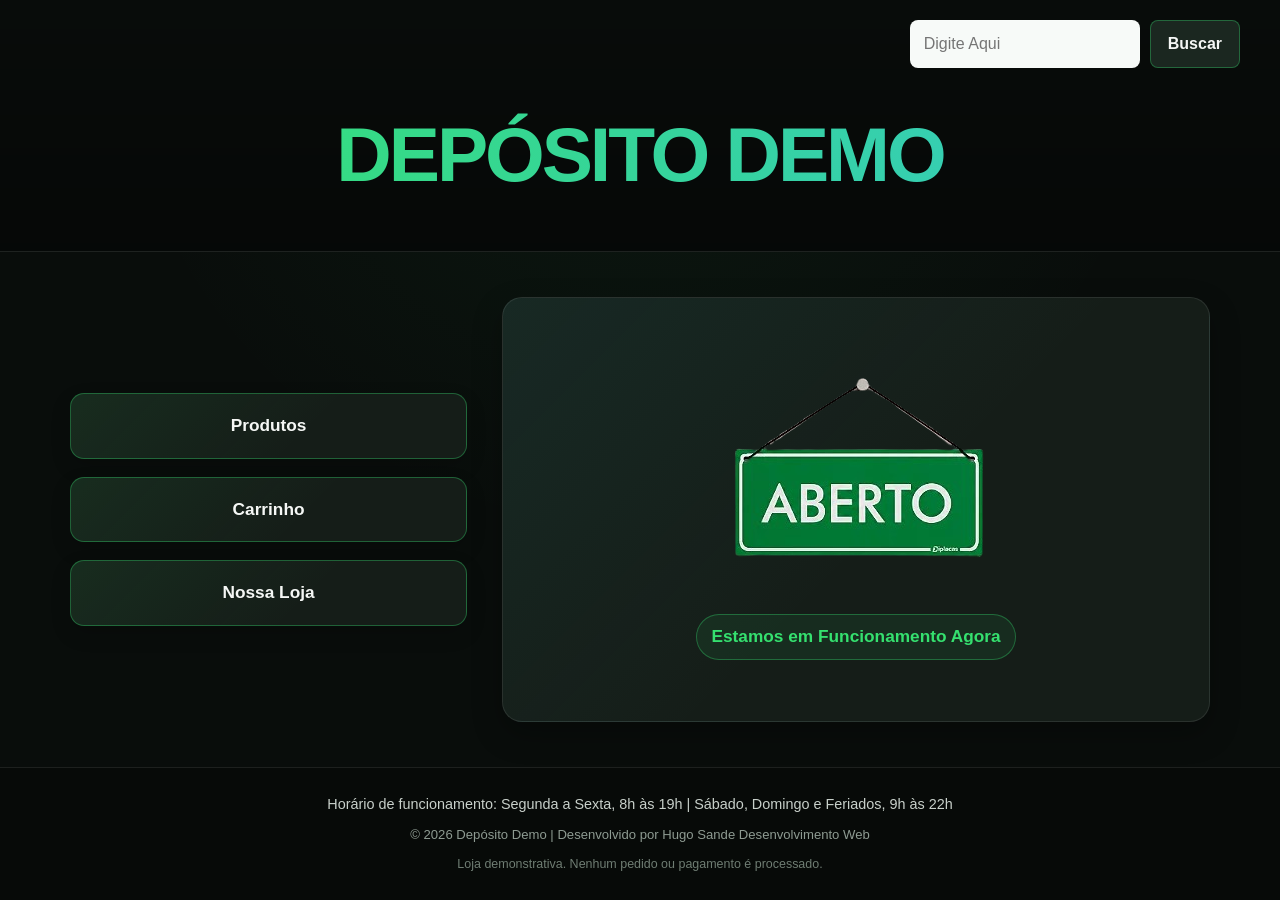
<file: index.html>
<!doctype html>
<html lang="pt-br">
  <head>
    <meta charset="UTF-8" />
    <meta http-equiv="X-UA-Compatible" content="IE=edge" />
    <meta name="viewport" content="width=device-width, initial-scale=1.0" />
    <meta name="description" content="Depósito de bebidas" />
    <meta
      name="keywords"
      content="Depósito de bebidas, Depósito, Bebidas, Cerveja, Refrigerante, Água, Suco"
    />
    <meta name="author" content="Hugo Sande Corrêa dos Santos" />
    <meta name="robots" content="noindex, nofollow" />
    <link rel="stylesheet" href="styles.css" />
    <title>Depósito Demo</title>
  </head>
  <body>
    <header>
      <div class="pesquisar-form">
        <form id="form-busca" action="#" method="get">
          <label for="busca" class="sr-only">Procurar no Site</label>
          <div class="search-wrapper">
            <input
              type="search"
              id="busca"
              name="q"
              placeholder="Digite Aqui"
              required
              autocomplete="off"
            />
            <div id="sugestoes" class="sugestoes"></div>
          </div>
          <button type="submit">Buscar</button>
        </form>
      </div>
      <h1>DEPÓSITO DEMO</h1>
    </header>
    <main id="main-content">
      <section id="menu">
        <nav class="btns">
          <a href="produtos.html">Produtos</a>
          <a href="carrinho.html">Carrinho</a>
          <a href="loja.html">Nossa Loja</a>
        </nav>
      </section>
      <aside id="status-loja">
        <img src="img/aberto.png" alt="Loja aberta" class="aberto-img" />
        <img src="img/fechado.png" alt="Loja fechada" class="fechado-img" />
        <h3 class="status-func">Estamos em Funcionamento Agora</h3>
      </aside>
    </main>
    <footer>
      <p class="horario-func">
        Horário de funcionamento: Segunda a Sexta, 8h às 19h | Sábado, Domingo e
        Feriados, 9h às 22h
      </p>
      <p class="copyright">
        &copy; 2026 Depósito Demo | Desenvolvido por Hugo Sande Desenvolvimento
        Web
      </p>
      <p class="aviso-demo">
        Loja demonstrativa. Nenhum pedido ou pagamento é processado.
      </p>
    </footer>
    <script src="script.js"></script>
  </body>
</html>
</file>
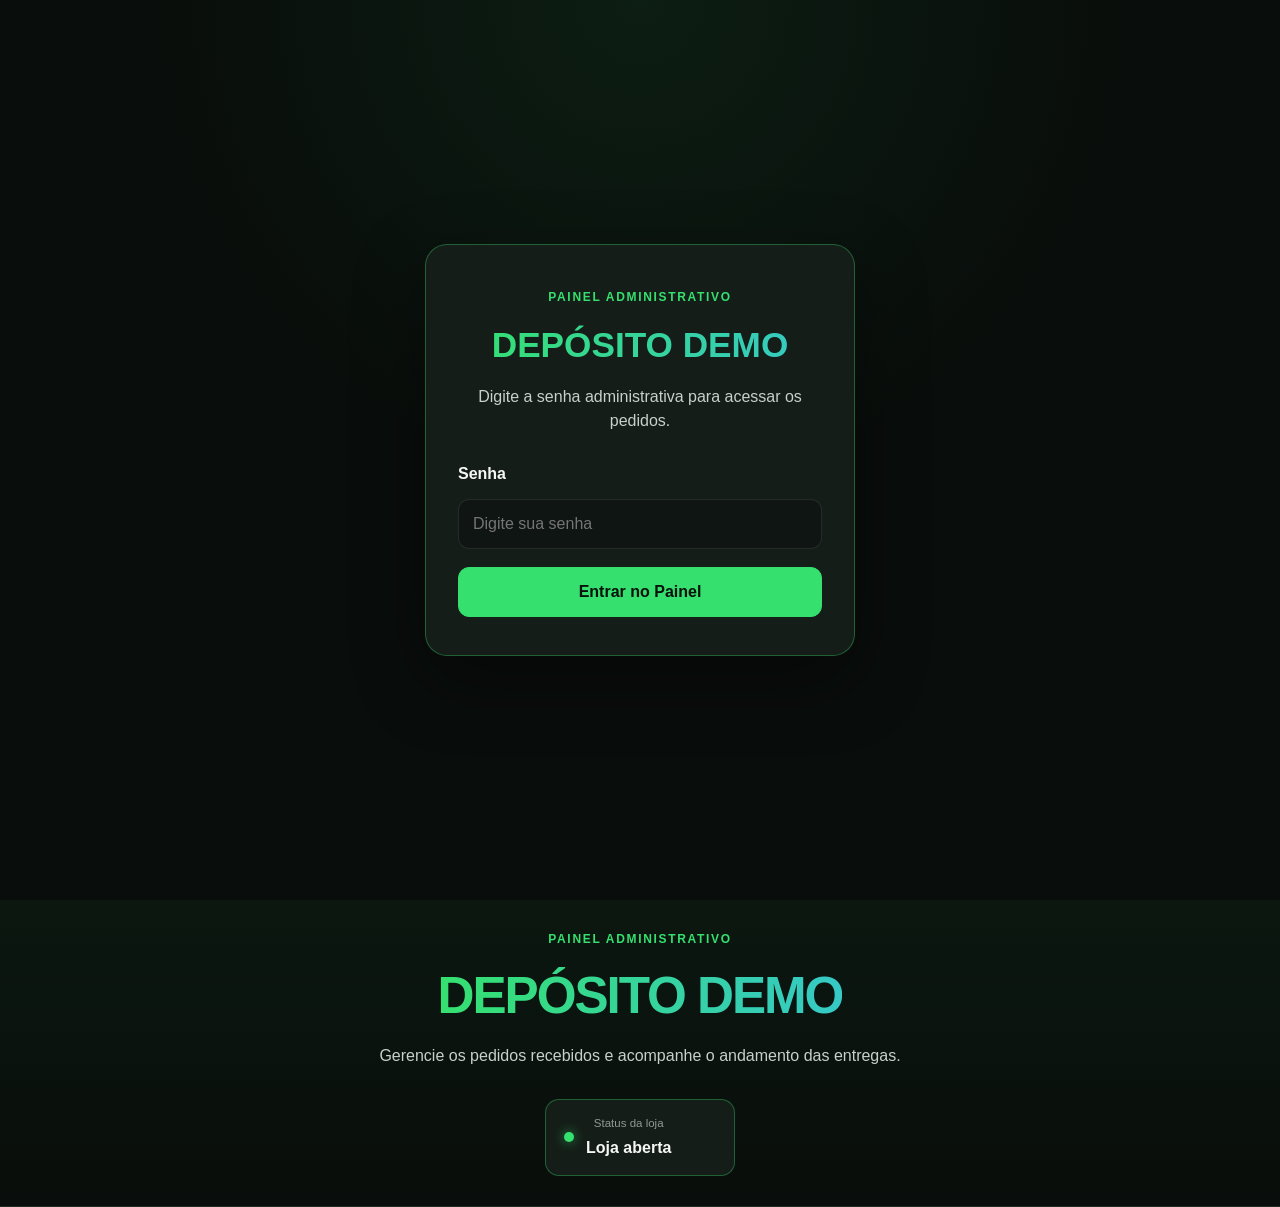
<file: admin.html>
<!doctype html>
<html lang="pt-br">
  <head>
    <meta charset="UTF-8" />
    <meta http-equiv="X-UA-Compatible" content="IE=edge" />
    <meta name="viewport" content="width=device-width, initial-scale=1.0" />

    <meta name="description" content="Painel administrativo - Depósito Demo" />

    <meta name="author" content="Hugo Sande Corrêa dos Santos" />
    <meta name="robots" content="noindex, nofollow" />

    <link rel="stylesheet" href="styles.css" />

    <title>Painel Administrativo | Depósito Demo</title>
  </head>

  <body class="body-admin">
    <header class="header-admin">
      <div class="header-admin-conteudo">
        <span class="admin-label">PAINEL ADMINISTRATIVO</span>
        <h1>DEPÓSITO DEMO</h1>

        <p>
          Gerencie os pedidos recebidos e acompanhe o andamento das entregas.
        </p>
      </div>

      <div class="admin-status-loja">
        <span class="admin-status-indicador"></span>

        <div>
          <span class="admin-status-legenda">Status da loja</span>
          <strong id="admin-status-loja">Loja aberta</strong>
        </div>
      </div>
    </header>

    <main id="main-admin">
      <!-- RESUMO OPERACIONAL -->
      <section class="admin-resumo">
        <div class="admin-resumo-card destaque">
          <span class="admin-resumo-label">Novos Pedidos</span>
          <strong id="qtd-pedidos-novos">0</strong>
          <span>Aguardando confirmação</span>
        </div>

        <div class="admin-resumo-card">
          <span class="admin-resumo-label">Em Preparo</span>
          <strong id="qtd-pedidos-preparo">0</strong>
          <span>Pedidos confirmados</span>
        </div>

        <div class="admin-resumo-card">
          <span class="admin-resumo-label">Em Entrega</span>
          <strong id="qtd-pedidos-entrega">0</strong>
          <span>A caminho do cliente</span>
        </div>

        <div class="admin-resumo-card">
          <span class="admin-resumo-label">Pedidos Ativos</span>
          <strong id="qtd-pedidos-ativos">0</strong>
          <span>Total em andamento</span>
        </div>
      </section>

      <!-- CABEÇALHO DA FILA -->
      <section class="admin-fila">
        <div class="admin-fila-topo">
          <div>
            <span class="admin-secao-label">PEDIDOS</span>
            <h2>Fila de Pedidos</h2>

            <p>Confira os dados antes de aceitar ou recusar um pedido.</p>
          </div>

          <div class="admin-atualizacao">
            <span class="admin-atualizacao-indicador"></span>
            <span>Atualização automática</span>
          </div>
        </div>

        <!--
          O JavaScript colocará os pedidos reais aqui.

          Os cards de exemplo abaixo servem para montarmos
          e visualizarmos o CSS antes da integração.
        -->
        <div id="fila-pedidos" class="fila-pedidos"></div>

        <!-- APARECE SE NÃO HOUVER PEDIDOS -->
        <div id="admin-sem-pedidos" class="admin-sem-pedidos" hidden>
          <div class="admin-sem-pedidos-icone">✓</div>

          <h3>Nenhum pedido aguardando</h3>

          <p>Os novos pedidos aparecerão automaticamente aqui.</p>
        </div>
      </section>
    </main>

    <!-- MODAL DE RECUSA -->
    <div id="modal-recusar-pedido" class="admin-modal" hidden>
      <div class="admin-modal-overlay"></div>

      <section
        class="admin-modal-conteudo"
        role="dialog"
        aria-modal="true"
        aria-labelledby="titulo-modal-recusa"
      >
        <button
          type="button"
          class="admin-modal-fechar"
          id="fechar-modal-recusa"
          aria-label="Fechar"
        >
          ×
        </button>

        <span class="admin-modal-label"> RECUSAR PEDIDO </span>

        <h2 id="titulo-modal-recusa">
          Por que o pedido não pode ser atendido?
        </h2>

        <p>
          O motivo informado será exibido para o cliente na tela de
          acompanhamento.
        </p>

        <div class="motivos-recusa">
          <label class="motivo-recusa-opcao">
            <input
              type="radio"
              name="motivo-recusa"
              value="Produto indisponível"
            />

            <span>Produto indisponível</span>
          </label>

          <label class="motivo-recusa-opcao">
            <input
              type="radio"
              name="motivo-recusa"
              value="Sem entregador disponível"
            />

            <span>Sem entregador disponível</span>
          </label>

          <label class="motivo-recusa-opcao">
            <input
              type="radio"
              name="motivo-recusa"
              value="Loja encerrando o atendimento"
            />

            <span>Loja encerrando o atendimento</span>
          </label>

          <label class="motivo-recusa-opcao">
            <input
              type="radio"
              name="motivo-recusa"
              value="Endereço fora da área de entrega"
            />

            <span>Endereço fora da área de entrega</span>
          </label>

          <label class="motivo-recusa-opcao">
            <input type="radio" name="motivo-recusa" value="outro" />

            <span>Outro motivo</span>
          </label>
        </div>

        <div class="campo-motivo-personalizado">
          <label for="motivo-recusa-texto"> Informe mais detalhes </label>

          <textarea
            id="motivo-recusa-texto"
            rows="4"
            maxlength="250"
            placeholder="Ex: Estamos sem Heineken Long Neck disponível no momento."
          ></textarea>

          <small> Esta mensagem será exibida para o cliente. </small>
        </div>

        <div class="admin-modal-acoes">
          <button
            type="button"
            class="btn-admin btn-admin-cancelar"
            id="cancelar-recusa"
          >
            Cancelar
          </button>

          <button
            type="button"
            class="btn-admin btn-admin-confirmar-recusa"
            id="confirmar-recusa"
          >
            Confirmar Recusa
          </button>
        </div>
      </section>
    </div>

    <!-- MODAL DE SAÍDA PARA ENTREGA -->
    <div id="modal-saida-entrega" class="admin-modal" hidden>
      <div class="admin-modal-overlay"></div>

      <section
        class="admin-modal-conteudo"
        role="dialog"
        aria-modal="true"
        aria-labelledby="titulo-modal-entrega"
      >
        <button
          type="button"
          class="admin-modal-fechar"
          id="fechar-modal-entrega"
          aria-label="Fechar"
        >
          ×
        </button>

        <span class="admin-modal-label"> SAÍDA PARA ENTREGA </span>

        <h2 id="titulo-modal-entrega">Informe a previsão de entrega</h2>

        <p>Essa previsão será mostrada automaticamente para o cliente.</p>

        <div class="campo-previsao-entrega">
          <label for="previsao-entrega"> Tempo estimado </label>

          <div class="input-previsao-wrapper">
            <input
              type="number"
              id="previsao-entrega"
              min="5"
              max="180"
              step="5"
              value="30"
            />

            <span>minutos</span>
          </div>
        </div>

        <div class="previsoes-rapidas">
          <button type="button" data-minutos="15">15 min</button>

          <button type="button" data-minutos="20">20 min</button>

          <button type="button" data-minutos="30">30 min</button>

          <button type="button" data-minutos="40">40 min</button>

          <button type="button" data-minutos="60">60 min</button>
        </div>

        <div class="admin-modal-acoes">
          <button
            type="button"
            class="btn-admin btn-admin-cancelar"
            id="cancelar-saida-entrega"
          >
            Cancelar
          </button>

          <button
            type="button"
            class="btn-admin btn-admin-confirmar-entrega"
            id="confirmar-saida-entrega"
          >
            Confirmar Saída
          </button>
        </div>
      </section>
    </div>

    <footer class="footer-admin">
      <p class="copyright">
        &copy; 2026 Depósito Demo | Desenvolvido por Hugo Sande Desenvolvimento
        Web
      </p>
    </footer>

    <script src="script.js"></script>
  </body>
</html>
</file>
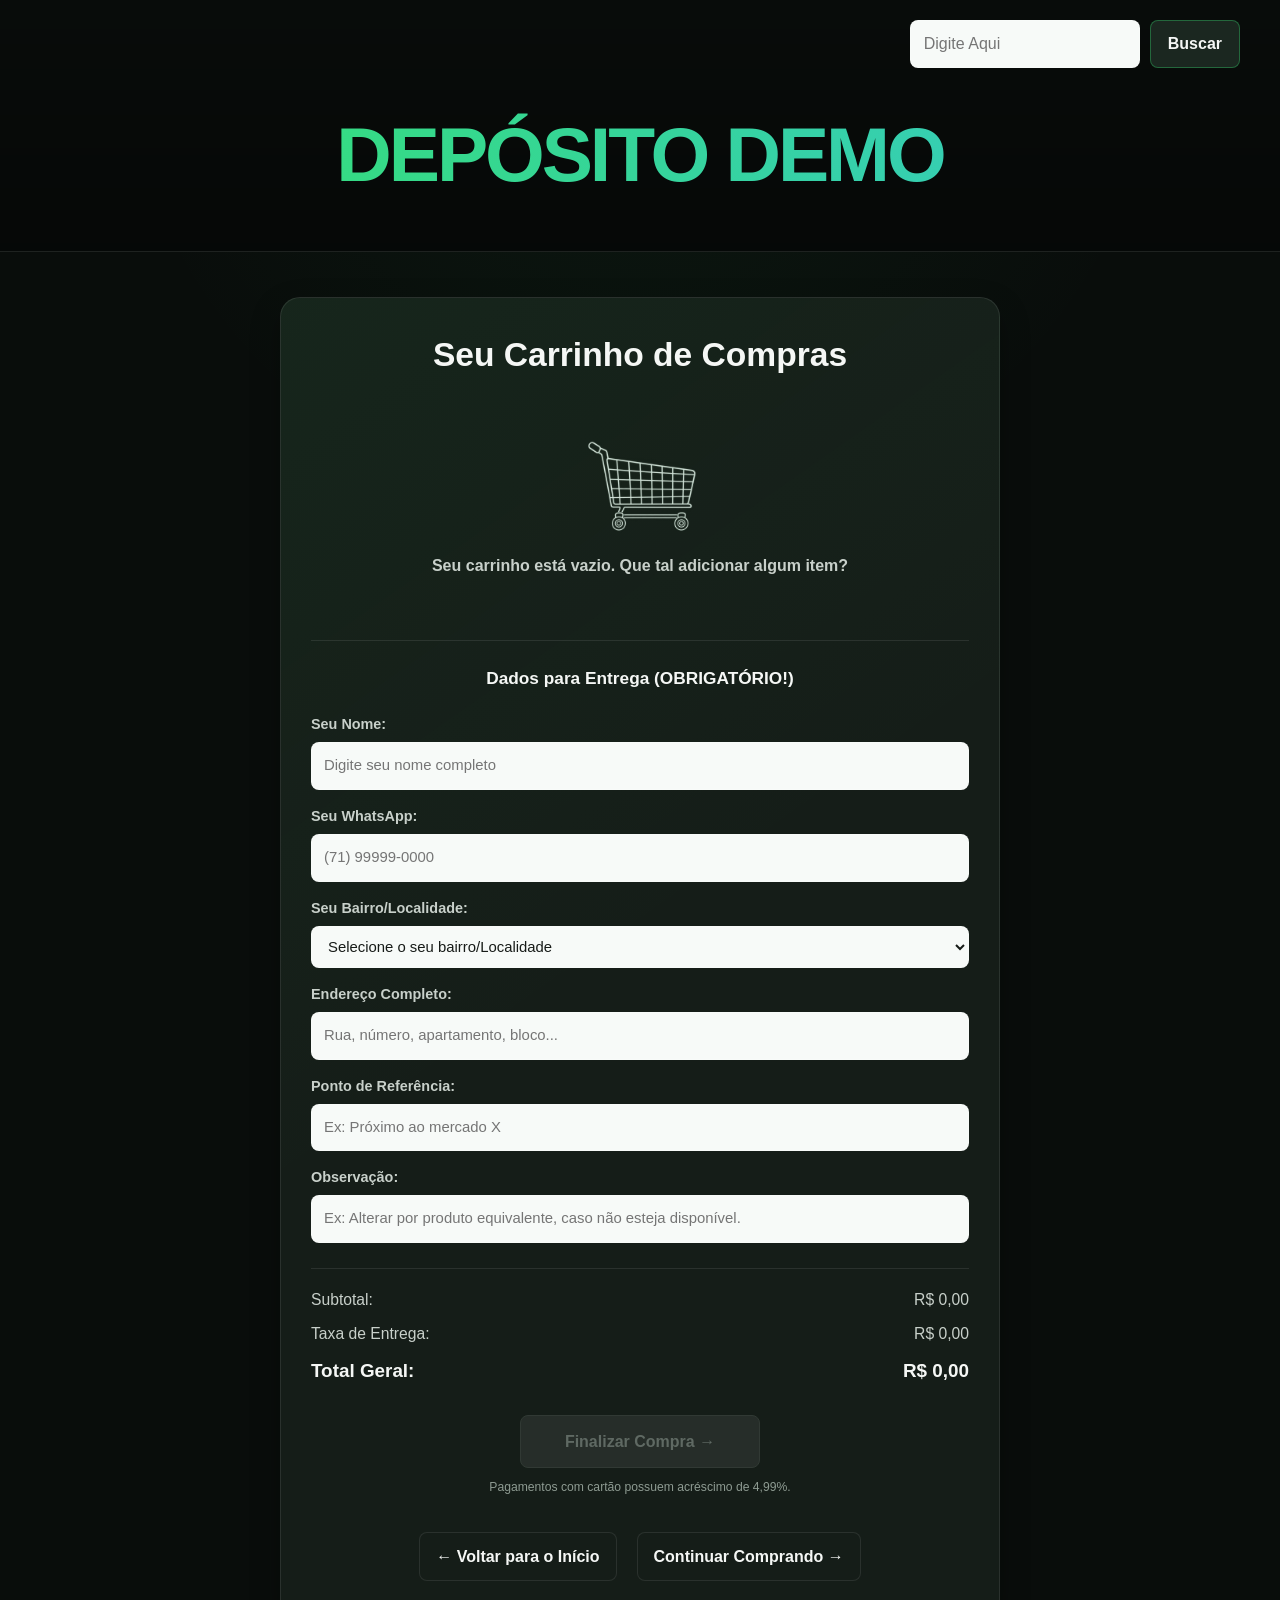
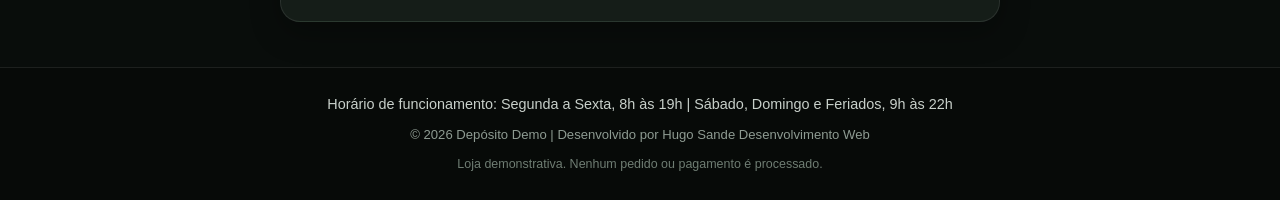
<file: carrinho.html>
<!doctype html>
<html lang="pt-br">
  <head>
    <meta charset="UTF-8" />
    <meta http-equiv="X-UA-Compatible" content="IE=edge" />
    <meta name="viewport" content="width=device-width, initial-scale=1.0" />
    <meta name="description" content="Depósito de bebidas" />
    <meta
      name="keywords"
      content="Depósito de bebidas, Depósito, Bebidas, Cerveja, Refrigerante, Água, Suco"
    />
    <meta name="author" content="Hugo Sande Corrêa dos Santos" />
    <meta name="robots" content="noindex, nofollow" />
    <link rel="stylesheet" href="styles.css" />
    <title>Depósito Demo</title>
  </head>
  <body>
    <header>
      <div class="pesquisar-form">
        <form id="form-busca" action="#" method="get">
          <label for="busca" class="sr-only">Procurar no Site</label>
          <div class="search-wrapper">
            <input
              type="search"
              id="busca"
              name="q"
              placeholder="Digite Aqui"
              required
              autocomplete="off"
            />
            <div id="sugestoes" class="sugestoes"></div>
          </div>
          <button type="submit">Buscar</button>
        </form>
      </div>
      <h1>DEPÓSITO DEMO</h1>
    </header>
    <main id="main-carrinho">
      <section class="secao-carrinho">
        <h2>Seu Carrinho de Compras</h2>
        <div id="itens-carrinho" class="itens-carrinho">
          <div class="carrinho-vazio">
            <img src="img/carrinho-de-compras.png" alt="Carrinho Vazio" />
            <p>Seu carrinho está vazio. Que tal adicionar algum item?</p>
          </div>
        </div>
        <div
          id="alerta-valor-minimo"
          class="alerta-bloqueio"
          style="display: none"
        >
          ⚠️ <strong>Pedido mínimo não atingido!</strong> O valor mínimo deve
          ser de, pelo menos, R$ 12,00 para entrega.
        </div>

        <div class="dados-entrega-container">
          <h3>Dados para Entrega (OBRIGATÓRIO!)</h3>
          <form id="form-dados-cliente">
            <div class="campo-grupo">
              <label for="cliente-nome">Seu Nome:</label>
              <input
                type="text"
                id="cliente-nome"
                placeholder="Digite seu nome completo"
                required
              />
            </div>

            <div class="campo-grupo">
              <label for="cliente-whats">Seu WhatsApp:</label>
              <input
                type="tel"
                id="cliente-whats"
                placeholder="(71) 99999-0000"
                required
              />
            </div>

            <div class="campo-grupo">
              <label for="cliente-bairro">Seu Bairro/Localidade:</label>
              <select id="cliente-bairro" required>
                <option value="" disabled selected>
                  Selecione o seu bairro/Localidade
                </option>

                <option value="centro">Centro</option>
                <option value="genaro">Genaro</option>
                <option value="garcia">Garcia</option>
                <option value="jardim-alvorada">Jardim Alvorada</option>
                <option value="nova">Nova Dias D'Ávila</option>
                <option value="urbis">Urbis</option>
                <option value="parque-capuame">Parque Capuame</option>
                <option value="parque-petropolis">Parque Petrópolis</option>

                <option value="fora-da-area">
                  Outro bairro/Localidade (Não listado acima)
                </option>
              </select>
            </div>

            <div
              id="alerta-regiao"
              class="alerta-bloqueio"
              style="display: none"
            >
              ⚠️ Infelizmente, nossa entrega própria ainda não atende à sua
              região.
            </div>

            <div class="campo-grupo">
              <label for="cliente-endereco">Endereço Completo:</label>
              <input
                type="text"
                id="cliente-endereco"
                placeholder="Rua, número, apartamento, bloco..."
                required
              />
            </div>

            <div class="campo-grupo">
              <label for="cliente-referencia">Ponto de Referência:</label>
              <input
                type="text"
                id="cliente-referencia"
                placeholder="Ex: Próximo ao mercado X"
              />
            </div>
            <div class="campo-grupo">
              <label for="cliente-observacao">Observação:</label>
              <input
                type="text"
                id="cliente-observacao"
                placeholder="Ex: Alterar por produto equivalente, caso não esteja disponível."
              />
            </div>
          </form>
        </div>

        <!-- AREA 2: Resumo de Valores -->
        <div class="resumo-carrinho">
          <div class="linha-resumo">
            <span>Subtotal:</span>
            <span id="subtotal-valor">R$ 0,00</span>
          </div>

          <div class="linha-resumo">
            <span>Taxa de Entrega:</span>
            <span id="taxa-valor">R$ 0,00</span>
          </div>

          <div class="linha-resumo total">
            <span>Total Geral:</span>
            <span id="total-valor">R$ 0,00</span>
          </div>
        </div>

        <!-- AREA 3: Botões de Ação Atualizados -->
        <div class="botoes-carrinho">
          <button id="btn-ir-pagamento" class="btn-finalizar">
            Finalizar Compra →
          </button>

          <small class="aviso-taxa-cartao">
            Pagamentos com cartão possuem acréscimo de 4,99%.
          </small>
        </div>

        <div class="btn-voltarcontainer">
          <a href="index.html" class="btn-voltar">← Voltar para o Início</a>
          <a href="produtos.html" class="btn-voltar">Continuar Comprando →</a>
        </div>
      </section>
    </main>
    <footer>
      <p class="horario-func">
        Horário de funcionamento: Segunda a Sexta, 8h às 19h | Sábado, Domingo e
        Feriados, 9h às 22h
      </p>
      <p class="copyright">
        &copy; 2026 Depósito Demo | Desenvolvido por Hugo Sande Desenvolvimento
        Web
      </p>
      <p class="aviso-demo">
        Loja demonstrativa. Nenhum pedido ou pagamento é processado.
      </p>
    </footer>
    <script src="script.js"></script>
  </body>
</html>
</file>
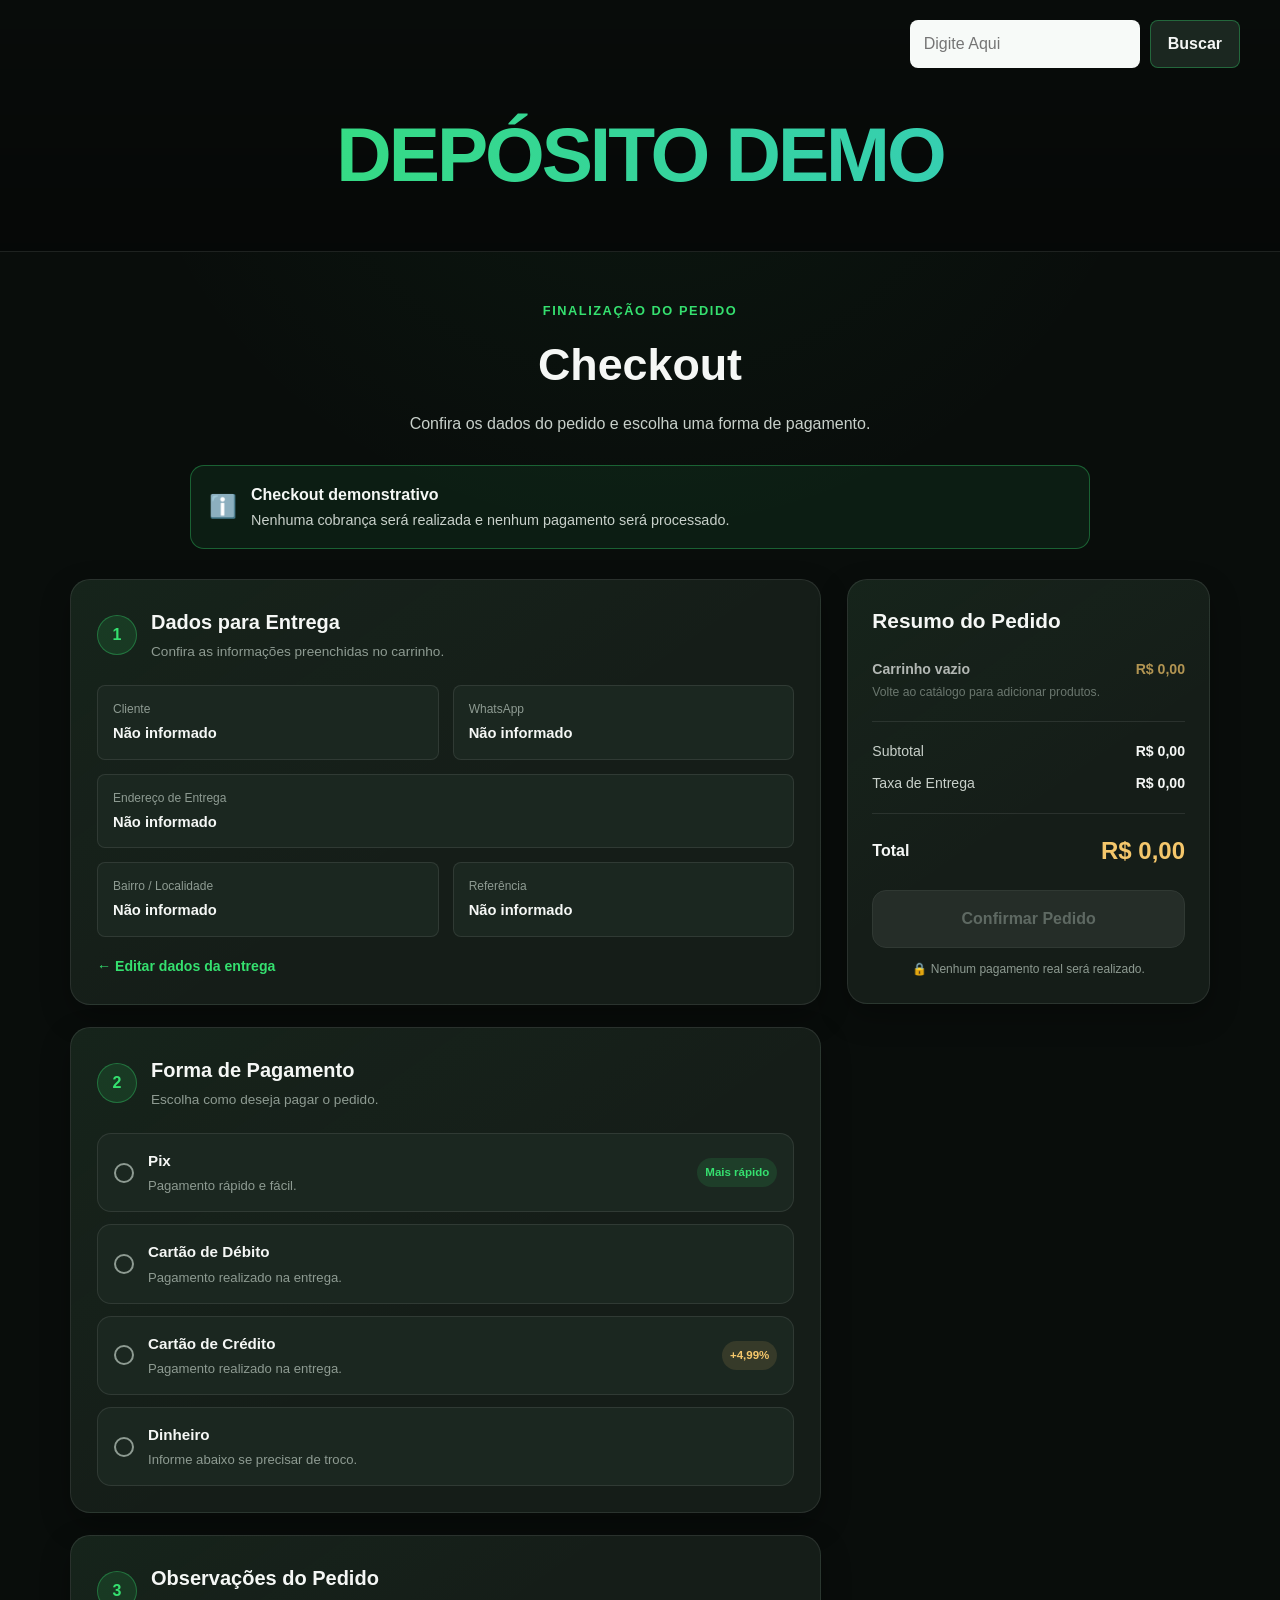
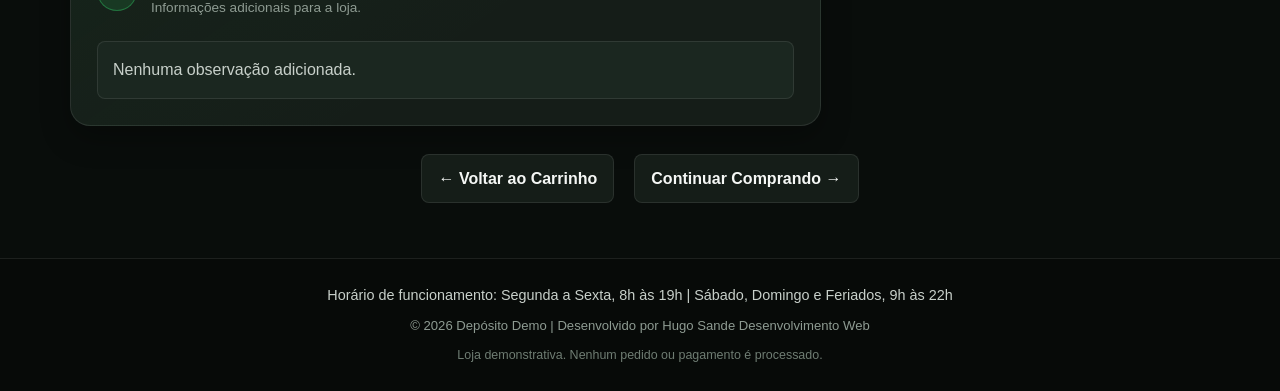
<file: checkout.html>
<!doctype html>
<html lang="pt-br">
  <head>
    <meta charset="UTF-8" />
    <meta http-equiv="X-UA-Compatible" content="IE=edge" />
    <meta name="viewport" content="width=device-width, initial-scale=1.0" />
    <meta name="description" content="Depósito de bebidas" />
    <meta
      name="keywords"
      content="Depósito de bebidas, Depósito, Bebidas, Cerveja, Refrigerante, Água, Suco"
    />
    <meta name="author" content="Hugo Sande Corrêa dos Santos" />
    <meta name="robots" content="noindex, nofollow" />
    <link rel="stylesheet" href="styles.css" />
    <title>Depósito Demo</title>
  </head>
  <body>
    <header>
      <div class="pesquisar-form">
        <form id="form-busca" action="#" method="get">
          <label for="busca" class="sr-only">Procurar no Site</label>
          <div class="search-wrapper">
            <input
              type="search"
              id="busca"
              name="q"
              placeholder="Digite Aqui"
              required
              autocomplete="off"
            />
            <div id="sugestoes" class="sugestoes"></div>
          </div>
          <button type="submit">Buscar</button>
        </form>
      </div>
      <h1>DEPÓSITO DEMO</h1>
    </header>
    <main id="main-checkout">
      <section class="checkout-container">
        <!-- CABEÇALHO -->
        <div class="checkout-intro">
          <span class="checkout-etiqueta">FINALIZAÇÃO DO PEDIDO</span>
          <h2>Checkout</h2>
          <p>Confira os dados do pedido e escolha uma forma de pagamento.</p>
        </div>

        <!-- AVISO DE DEMONSTRAÇÃO -->
        <div class="checkout-aviso">
          <span class="checkout-aviso-icone">ℹ️</span>

          <div>
            <strong>Checkout demonstrativo</strong>
            <p>
              Nenhuma cobrança será realizada e nenhum pagamento será
              processado.
            </p>
          </div>
        </div>

        <div class="checkout-grid">
          <!-- COLUNA ESQUERDA -->
          <div class="checkout-principal">
            <!-- DADOS DO CLIENTE -->
            <section class="checkout-card">
              <div class="checkout-card-titulo">
                <span class="checkout-numero">1</span>

                <div>
                  <h3>Dados para Entrega</h3>
                  <p>Confira as informações preenchidas no carrinho.</p>
                </div>
              </div>

              <div class="dados-checkout">
                <div class="dado-item">
                  <span>Cliente</span>
                  <strong id="checkout-nome">Nome do cliente</strong>
                </div>

                <div class="dado-item">
                  <span>WhatsApp</span>
                  <strong id="checkout-whatsapp">(00) 00000-0000</strong>
                </div>

                <div class="dado-item dado-completo">
                  <span>Endereço de Entrega</span>
                  <strong id="checkout-endereco">
                    Endereço informado pelo cliente
                  </strong>
                </div>

                <div class="dado-item">
                  <span>Bairro / Localidade</span>
                  <strong id="checkout-bairro">Localidade</strong>
                </div>

                <div class="dado-item">
                  <span>Referência</span>
                  <strong id="checkout-referencia">Não informado</strong>
                </div>
              </div>

              <a href="carrinho.html" class="btn-editar-dados">
                ← Editar dados da entrega
              </a>
            </section>

            <!-- FORMA DE PAGAMENTO -->
            <section class="checkout-card">
              <div class="checkout-card-titulo">
                <span class="checkout-numero">2</span>

                <div>
                  <h3>Forma de Pagamento</h3>
                  <p>Escolha como deseja pagar o pedido.</p>
                </div>
              </div>

              <div class="formas-pagamento">
                <!-- PIX -->
                <label class="pagamento-opcao">
                  <input type="radio" name="forma-pagamento" value="pix" />

                  <span class="pagamento-radio"></span>

                  <div class="pagamento-info">
                    <strong>Pix</strong>
                    <span>Pagamento rápido e fácil.</span>
                  </div>

                  <span class="pagamento-tag">Mais rápido</span>
                </label>

                <!-- DÉBITO -->
                <label class="pagamento-opcao">
                  <input type="radio" name="forma-pagamento" value="debito" />

                  <span class="pagamento-radio"></span>

                  <div class="pagamento-info">
                    <strong>Cartão de Débito</strong>
                    <span>Pagamento realizado na entrega.</span>
                  </div>
                </label>

                <!-- CRÉDITO -->
                <label class="pagamento-opcao">
                  <input type="radio" name="forma-pagamento" value="credito" />

                  <span class="pagamento-radio"></span>

                  <div class="pagamento-info">
                    <strong>Cartão de Crédito</strong>
                    <span> Pagamento realizado na entrega. </span>
                  </div>

                  <span class="pagamento-taxa">+4,99%</span>
                </label>

                <!-- DINHEIRO -->
                <label class="pagamento-opcao">
                  <input type="radio" name="forma-pagamento" value="dinheiro" />

                  <span class="pagamento-radio"></span>

                  <div class="pagamento-info">
                    <strong>Dinheiro</strong>
                    <span>Informe abaixo se precisar de troco.</span>
                  </div>
                </label>
              </div>

              <!-- TROCO -->
              <div id="area-troco" class="area-troco">
                <label for="troco"> Precisa de troco? </label>

                <input
                  type="number"
                  id="troco"
                  name="troco"
                  min="0"
                  step="0.01"
                  placeholder="Ex.: 100,00"
                />

                <small> Deixe em branco caso não precise de troco. </small>
              </div>
            </section>

            <!-- OBSERVAÇÃO -->
            <section class="checkout-card">
              <div class="checkout-card-titulo">
                <span class="checkout-numero">3</span>

                <div>
                  <h3>Observações do Pedido</h3>
                  <p>Informações adicionais para a loja.</p>
                </div>
              </div>

              <div class="checkout-observacao">
                <p id="checkout-observacao">Nenhuma observação adicionada.</p>
              </div>
            </section>
          </div>

          <!-- COLUNA DIREITA -->
          <aside class="checkout-resumo">
            <div class="resumo-checkout-card">
              <h3>Resumo do Pedido</h3>

              <!-- PRODUTOS INSERIDOS PELO JAVASCRIPT -->
              <div id="checkout-itens" class="checkout-itens">
                <div class="checkout-item exemplo-item">
                  <div>
                    <strong>Produto demonstrativo</strong>
                    <span>1 unidade</span>
                  </div>

                  <strong>R$ 0,00</strong>
                </div>
              </div>

              <div class="checkout-divisor"></div>

              <div class="checkout-valor">
                <span>Subtotal</span>
                <strong id="checkout-subtotal">R$ 0,00</strong>
              </div>

              <div class="checkout-valor">
                <span>Taxa de Entrega</span>
                <strong id="checkout-taxa-entrega">R$ 0,00</strong>
              </div>

              <div id="linha-taxa-cartao" class="checkout-valor taxa-cartao">
                <span>Taxa do Cartão</span>
                <strong id="checkout-taxa-cartao">R$ 0,00</strong>
              </div>

              <div class="checkout-divisor"></div>

              <div class="checkout-total">
                <span>Total</span>
                <strong id="checkout-total">R$ 0,00</strong>
              </div>

              <button
                type="button"
                id="btn-confirmar-pedido"
                class="btn-confirmar-pedido"
                disabled
              >
                Confirmar Pedido
              </button>

              <p class="checkout-seguranca">
                🔒 Nenhum pagamento real será realizado.
              </p>
            </div>
          </aside>
        </div>

        <!-- NAVEGAÇÃO -->
        <div class="btn-voltarcontainer checkout-navegacao">
          <a href="carrinho.html" class="btn-voltar"> ← Voltar ao Carrinho </a>

          <a href="produtos.html" class="btn-voltar"> Continuar Comprando → </a>
        </div>
      </section>
    </main>
    <footer>
      <p class="horario-func">
        Horário de funcionamento: Segunda a Sexta, 8h às 19h | Sábado, Domingo e
        Feriados, 9h às 22h
      </p>
      <p class="copyright">
        &copy; 2026 Depósito Demo | Desenvolvido por Hugo Sande Desenvolvimento
        Web
      </p>
      <p class="aviso-demo">
        Loja demonstrativa. Nenhum pedido ou pagamento é processado.
      </p>
    </footer>
    <script src="script.js"></script>
  </body>
</html>
</file>
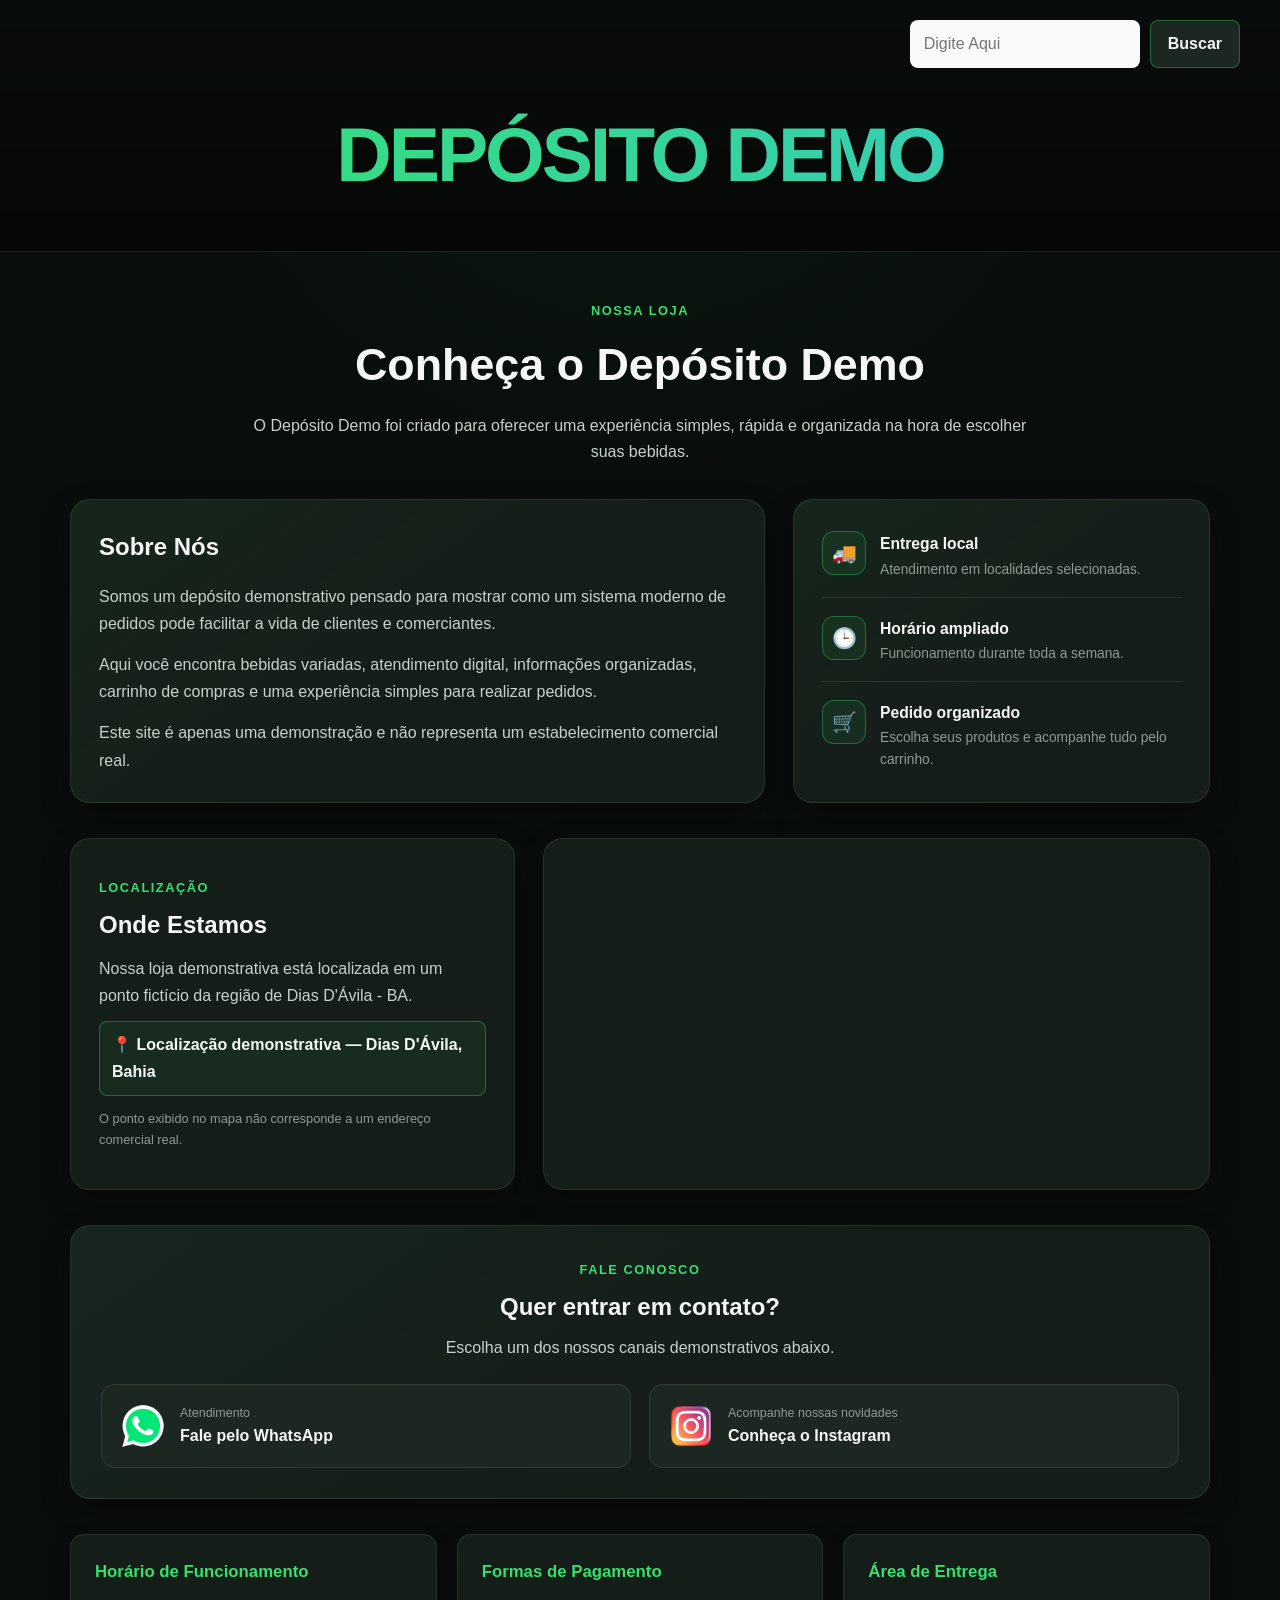
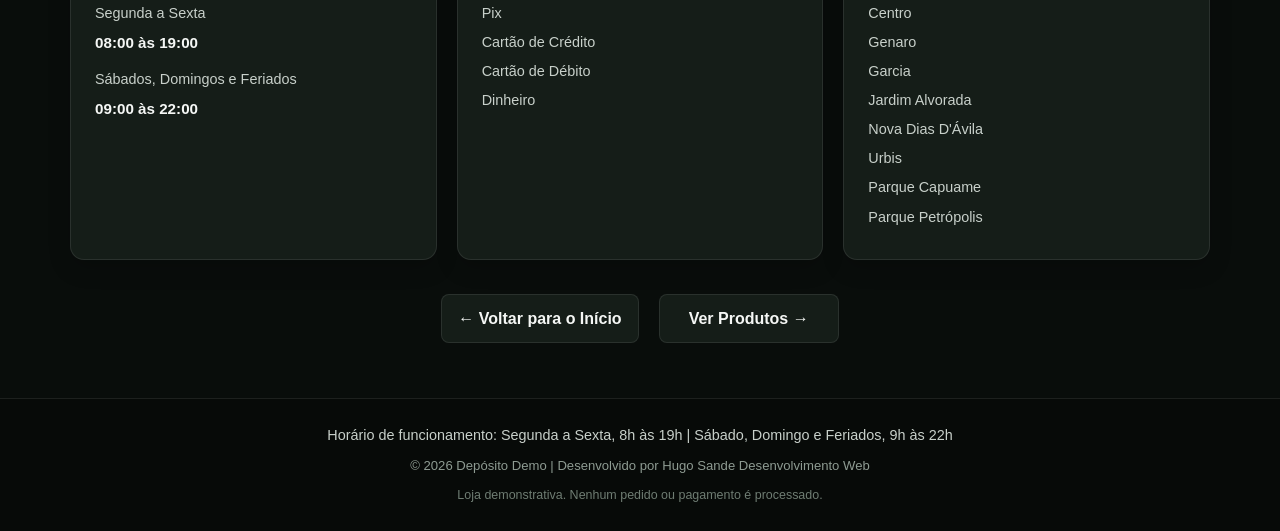
<file: loja.html>
<!doctype html>
<html lang="pt-br">
  <head>
    <meta charset="UTF-8" />
    <meta http-equiv="X-UA-Compatible" content="IE=edge" />
    <meta name="viewport" content="width=device-width, initial-scale=1.0" />
    <meta name="description" content="Depósito de bebidas" />
    <meta
      name="keywords"
      content="Depósito de bebidas, Depósito, Bebidas, Cerveja, Refrigerante, Água, Suco"
    />
    <meta name="author" content="Hugo Sande Corrêa dos Santos" />
    <meta name="robots" content="noindex, nofollow" />
    <link rel="stylesheet" href="styles.css" />
    <title>Depósito Demo</title>
  </head>
  <body>
    <header>
      <div class="pesquisar-form">
        <form id="form-busca" action="#" method="get">
          <label for="busca" class="sr-only">Procurar no Site</label>
          <div class="search-wrapper">
            <input
              type="search"
              id="busca"
              name="q"
              placeholder="Digite Aqui"
              required
              autocomplete="off"
            />
            <div id="sugestoes" class="sugestoes"></div>
          </div>
          <button type="submit">Buscar</button>
        </form>
      </div>
      <h1>DEPÓSITO DEMO</h1>
    </header>
    <main id="main-loja">
      <section class="loja-container">
        <div class="loja-intro">
          <span class="loja-etiqueta">NOSSA LOJA</span>
          <h2>Conheça o Depósito Demo</h2>
          <p>
            O Depósito Demo foi criado para oferecer uma experiência simples,
            rápida e organizada na hora de escolher suas bebidas.
          </p>
        </div>

        <section class="sobre-loja">
          <div class="sobre-texto">
            <h3>Sobre Nós</h3>

            <p>
              Somos um depósito demonstrativo pensado para mostrar como um
              sistema moderno de pedidos pode facilitar a vida de clientes e
              comerciantes.
            </p>

            <p>
              Aqui você encontra bebidas variadas, atendimento digital,
              informações organizadas, carrinho de compras e uma experiência
              simples para realizar pedidos.
            </p>

            <p>
              Este site é apenas uma demonstração e não representa um
              estabelecimento comercial real.
            </p>
          </div>

          <div class="loja-destaques">
            <div class="destaque-item">
              <span class="destaque-icone">🚚</span>
              <div>
                <strong>Entrega local</strong>
                <p>Atendimento em localidades selecionadas.</p>
              </div>
            </div>

            <div class="destaque-item">
              <span class="destaque-icone">🕒</span>
              <div>
                <strong>Horário ampliado</strong>
                <p>Funcionamento durante toda a semana.</p>
              </div>
            </div>

            <div class="destaque-item">
              <span class="destaque-icone">🛒</span>
              <div>
                <strong>Pedido organizado</strong>
                <p>Escolha seus produtos e acompanhe tudo pelo carrinho.</p>
              </div>
            </div>
          </div>
        </section>

        <section class="loja-localizacao">
          <div class="localizacao-info">
            <span class="loja-etiqueta">LOCALIZAÇÃO</span>
            <h3>Onde Estamos</h3>

            <p>
              Nossa loja demonstrativa está localizada em um ponto fictício da
              região de Dias D'Ávila - BA.
            </p>

            <p class="endereco-demo">
              📍 Localização demonstrativa — Dias D'Ávila, Bahia
            </p>

            <p class="texto-demo">
              O ponto exibido no mapa não corresponde a um endereço comercial
              real.
            </p>
          </div>

          <div class="mapa-container">
            <iframe
              src="https://www.google.com/maps?q=-12.6085,-38.2965&z=14&output=embed"
              width="100%"
              height="350"
              style="border: 0"
              allowfullscreen=""
              loading="lazy"
              referrerpolicy="no-referrer-when-downgrade"
              title="Mapa demonstrativo da loja"
            ></iframe>
          </div>
        </section>

        <section class="loja-contato">
          <div class="contato-cabecalho">
            <span class="loja-etiqueta">FALE CONOSCO</span>
            <h3>Quer entrar em contato?</h3>

            <p>Escolha um dos nossos canais demonstrativos abaixo.</p>
          </div>

          <div class="contato-botoes">
            <a
              href="https://wa.me/5571983413594"
              class="btn-social btn-whatsapp"
              aria-label="Entrar em contato pelo WhatsApp"
            >
              <img src="img/whatsapp.png" alt="WhatsApp" class="social-icone" />

              <div class="social-texto">
                <span>Atendimento</span>
                <strong>Fale pelo WhatsApp</strong>
              </div>
            </a>

            <a
              href="https://www.instagram.com/"
              class="btn-social btn-instagram"
              aria-label="Conhecer o Instagram"
            >
              <img
                src="img/instagram.png"
                alt="Instagram"
                class="social-icone"
              />

              <div class="social-texto">
                <span>Acompanhe nossas novidades</span>
                <strong>Conheça o Instagram</strong>
              </div>
            </a>
          </div>
        </section>

        <section class="loja-informacoes">
          <div class="info-card">
            <h4>Horário de Funcionamento</h4>

            <p>Segunda a Sexta</p>
            <strong>08:00 às 19:00</strong>

            <p>Sábados, Domingos e Feriados</p>
            <strong>09:00 às 22:00</strong>
          </div>

          <div class="info-card">
            <h4>Formas de Pagamento</h4>

            <p>Pix</p>
            <p>Cartão de Crédito</p>
            <p>Cartão de Débito</p>
            <p>Dinheiro</p>
          </div>

          <div class="info-card">
            <h4>Área de Entrega</h4>

            <p>Centro</p>
            <p>Genaro</p>
            <p>Garcia</p>
            <p>Jardim Alvorada</p>
            <p>Nova Dias D'Ávila</p>
            <p>Urbis</p>
            <p>Parque Capuame</p>
            <p>Parque Petrópolis</p>
          </div>
        </section>

        <div class="btn-voltarcontainer">
          <a href="index.html" class="btn-voltar"> ← Voltar para o Início </a>

          <a href="produtos.html" class="btn-voltar"> Ver Produtos → </a>
        </div>
      </section>
    </main>
    <footer>
      <p class="horario-func">
        Horário de funcionamento: Segunda a Sexta, 8h às 19h | Sábado, Domingo e
        Feriados, 9h às 22h
      </p>
      <p class="copyright">
        &copy; 2026 Depósito Demo | Desenvolvido por Hugo Sande Desenvolvimento
        Web
      </p>
      <p class="aviso-demo">
        Loja demonstrativa. Nenhum pedido ou pagamento é processado.
      </p>
    </footer>
    <script src="script.js"></script>
  </body>
</html>
</file>
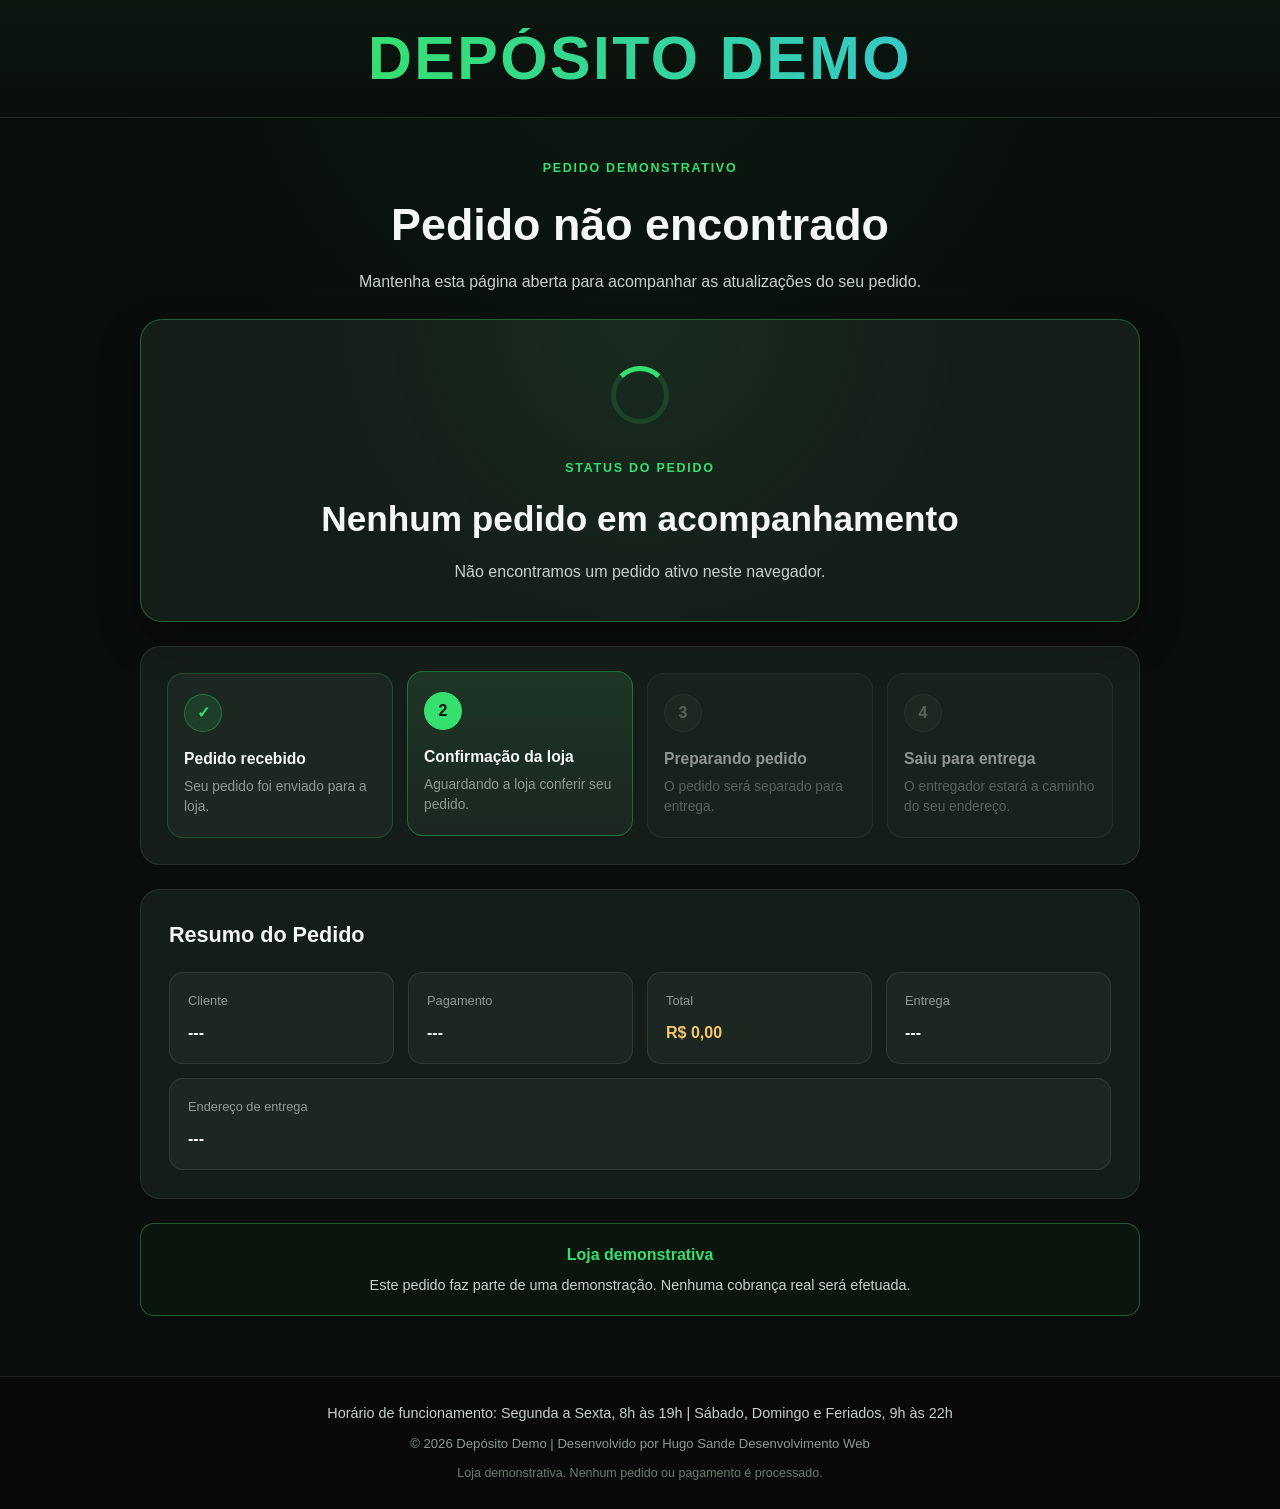
<file: pedido.html>
<!doctype html>
<html lang="pt-br">
  <head>
    <meta charset="UTF-8" />
    <meta http-equiv="X-UA-Compatible" content="IE=edge" />
    <meta name="viewport" content="width=device-width, initial-scale=1.0" />

    <meta
      name="description"
      content="Acompanhamento de pedido - Depósito Demo"
    />

    <meta name="author" content="Hugo Sande Corrêa dos Santos" />
    <meta name="robots" content="noindex, nofollow" />

    <link rel="stylesheet" href="styles.css" />

    <title>Acompanhar Pedido | Depósito Demo</title>
  </head>

  <body>
    <header class="header-pedido">
      <h1>DEPÓSITO DEMO</h1>
    </header>

    <main id="main-pedido">
      <section class="pedido-container">
        <!-- Cabeçalho do pedido -->
        <div class="pedido-topo">
          <span class="pedido-label">PEDIDO DEMONSTRATIVO</span>

          <h2 id="pedido-numero">Pedido #----</h2>

          <p class="pedido-permanencia">
            Mantenha esta página aberta para acompanhar as atualizações do seu
            pedido.
          </p>
        </div>

        <!-- Status principal -->
        <div class="pedido-status-card" id="pedido-status-card">
          <div class="status-icone-container">
            <div id="pedido-status-icone" class="pedido-spinner"></div>
          </div>

          <span class="status-legenda">STATUS DO PEDIDO</span>

          <h2 id="pedido-status-titulo">Aguardando confirmação da loja</h2>

          <p id="pedido-status-descricao">
            Seu pedido foi recebido. Aguarde alguns minutos enquanto a loja
            verifica a disponibilidade dos produtos e da entrega.
          </p>
        </div>

        <!-- Linha do tempo -->
        <div class="pedido-timeline">
          <div
            class="timeline-etapa concluida"
            id="etapa-recebido"
            data-etapa="recebido"
          >
            <div class="timeline-icone">✓</div>

            <div class="timeline-texto">
              <strong>Pedido recebido</strong>
              <span>Seu pedido foi enviado para a loja.</span>
            </div>
          </div>

          <div
            class="timeline-etapa ativa"
            id="etapa-confirmacao"
            data-etapa="confirmacao"
          >
            <div class="timeline-icone">2</div>

            <div class="timeline-texto">
              <strong>Confirmação da loja</strong>
              <span>Aguardando a loja conferir seu pedido.</span>
            </div>
          </div>

          <div class="timeline-etapa" id="etapa-preparo" data-etapa="preparo">
            <div class="timeline-icone">3</div>

            <div class="timeline-texto">
              <strong>Preparando pedido</strong>
              <span>O pedido será separado para entrega.</span>
            </div>
          </div>

          <div class="timeline-etapa" id="etapa-entrega" data-etapa="entrega">
            <div class="timeline-icone">4</div>

            <div class="timeline-texto">
              <strong>Saiu para entrega</strong>
              <span>O entregador estará a caminho do seu endereço.</span>
            </div>
          </div>
        </div>

        <!-- Resumo -->
        <section class="pedido-resumo">
          <h3>Resumo do Pedido</h3>

          <div class="pedido-resumo-grid">
            <div class="pedido-resumo-item">
              <span>Cliente</span>
              <strong id="pedido-cliente">---</strong>
            </div>

            <div class="pedido-resumo-item">
              <span>Pagamento</span>
              <strong id="pedido-pagamento">---</strong>
            </div>

            <div class="pedido-resumo-item">
              <span>Total</span>
              <strong id="pedido-total">R$ 0,00</strong>
            </div>

            <div class="pedido-resumo-item">
              <span>Entrega</span>
              <strong id="pedido-bairro">---</strong>
            </div>
          </div>

          <div class="pedido-endereco">
            <span>Endereço de entrega</span>
            <strong id="pedido-endereco">---</strong>
          </div>
        </section>

        <!-- Área exibida somente se o pedido for recusado -->
        <section class="pedido-recusado" id="pedido-recusado" hidden>
          <div class="pedido-recusado-icone">!</div>

          <h2>Não foi possível confirmar seu pedido</h2>

          <p>A loja informou o seguinte motivo:</p>

          <div class="motivo-rejeicao">
            <strong id="pedido-motivo-rejeicao"> Motivo não informado. </strong>
          </div>

          <p>
            Você pode conversar diretamente com a loja para verificar outras
            opções.
          </p>

          <a
            href="https://wa.me/5571983413594?text=Olá!%20Meu%20pedido%20não%20pôde%20ser%20confirmado%20pelo%20site.%20Gostaria%20de%20verificar%20se%20há%20outra%20forma%20de%20realizar%20o%20pedido.%20Poderia%20me%20ajudar?"
            target="_blank"
            rel="noopener noreferrer"
            id="btn-whatsapp-pedido"
            class="btn-whatsapp-pedido"
            ><img src="img/whatsapp.png" alt="WhatsApp" class="social-icone" />
            Falar pelo WhatsApp
          </a>

          <a href="index.html" class="btn-voltar"> ← Voltar ao início </a>
        </section>

        <!-- Área exibida quando sair para entrega -->
        <section class="pedido-entrega-info" id="pedido-entrega-info" hidden>
          <span class="pedido-entrega-icone">🛵</span>

          <div>
            <h2>Seu pedido está a caminho!</h2>

            <p>O entregador já saiu para realizar sua entrega.</p>

            <p class="previsao-entrega">
              Previsão informada pela loja:
              <strong id="pedido-previsao-entrega">-- minutos</strong>
            </p>
            <a href="index.html" class="btn-voltar"> ← Voltar ao início </a>
          </div>
        </section>

        <!-- Aviso da demonstração -->
        <div class="pedido-aviso-demo">
          <strong>Loja demonstrativa</strong>

          <p>
            Este pedido faz parte de uma demonstração. Nenhuma cobrança real
            será efetuada.
          </p>
        </div>
      </section>
    </main>

    <footer>
      <p class="horario-func">
        Horário de funcionamento: Segunda a Sexta, 8h às 19h | Sábado, Domingo e
        Feriados, 9h às 22h
      </p>

      <p class="copyright">
        &copy; 2026 Depósito Demo | Desenvolvido por Hugo Sande Desenvolvimento
        Web
      </p>

      <p class="aviso-demo">
        Loja demonstrativa. Nenhum pedido ou pagamento é processado.
      </p>
    </footer>

    <script src="script.js"></script>
  </body>
</html>
</file>
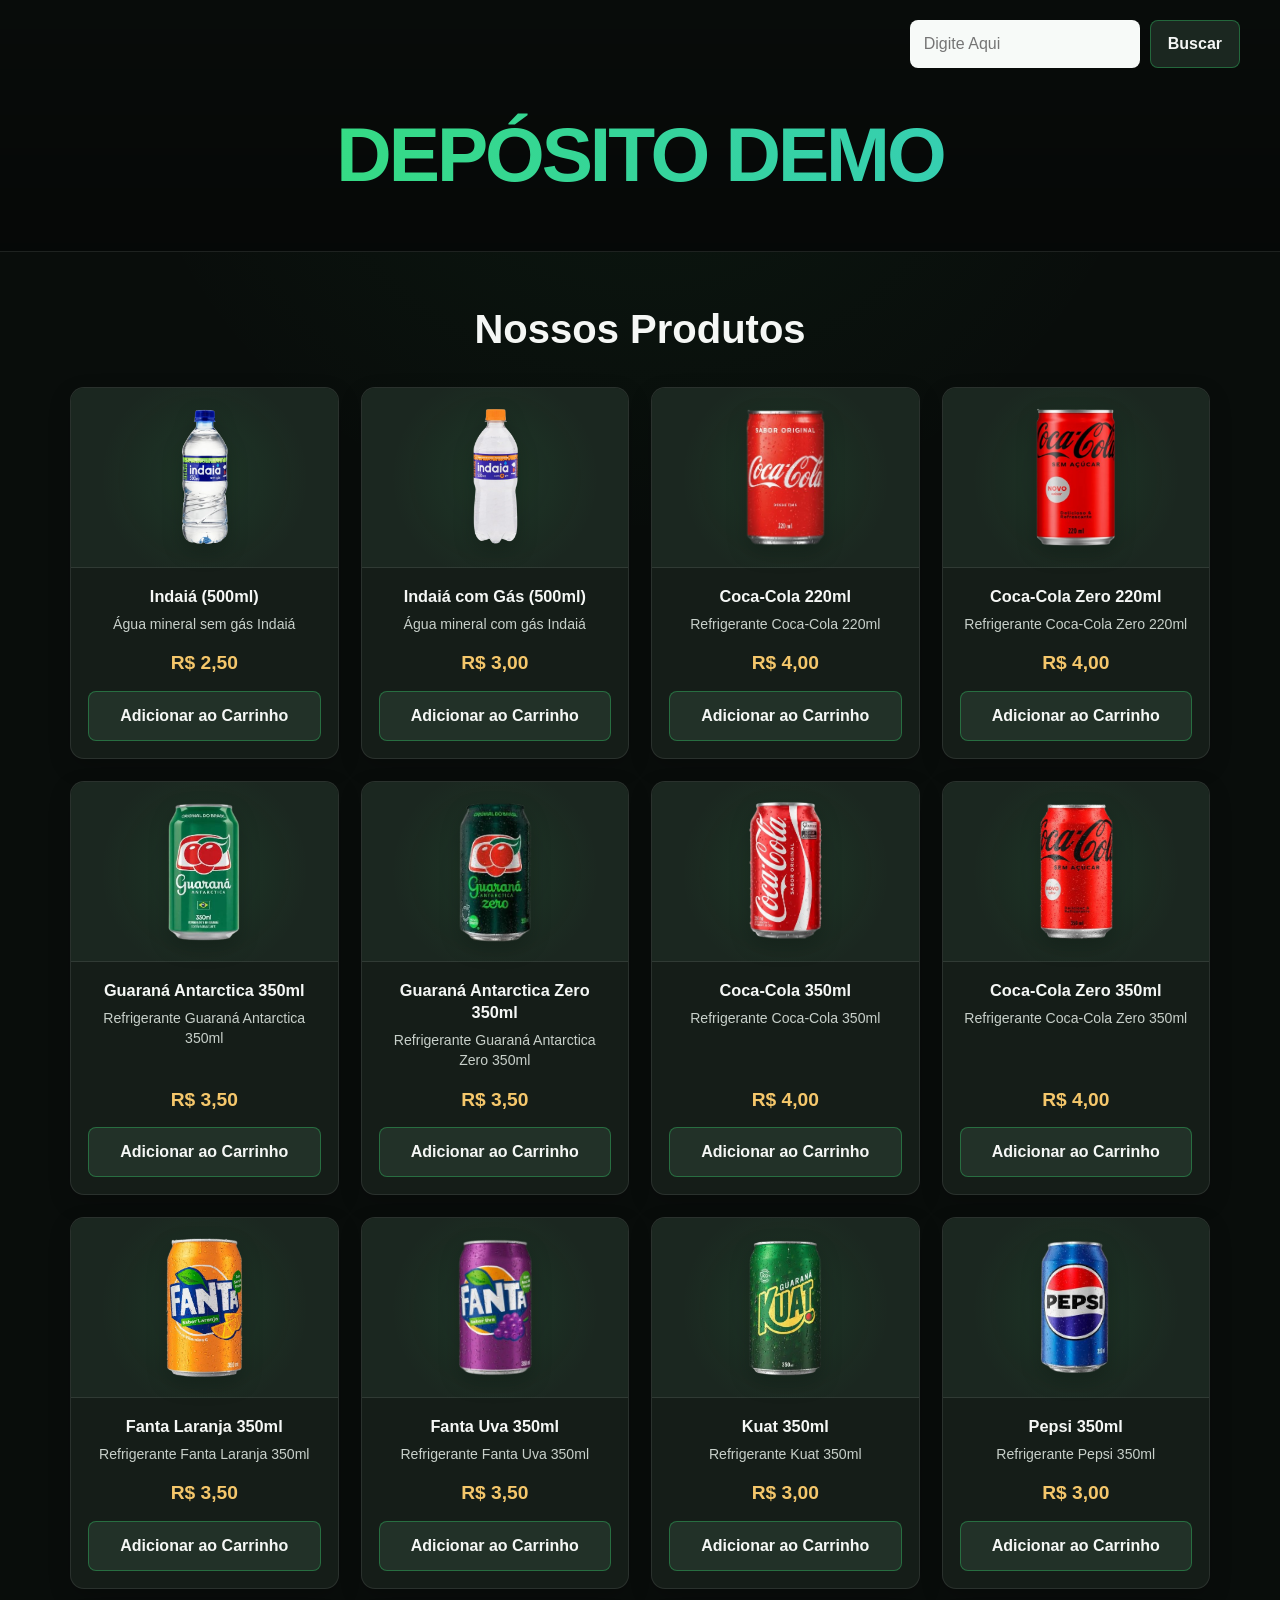
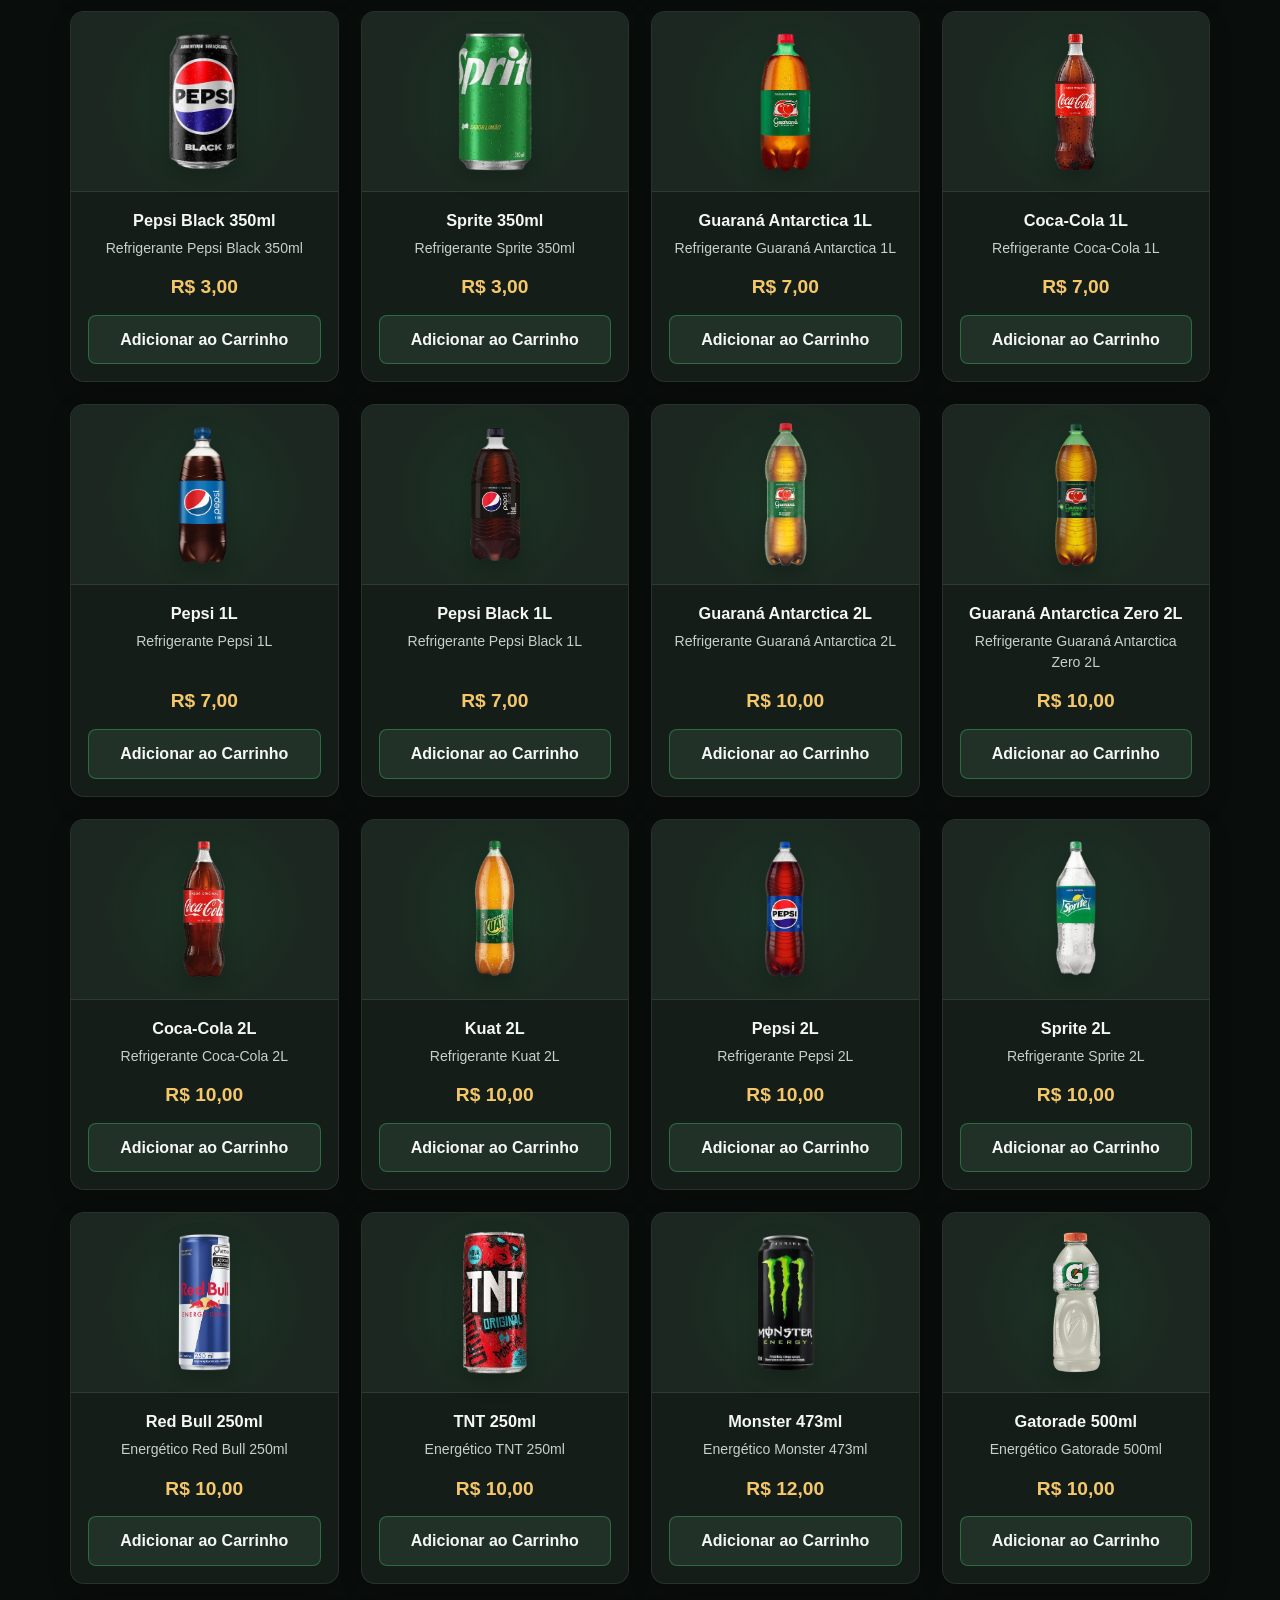
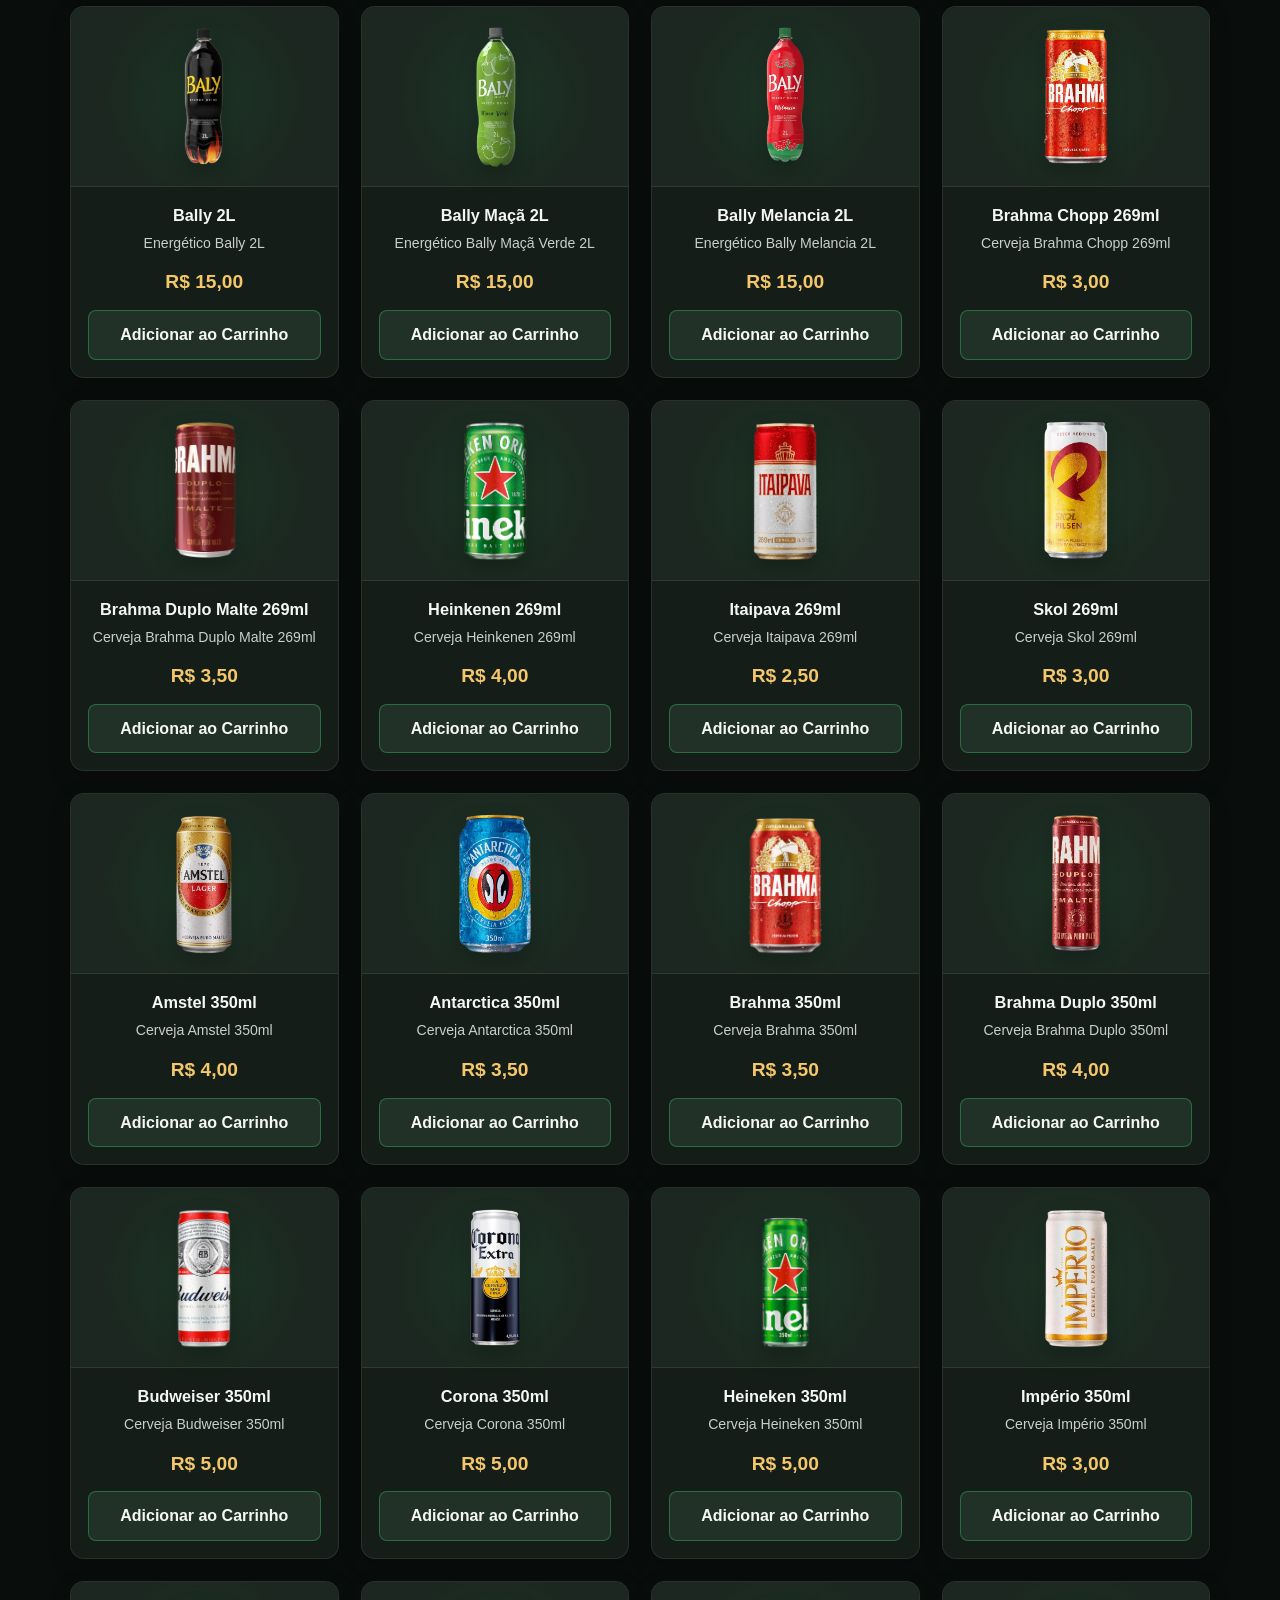
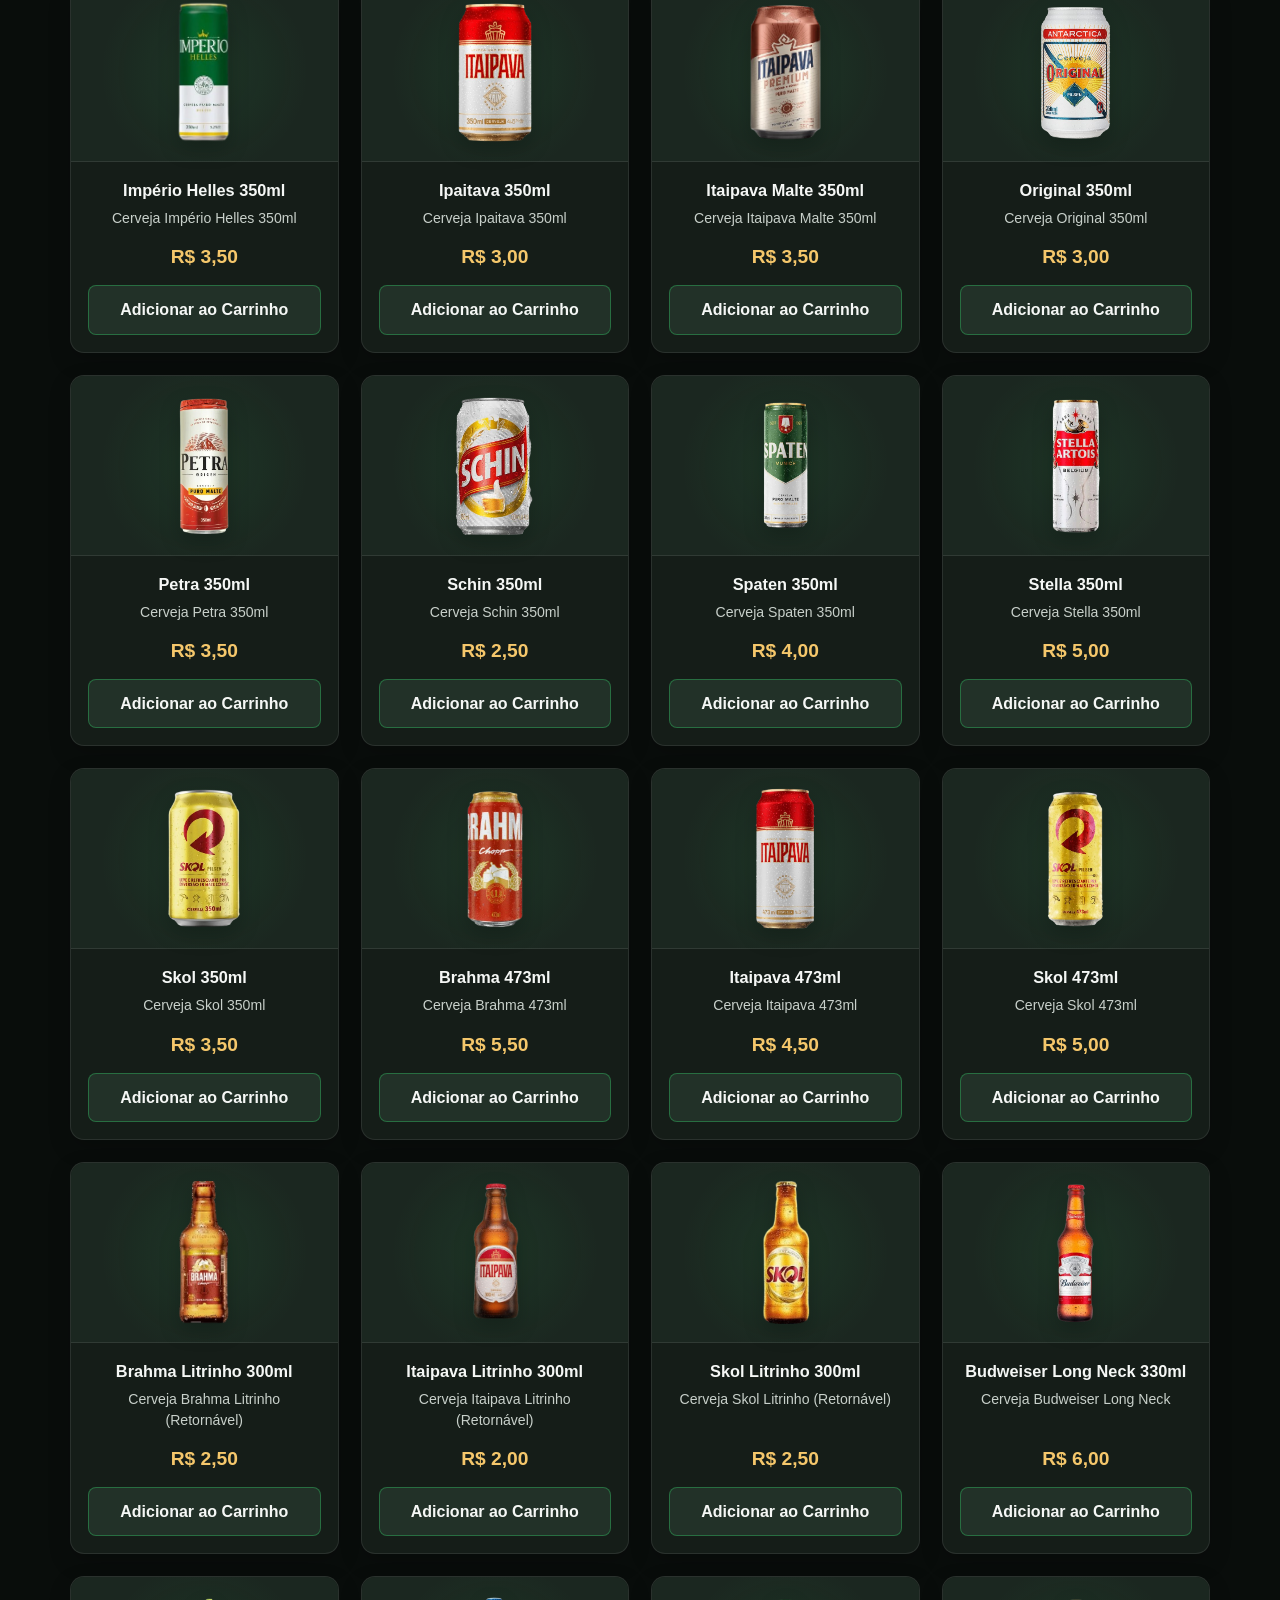
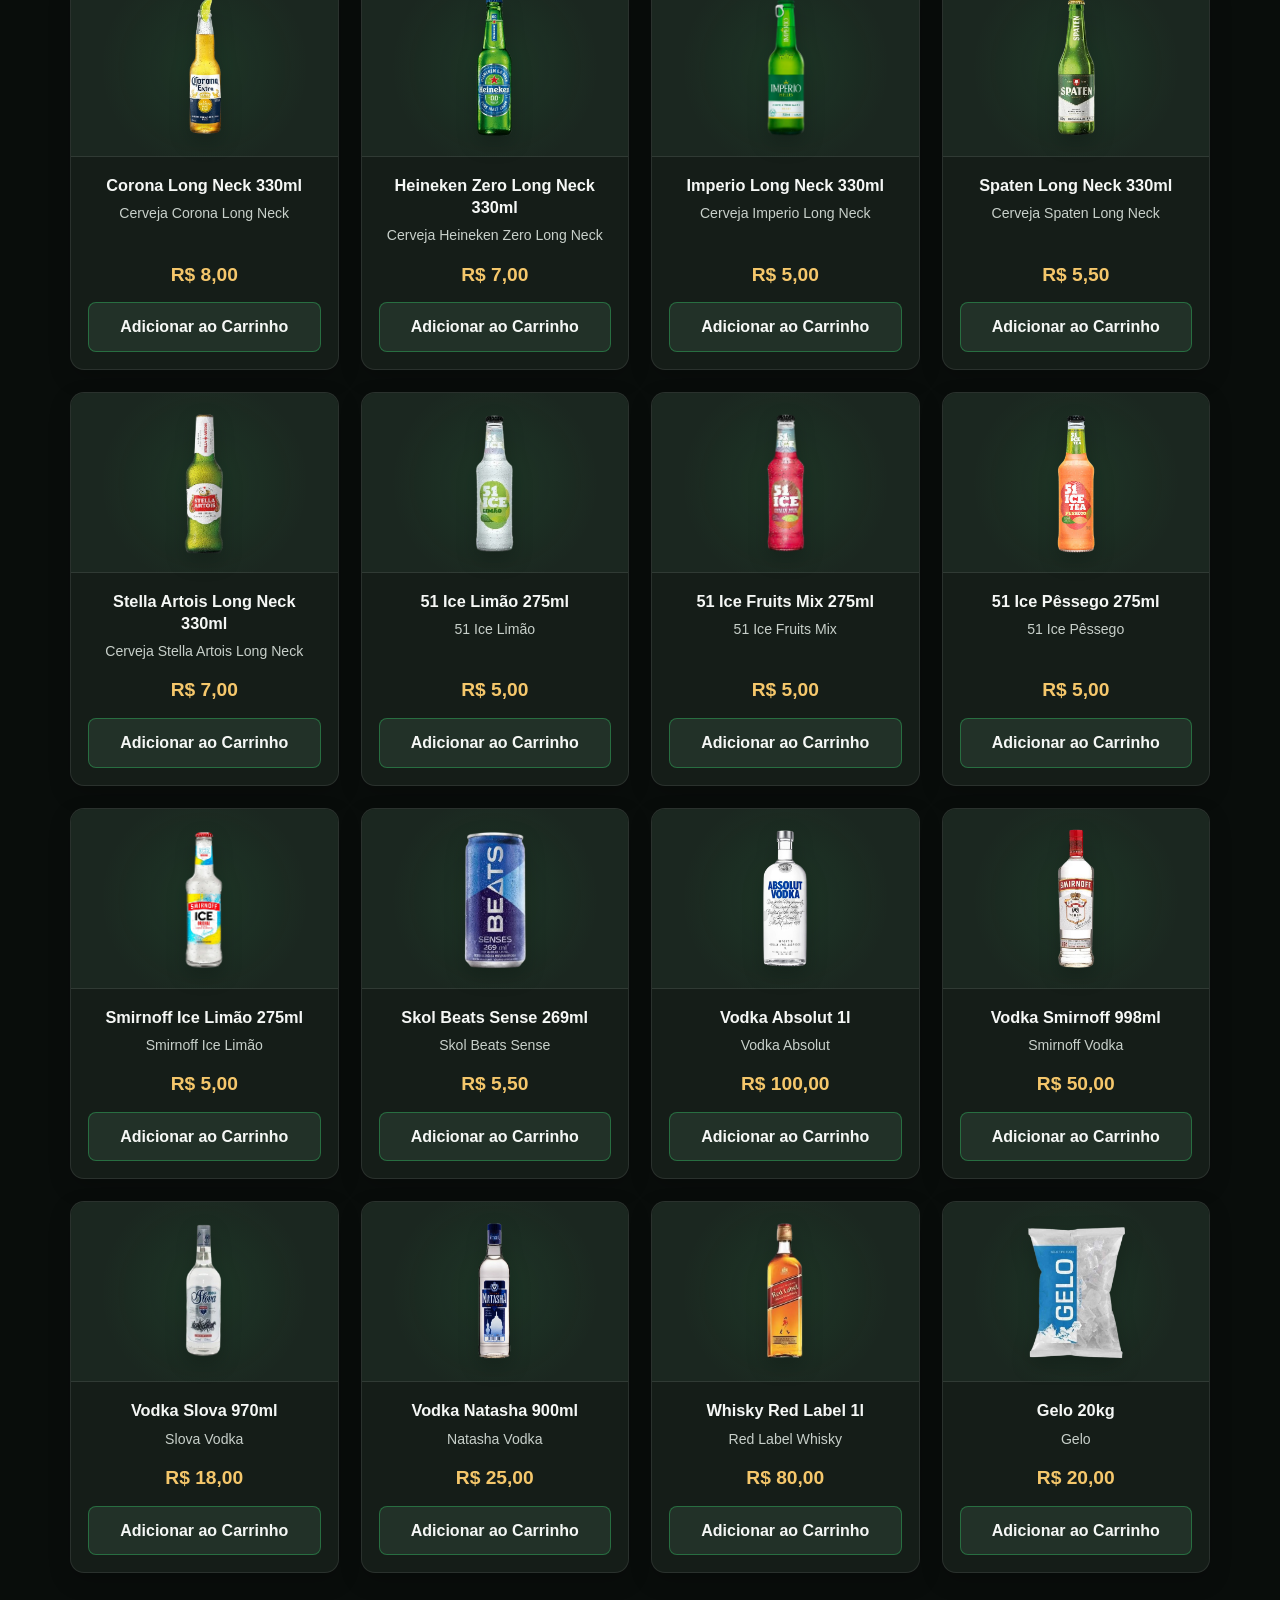
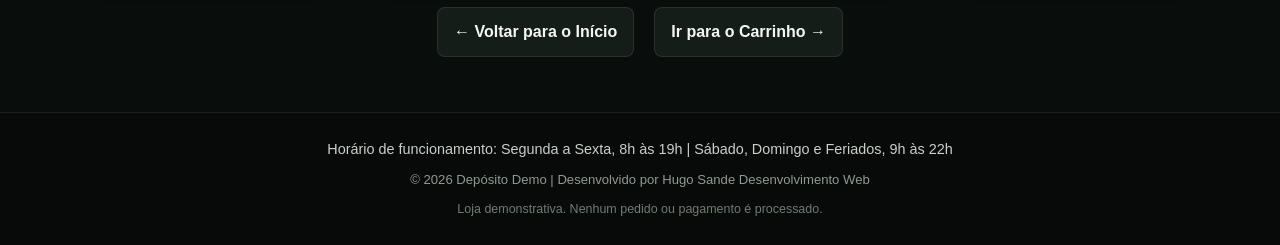
<file: produtos.html>
<!doctype html>
<html lang="pt-br">
  <head>
    <meta charset="UTF-8" />
    <meta http-equiv="X-UA-Compatible" content="IE=edge" />
    <meta name="viewport" content="width=device-width, initial-scale=1.0" />
    <meta name="description" content="Depósito de bebidas" />
    <meta
      name="keywords"
      content="Depósito de bebidas, Depósito, Bebidas, Cerveja, Refrigerante, Água, Suco"
    />
    <meta name="author" content="Hugo Sande Corrêa dos Santos" />
    <meta name="robots" content="noindex, nofollow" />
    <link rel="stylesheet" href="styles.css" />
    <title>Depósito Demo</title>
  </head>
  <body>
    <header>
      <div class="pesquisar-form">
        <form id="form-busca" action="#" method="get">
          <label for="busca" class="sr-only">Procurar no Site</label>
          <div class="search-wrapper">
            <input
              type="search"
              id="busca"
              name="q"
              placeholder="Digite Aqui"
              required
              autocomplete="off"
            />
            <div id="sugestoes" class="sugestoes"></div>
          </div>
          <button type="submit">Buscar</button>
        </form>
      </div>
      <h1>DEPÓSITO DEMO</h1>
    </header>
    <main id="main-produtos">
      <section class="produtos-secao">
        <h2>Nossos Produtos</h2>

        <div class="produtos-grid">
          <!-- CARD DO PRODUTO 1 -->
          <div class="produto-card">
            <div class="produto-img">
              <img
                src="img/indaia-agua-500.png"
                alt="Água Indaiá"
                loading="lazy"
              />
            </div>
            <div class="produto-info">
              <h3>Indaiá (500ml)</h3>
              <p>Água mineral sem gás Indaiá</p>
              <span class="preco">R$ 2,50</span>
              <button class="btn-adicionar">Adicionar ao Carrinho</button>
            </div>
          </div>

          <!-- CARD DO PRODUTO 2 -->
          <div class="produto-card">
            <div class="produto-img">
              <img
                src="img/indaia-agua-gas-500.png"
                alt="Água Indaiá com Gás"
                loading="lazy"
              />
            </div>
            <div class="produto-info">
              <h3>Indaiá com Gás (500ml)</h3>
              <p>Água mineral com gás Indaiá</p>
              <span class="preco">R$ 3,00</span>
              <button class="btn-adicionar">Adicionar ao Carrinho</button>
            </div>
          </div>

          <!-- CARD DO PRODUTO 3 -->
          <div class="produto-card">
            <div class="produto-img">
              <img
                src="img/coca-refri-220.png"
                alt="Coca-Cola 220ml"
                loading="lazy"
              />
            </div>
            <div class="produto-info">
              <h3>Coca-Cola 220ml</h3>
              <p>Refrigerante Coca-Cola 220ml</p>
              <span class="preco">R$ 4,00</span>
              <button class="btn-adicionar">Adicionar ao Carrinho</button>
            </div>
          </div>

          <!-- CARD DO PRODUTO 4 -->
          <div class="produto-card">
            <div class="produto-img">
              <img
                src="img/coca-zero-refri-220.png"
                alt="Coca-Cola Zero 220ml"
                loading="lazy"
              />
            </div>
            <div class="produto-info">
              <h3>Coca-Cola Zero 220ml</h3>
              <p>Refrigerante Coca-Cola Zero 220ml</p>
              <span class="preco">R$ 4,00</span>
              <button class="btn-adicionar">Adicionar ao Carrinho</button>
            </div>
          </div>

          <!-- CARD DO PRODUTO 5 -->
          <div class="produto-card">
            <div class="produto-img">
              <img
                src="img/antarctica-refri-350.png"
                alt="Guaraná Antarctica 350ml"
                loading="lazy"
              />
            </div>
            <div class="produto-info">
              <h3>Guaraná Antarctica 350ml</h3>
              <p>Refrigerante Guaraná Antarctica 350ml</p>
              <span class="preco">R$ 3,50</span>
              <button class="btn-adicionar">Adicionar ao Carrinho</button>
            </div>
          </div>

          <!-- CARD DO PRODUTO 6 -->
          <div class="produto-card">
            <div class="produto-img">
              <img
                src="img/antarctica-zero-refri-350.png"
                alt="Guaraná Antarctica Zero 350ml"
                loading="lazy"
              />
            </div>
            <div class="produto-info">
              <h3>Guaraná Antarctica Zero 350ml</h3>
              <p>Refrigerante Guaraná Antarctica Zero 350ml</p>
              <span class="preco">R$ 3,50</span>
              <button class="btn-adicionar">Adicionar ao Carrinho</button>
            </div>
          </div>

          <!-- CARD DO PRODUTO 7 -->
          <div class="produto-card">
            <div class="produto-img">
              <img
                src="img/coca-refri-350.png"
                alt="Coca-Cola 350ml"
                loading="lazy"
              />
            </div>
            <div class="produto-info">
              <h3>Coca-Cola 350ml</h3>
              <p>Refrigerante Coca-Cola 350ml</p>
              <span class="preco">R$ 4,00</span>
              <button class="btn-adicionar">Adicionar ao Carrinho</button>
            </div>
          </div>

          <!-- CARD DO PRODUTO 8 -->
          <div class="produto-card">
            <div class="produto-img">
              <img
                src="img/coca-zero-refri-350.png"
                alt="Coca-Cola Zero 350ml"
                loading="lazy"
              />
            </div>
            <div class="produto-info">
              <h3>Coca-Cola Zero 350ml</h3>
              <p>Refrigerante Coca-Cola Zero 350ml</p>
              <span class="preco">R$ 4,00</span>
              <button class="btn-adicionar">Adicionar ao Carrinho</button>
            </div>
          </div>

          <!-- CARD DO PRODUTO 9 -->
          <div class="produto-card">
            <div class="produto-img">
              <img
                src="img/fanta-laranja-refri-350.png"
                alt="Fanta Laranja 350ml"
                loading="lazy"
              />
            </div>
            <div class="produto-info">
              <h3>Fanta Laranja 350ml</h3>
              <p>Refrigerante Fanta Laranja 350ml</p>
              <span class="preco">R$ 3,50</span>
              <button class="btn-adicionar">Adicionar ao Carrinho</button>
            </div>
          </div>

          <!-- CARD DO PRODUTO 10 -->
          <div class="produto-card">
            <div class="produto-img">
              <img
                src="img/fanta-uva-refri-350.png"
                alt="Fanta Uva 350ml"
                loading="lazy"
              />
            </div>
            <div class="produto-info">
              <h3>Fanta Uva 350ml</h3>
              <p>Refrigerante Fanta Uva 350ml</p>
              <span class="preco">R$ 3,50</span>
              <button class="btn-adicionar">Adicionar ao Carrinho</button>
            </div>
          </div>

          <!-- CARD DO PRODUTO 11 -->
          <div class="produto-card">
            <div class="produto-img">
              <img
                src="img/kuat-refri-350.png"
                alt="Kuat 350ml"
                loading="lazy"
              />
            </div>
            <div class="produto-info">
              <h3>Kuat 350ml</h3>
              <p>Refrigerante Kuat 350ml</p>
              <span class="preco">R$ 3,00</span>
              <button class="btn-adicionar">Adicionar ao Carrinho</button>
            </div>
          </div>

          <!-- CARD DO PRODUTO 12 -->
          <div class="produto-card">
            <div class="produto-img">
              <img
                src="img/pepsi-refri-350.png"
                alt="Pepsi 350ml"
                loading="lazy"
              />
            </div>
            <div class="produto-info">
              <h3>Pepsi 350ml</h3>
              <p>Refrigerante Pepsi 350ml</p>
              <span class="preco">R$ 3,00</span>
              <button class="btn-adicionar">Adicionar ao Carrinho</button>
            </div>
          </div>

          <!-- CARD DO PRODUTO 13 -->
          <div class="produto-card">
            <div class="produto-img">
              <img
                src="img/pepsi-black-refri-350.png"
                alt="Pepsi Black 350ml"
                loading="lazy"
              />
            </div>
            <div class="produto-info">
              <h3>Pepsi Black 350ml</h3>
              <p>Refrigerante Pepsi Black 350ml</p>
              <span class="preco">R$ 3,00</span>
              <button class="btn-adicionar">Adicionar ao Carrinho</button>
            </div>
          </div>

          <!-- CARD DO PRODUTO 14 -->
          <div class="produto-card">
            <div class="produto-img">
              <img
                src="img/sprite-refri-350.png"
                alt="Sprite 350ml"
                loading="lazy"
              />
            </div>
            <div class="produto-info">
              <h3>Sprite 350ml</h3>
              <p>Refrigerante Sprite 350ml</p>
              <span class="preco">R$ 3,00</span>
              <button class="btn-adicionar">Adicionar ao Carrinho</button>
            </div>
          </div>

          <!-- CARD DO PRODUTO 15 -->
          <div class="produto-card">
            <div class="produto-img">
              <img
                src="img/antarctica-refri-1l.png"
                alt="Antarctica 1L"
                loading="lazy"
              />
            </div>
            <div class="produto-info">
              <h3>Guaraná Antarctica 1L</h3>
              <p>Refrigerante Guaraná Antarctica 1L</p>
              <span class="preco">R$ 7,00</span>
              <button class="btn-adicionar">Adicionar ao Carrinho</button>
            </div>
          </div>

          <!-- CARD DO PRODUTO 16 -->
          <div class="produto-card">
            <div class="produto-img">
              <img
                src="img/coca-refri-1l.png"
                alt="Coca-Cola 1L"
                loading="lazy"
              />
            </div>
            <div class="produto-info">
              <h3>Coca-Cola 1L</h3>
              <p>Refrigerante Coca-Cola 1L</p>
              <span class="preco">R$ 7,00</span>
              <button class="btn-adicionar">Adicionar ao Carrinho</button>
            </div>
          </div>

          <!-- CARD DO PRODUTO 17 -->
          <div class="produto-card">
            <div class="produto-img">
              <img src="img/pepsi-refri-1l.png" alt="Pepsi 1L" loading="lazy" />
            </div>
            <div class="produto-info">
              <h3>Pepsi 1L</h3>
              <p>Refrigerante Pepsi 1L</p>
              <span class="preco">R$ 7,00</span>
              <button class="btn-adicionar">Adicionar ao Carrinho</button>
            </div>
          </div>

          <!-- CARD DO PRODUTO 18 -->
          <div class="produto-card">
            <div class="produto-img">
              <img
                src="img/pepsi-black-refri-1l.png"
                alt="Pepsi Black 1L"
                loading="lazy"
              />
            </div>
            <div class="produto-info">
              <h3>Pepsi Black 1L</h3>
              <p>Refrigerante Pepsi Black 1L</p>
              <span class="preco">R$ 7,00</span>
              <button class="btn-adicionar">Adicionar ao Carrinho</button>
            </div>
          </div>

          <!-- CARD DO PRODUTO 19 -->
          <div class="produto-card">
            <div class="produto-img">
              <img
                src="img/antarctica-refri-2l.png"
                alt="Guaraná Antarctica 2L"
                loading="lazy"
              />
            </div>
            <div class="produto-info">
              <h3>Guaraná Antarctica 2L</h3>
              <p>Refrigerante Guaraná Antarctica 2L</p>
              <span class="preco">R$ 10,00</span>
              <button class="btn-adicionar">Adicionar ao Carrinho</button>
            </div>
          </div>

          <!-- CARD DO PRODUTO 20 -->
          <div class="produto-card">
            <div class="produto-img">
              <img
                src="img/antarctica-zero-refri-2l.png"
                alt="Guaraná Antarctica Zero 2L"
                loading="lazy"
              />
            </div>
            <div class="produto-info">
              <h3>Guaraná Antarctica Zero 2L</h3>
              <p>Refrigerante Guaraná Antarctica Zero 2L</p>
              <span class="preco">R$ 10,00</span>
              <button class="btn-adicionar">Adicionar ao Carrinho</button>
            </div>
          </div>

          <!-- CARD DO PRODUTO 21 -->
          <div class="produto-card">
            <div class="produto-img">
              <img
                src="img/coca-refri-2l.png"
                alt="Coca-Cola 2L"
                loading="lazy"
              />
            </div>
            <div class="produto-info">
              <h3>Coca-Cola 2L</h3>
              <p>Refrigerante Coca-Cola 2L</p>
              <span class="preco">R$ 10,00</span>
              <button class="btn-adicionar">Adicionar ao Carrinho</button>
            </div>
          </div>

          <!-- CARD DO PRODUTO 22 -->
          <div class="produto-card">
            <div class="produto-img">
              <img src="img/kuat-refri-2l.png" alt="Kuat 2L" loading="lazy" />
            </div>
            <div class="produto-info">
              <h3>Kuat 2L</h3>
              <p>Refrigerante Kuat 2L</p>
              <span class="preco">R$ 10,00</span>
              <button class="btn-adicionar">Adicionar ao Carrinho</button>
            </div>
          </div>

          <!-- CARD DO PRODUTO 23 -->
          <div class="produto-card">
            <div class="produto-img">
              <img src="img/pepsi-refri-2l.png" alt="Pepsi 2L" loading="lazy" />
            </div>
            <div class="produto-info">
              <h3>Pepsi 2L</h3>
              <p>Refrigerante Pepsi 2L</p>
              <span class="preco">R$ 10,00</span>
              <button class="btn-adicionar">Adicionar ao Carrinho</button>
            </div>
          </div>

          <!-- CARD DO PRODUTO 24 -->
          <div class="produto-card">
            <div class="produto-img">
              <img
                src="img/sprite-refri-2l.png"
                alt="Sprite 2L"
                loading="lazy"
              />
            </div>
            <div class="produto-info">
              <h3>Sprite 2L</h3>
              <p>Refrigerante Sprite 2L</p>
              <span class="preco">R$ 10,00</span>
              <button class="btn-adicionar">Adicionar ao Carrinho</button>
            </div>
          </div>

          <!-- CARD DO PRODUTO 25 -->
          <div class="produto-card">
            <div class="produto-img">
              <img
                src="img/redbull-energetico-250.png"
                alt="Red Bull 250ml"
                loading="lazy"
              />
            </div>
            <div class="produto-info">
              <h3>Red Bull 250ml</h3>
              <p>Energético Red Bull 250ml</p>
              <span class="preco">R$ 10,00</span>
              <button class="btn-adicionar">Adicionar ao Carrinho</button>
            </div>
          </div>

          <!-- CARD DO PRODUTO 26 -->
          <div class="produto-card">
            <div class="produto-img">
              <img
                src="img/tnt-energetico-250.png"
                alt="TNT 250ml"
                loading="lazy"
              />
            </div>
            <div class="produto-info">
              <h3>TNT 250ml</h3>
              <p>Energético TNT 250ml</p>
              <span class="preco">R$ 10,00</span>
              <button class="btn-adicionar">Adicionar ao Carrinho</button>
            </div>
          </div>

          <!-- CARD DO PRODUTO 27 -->
          <div class="produto-card">
            <div class="produto-img">
              <img
                src="img/monster-energetico-473.png"
                alt="Monster 473ml"
                loading="lazy"
              />
            </div>
            <div class="produto-info">
              <h3>Monster 473ml</h3>
              <p>Energético Monster 473ml</p>
              <span class="preco">R$ 12,00</span>
              <button class="btn-adicionar">Adicionar ao Carrinho</button>
            </div>
          </div>

          <!-- CARD DO PRODUTO 28 -->
          <div class="produto-card">
            <div class="produto-img">
              <img
                src="img/gatorate-energetico-500.png"
                alt="Gatorade 500ml"
                loading="lazy"
              />
            </div>
            <div class="produto-info">
              <h3>Gatorade 500ml</h3>
              <p>Energético Gatorade 500ml</p>
              <span class="preco">R$ 10,00</span>
              <button class="btn-adicionar">Adicionar ao Carrinho</button>
            </div>
          </div>

          <!-- CARD DO PRODUTO 29 -->
          <div class="produto-card">
            <div class="produto-img">
              <img
                src="img/bally-energetico-2l.png"
                alt="Bally 2L"
                loading="lazy"
              />
            </div>
            <div class="produto-info">
              <h3>Bally 2L</h3>
              <p>Energético Bally 2L</p>
              <span class="preco">R$ 15,00</span>
              <button class="btn-adicionar">Adicionar ao Carrinho</button>
            </div>
          </div>

          <!-- CARD DO PRODUTO 30 -->
          <div class="produto-card">
            <div class="produto-img">
              <img
                src="img/bally-maca-energetico-2l.png"
                alt="Bally Maçã 2L"
                loading="lazy"
              />
            </div>
            <div class="produto-info">
              <h3>Bally Maçã 2L</h3>
              <p>Energético Bally Maçã Verde 2L</p>
              <span class="preco">R$ 15,00</span>
              <button class="btn-adicionar">Adicionar ao Carrinho</button>
            </div>
          </div>

          <!-- CARD DO PRODUTO 31 -->
          <div class="produto-card">
            <div class="produto-img">
              <img
                src="img/bally-melancia-energetico-2l.png"
                alt="Bally Melancia 2L"
                loading="lazy"
              />
            </div>
            <div class="produto-info">
              <h3>Bally Melancia 2L</h3>
              <p>Energético Bally Melancia 2L</p>
              <span class="preco">R$ 15,00</span>
              <button class="btn-adicionar">Adicionar ao Carrinho</button>
            </div>
          </div>

          <!-- CARD DO PRODUTO 32 -->
          <div class="produto-card">
            <div class="produto-img">
              <img
                src="img/brahma-cerveja-269.png"
                alt="Brahma 269ml"
                loading="lazy"
              />
            </div>
            <div class="produto-info">
              <h3>Brahma Chopp 269ml</h3>
              <p>Cerveja Brahma Chopp 269ml</p>
              <span class="preco">R$ 3,00</span>
              <button class="btn-adicionar">Adicionar ao Carrinho</button>
            </div>
          </div>

          <!-- CARD DO PRODUTO 33 -->
          <div class="produto-card">
            <div class="produto-img">
              <img
                src="img/brahma-duplo-cerveja-269.png"
                alt="Brahma Duplo 269ml"
                loading="lazy"
              />
            </div>
            <div class="produto-info">
              <h3>Brahma Duplo Malte 269ml</h3>
              <p>Cerveja Brahma Duplo Malte 269ml</p>
              <span class="preco">R$ 3,50</span>
              <button class="btn-adicionar">Adicionar ao Carrinho</button>
            </div>
          </div>

          <!-- CARD DO PRODUTO 34 -->
          <div class="produto-card">
            <div class="produto-img">
              <img
                src="img/heinkenen-cerveja-269.png"
                alt="Heinkenen 269ml"
                loading="lazy"
              />
            </div>
            <div class="produto-info">
              <h3>Heinkenen 269ml</h3>
              <p>Cerveja Heinkenen 269ml</p>
              <span class="preco">R$ 4,00</span>
              <button class="btn-adicionar">Adicionar ao Carrinho</button>
            </div>
          </div>

          <!-- CARD DO PRODUTO 35 -->
          <div class="produto-card">
            <div class="produto-img">
              <img
                src="img/itaipava-cerveja-269.png"
                alt="Itaipava 269ml"
                loading="lazy"
              />
            </div>
            <div class="produto-info">
              <h3>Itaipava 269ml</h3>
              <p>Cerveja Itaipava 269ml</p>
              <span class="preco">R$ 2,50</span>
              <button class="btn-adicionar">Adicionar ao Carrinho</button>
            </div>
          </div>

          <!-- CARD DO PRODUTO 36 -->
          <div class="produto-card">
            <div class="produto-img">
              <img
                src="img/skol-cerveja-269.png"
                alt="Skol 269ml"
                loading="lazy"
              />
            </div>
            <div class="produto-info">
              <h3>Skol 269ml</h3>
              <p>Cerveja Skol 269ml</p>
              <span class="preco">R$ 3,00</span>
              <button class="btn-adicionar">Adicionar ao Carrinho</button>
            </div>
          </div>

          <!-- CARD DO PRODUTO 37 -->
          <div class="produto-card">
            <div class="produto-img">
              <img
                src="img/amstel-cerveja-350.png"
                alt="Amstel 350ml"
                loading="lazy"
              />
            </div>
            <div class="produto-info">
              <h3>Amstel 350ml</h3>
              <p>Cerveja Amstel 350ml</p>
              <span class="preco">R$ 4,00</span>
              <button class="btn-adicionar">Adicionar ao Carrinho</button>
            </div>
          </div>

          <!-- CARD DO PRODUTO 38 -->
          <div class="produto-card">
            <div class="produto-img">
              <img
                src="img/antarctica-cerveja-350.png"
                alt="Antarctica 350ml"
                loading="lazy"
              />
            </div>
            <div class="produto-info">
              <h3>Antarctica 350ml</h3>
              <p>Cerveja Antarctica 350ml</p>
              <span class="preco">R$ 3,50</span>
              <button class="btn-adicionar">Adicionar ao Carrinho</button>
            </div>
          </div>

          <!-- CARD DO PRODUTO 39 -->
          <div class="produto-card">
            <div class="produto-img">
              <img
                src="img/brahma-cerveja-350.png"
                alt="Brahma 350ml"
                loading="lazy"
              />
            </div>
            <div class="produto-info">
              <h3>Brahma 350ml</h3>
              <p>Cerveja Brahma 350ml</p>
              <span class="preco">R$ 3,50</span>
              <button class="btn-adicionar">Adicionar ao Carrinho</button>
            </div>
          </div>

          <!-- CARD DO PRODUTO 40 -->
          <div class="produto-card">
            <div class="produto-img">
              <img
                src="img/brahma-duplo-cerveja-350.png"
                alt="Brahma Duplo 350ml"
                loading="lazy"
              />
            </div>
            <div class="produto-info">
              <h3>Brahma Duplo 350ml</h3>
              <p>Cerveja Brahma Duplo 350ml</p>
              <span class="preco">R$ 4,00</span>
              <button class="btn-adicionar">Adicionar ao Carrinho</button>
            </div>
          </div>

          <!-- CARD DO PRODUTO 41 -->
          <div class="produto-card">
            <div class="produto-img">
              <img
                src="img/budweiser-cerveja-350.png"
                alt="Budweiser 350ml"
                loading="lazy"
              />
            </div>
            <div class="produto-info">
              <h3>Budweiser 350ml</h3>
              <p>Cerveja Budweiser 350ml</p>
              <span class="preco">R$ 5,00</span>
              <button class="btn-adicionar">Adicionar ao Carrinho</button>
            </div>
          </div>

          <!-- CARD DO PRODUTO 42 -->
          <div class="produto-card">
            <div class="produto-img">
              <img
                src="img/corona-cerveja-350.png"
                alt="Corona 350ml"
                loading="lazy"
              />
            </div>
            <div class="produto-info">
              <h3>Corona 350ml</h3>
              <p>Cerveja Corona 350ml</p>
              <span class="preco">R$ 5,00</span>
              <button class="btn-adicionar">Adicionar ao Carrinho</button>
            </div>
          </div>

          <!-- CARD DO PRODUTO 43 -->
          <div class="produto-card">
            <div class="produto-img">
              <img
                src="img/heineken-cerveja-350.png"
                alt="Heineken 350ml"
                loading="lazy"
              />
            </div>
            <div class="produto-info">
              <h3>Heineken 350ml</h3>
              <p>Cerveja Heineken 350ml</p>
              <span class="preco">R$ 5,00</span>
              <button class="btn-adicionar">Adicionar ao Carrinho</button>
            </div>
          </div>

          <!-- CARD DO PRODUTO 44 -->
          <div class="produto-card">
            <div class="produto-img">
              <img
                src="img/imperio-cerveja-350.png"
                alt="Império 350ml"
                loading="lazy"
              />
            </div>
            <div class="produto-info">
              <h3>Império 350ml</h3>
              <p>Cerveja Império 350ml</p>
              <span class="preco">R$ 3,00</span>
              <button class="btn-adicionar">Adicionar ao Carrinho</button>
            </div>
          </div>

          <!-- CARD DO PRODUTO 45 -->
          <div class="produto-card">
            <div class="produto-img">
              <img
                src="img/imperio-helles-cerveja-350.png"
                alt="Império Helles 350ml"
                loading="lazy"
              />
            </div>
            <div class="produto-info">
              <h3>Império Helles 350ml</h3>
              <p>Cerveja Império Helles 350ml</p>
              <span class="preco">R$ 3,50</span>
              <button class="btn-adicionar">Adicionar ao Carrinho</button>
            </div>
          </div>

          <!-- CARD DO PRODUTO 46 -->
          <div class="produto-card">
            <div class="produto-img">
              <img
                src="img/ipaitava-cerveja-350.png"
                alt="Ipaitava 350ml"
                loading="lazy"
              />
            </div>
            <div class="produto-info">
              <h3>Ipaitava 350ml</h3>
              <p>Cerveja Ipaitava 350ml</p>
              <span class="preco">R$ 3,00</span>
              <button class="btn-adicionar">Adicionar ao Carrinho</button>
            </div>
          </div>

          <!-- CARD DO PRODUTO 47 -->
          <div class="produto-card">
            <div class="produto-img">
              <img
                src="img/itaipava-malte-cerveja-350.png"
                alt="Itaipava Malte 350ml"
                loading="lazy"
              />
            </div>
            <div class="produto-info">
              <h3>Itaipava Malte 350ml</h3>
              <p>Cerveja Itaipava Malte 350ml</p>
              <span class="preco">R$ 3,50</span>
              <button class="btn-adicionar">Adicionar ao Carrinho</button>
            </div>
          </div>

          <!-- CARD DO PRODUTO 48 -->
          <div class="produto-card">
            <div class="produto-img">
              <img
                src="img/original-cerveja-350.png"
                alt="Original 350ml"
                loading="lazy"
              />
            </div>
            <div class="produto-info">
              <h3>Original 350ml</h3>
              <p>Cerveja Original 350ml</p>
              <span class="preco">R$ 3,00</span>
              <button class="btn-adicionar">Adicionar ao Carrinho</button>
            </div>
          </div>

          <!-- CARD DO PRODUTO 49 -->
          <div class="produto-card">
            <div class="produto-img">
              <img
                src="img/petra-cerveja-350.png"
                alt="Petra 350ml"
                loading="lazy"
              />
            </div>
            <div class="produto-info">
              <h3>Petra 350ml</h3>
              <p>Cerveja Petra 350ml</p>
              <span class="preco">R$ 3,50</span>
              <button class="btn-adicionar">Adicionar ao Carrinho</button>
            </div>
          </div>

          <!-- CARD DO PRODUTO 50 -->
          <div class="produto-card">
            <div class="produto-img">
              <img
                src="img/schin-cerveja-350.png"
                alt="Schin 350ml"
                loading="lazy"
              />
            </div>
            <div class="produto-info">
              <h3>Schin 350ml</h3>
              <p>Cerveja Schin 350ml</p>
              <span class="preco">R$ 2,50</span>
              <button class="btn-adicionar">Adicionar ao Carrinho</button>
            </div>
          </div>

          <!-- CARD DO PRODUTO 51 -->
          <div class="produto-card">
            <div class="produto-img">
              <img
                src="img/spaten-cerveja-350.png"
                alt="Spaten 350ml"
                loading="lazy"
              />
            </div>
            <div class="produto-info">
              <h3>Spaten 350ml</h3>
              <p>Cerveja Spaten 350ml</p>
              <span class="preco">R$ 4,00</span>
              <button class="btn-adicionar">Adicionar ao Carrinho</button>
            </div>
          </div>

          <!-- CARD DO PRODUTO 52 -->
          <div class="produto-card">
            <div class="produto-img">
              <img
                src="img/stella-cerveja-350.png"
                alt="Stella 350ml"
                loading="lazy"
              />
            </div>
            <div class="produto-info">
              <h3>Stella 350ml</h3>
              <p>Cerveja Stella 350ml</p>
              <span class="preco">R$ 5,00</span>
              <button class="btn-adicionar">Adicionar ao Carrinho</button>
            </div>
          </div>

          <!-- CARD DO PRODUTO 53 -->
          <div class="produto-card">
            <div class="produto-img">
              <img
                src="img/skol-cerveja-350.png"
                alt="Skol 350ml"
                loading="lazy"
              />
            </div>
            <div class="produto-info">
              <h3>Skol 350ml</h3>
              <p>Cerveja Skol 350ml</p>
              <span class="preco">R$ 3,50</span>
              <button class="btn-adicionar">Adicionar ao Carrinho</button>
            </div>
          </div>

          <!-- CARD DO PRODUTO 54 -->
          <div class="produto-card">
            <div class="produto-img">
              <img
                src="img/brahma-cerveja-473.png"
                alt="Brahma 473ml"
                loading="lazy"
              />
            </div>
            <div class="produto-info">
              <h3>Brahma 473ml</h3>
              <p>Cerveja Brahma 473ml</p>
              <span class="preco">R$ 5,50</span>
              <button class="btn-adicionar">Adicionar ao Carrinho</button>
            </div>
          </div>

          <!-- CARD DO PRODUTO 55 -->
          <div class="produto-card">
            <div class="produto-img">
              <img
                src="img/itaipava-cerveja-473.png"
                alt="Itaipava 473ml"
                loading="lazy"
              />
            </div>
            <div class="produto-info">
              <h3>Itaipava 473ml</h3>
              <p>Cerveja Itaipava 473ml</p>
              <span class="preco">R$ 4,50</span>
              <button class="btn-adicionar">Adicionar ao Carrinho</button>
            </div>
          </div>

          <!-- CARD DO PRODUTO 56 -->
          <div class="produto-card">
            <div class="produto-img">
              <img
                src="img/skol-cerveja-473.png"
                alt="Skol 473ml"
                loading="lazy"
              />
            </div>
            <div class="produto-info">
              <h3>Skol 473ml</h3>
              <p>Cerveja Skol 473ml</p>
              <span class="preco">R$ 5,00</span>
              <button class="btn-adicionar">Adicionar ao Carrinho</button>
            </div>
          </div>

          <!-- CARD DO PRODUTO 57 -->
          <div class="produto-card">
            <div class="produto-img">
              <img
                src="img/brahma-cerveja-litrinho.png"
                alt="Brahma Litrinho"
                loading="lazy"
              />
            </div>
            <div class="produto-info">
              <h3>Brahma Litrinho 300ml</h3>
              <p>Cerveja Brahma Litrinho (Retornável)</p>
              <span class="preco">R$ 2,50</span>
              <button class="btn-adicionar">Adicionar ao Carrinho</button>
            </div>
          </div>

          <!-- CARD DO PRODUTO 58 -->
          <div class="produto-card">
            <div class="produto-img">
              <img
                src="img/itaipava-cerveja-litrinho.png"
                alt="Itaipava Litrinho"
                loading="lazy"
              />
            </div>
            <div class="produto-info">
              <h3>Itaipava Litrinho 300ml</h3>
              <p>Cerveja Itaipava Litrinho (Retornável)</p>
              <span class="preco">R$ 2,00</span>
              <button class="btn-adicionar">Adicionar ao Carrinho</button>
            </div>
          </div>

          <!-- CARD DO PRODUTO 59 -->
          <div class="produto-card">
            <div class="produto-img">
              <img
                src="img/skol-cerveja-litrinho.png"
                alt="Skol Litrinho"
                loading="lazy"
              />
            </div>
            <div class="produto-info">
              <h3>Skol Litrinho 300ml</h3>
              <p>Cerveja Skol Litrinho (Retornável)</p>
              <span class="preco">R$ 2,50</span>
              <button class="btn-adicionar">Adicionar ao Carrinho</button>
            </div>
          </div>

          <!-- CARD DO PRODUTO 60 -->
          <div class="produto-card">
            <div class="produto-img">
              <img
                src="img/budweiser-cerveja-long.png"
                alt="Budweiser Long Neck"
                loading="lazy"
              />
            </div>
            <div class="produto-info">
              <h3>Budweiser Long Neck 330ml</h3>
              <p>Cerveja Budweiser Long Neck</p>
              <span class="preco">R$ 6,00</span>
              <button class="btn-adicionar">Adicionar ao Carrinho</button>
            </div>
          </div>

          <!-- CARD DO PRODUTO 61 -->
          <div class="produto-card">
            <div class="produto-img">
              <img
                src="img/corona-cerveja-long.png"
                alt="Corona Long Neck"
                loading="lazy"
              />
            </div>
            <div class="produto-info">
              <h3>Corona Long Neck 330ml</h3>
              <p>Cerveja Corona Long Neck</p>
              <span class="preco">R$ 8,00</span>
              <button class="btn-adicionar">Adicionar ao Carrinho</button>
            </div>
          </div>

          <!-- CARD DO PRODUTO 62 -->
          <div class="produto-card">
            <div class="produto-img">
              <img
                src="img/heineken-zero-cerveja-long.png"
                alt="Heineken Zero Long Neck"
                loading="lazy"
              />
            </div>
            <div class="produto-info">
              <h3>Heineken Zero Long Neck 330ml</h3>
              <p>Cerveja Heineken Zero Long Neck</p>
              <span class="preco">R$ 7,00</span>
              <button class="btn-adicionar">Adicionar ao Carrinho</button>
            </div>
          </div>

          <!-- CARD DO PRODUTO 63 -->
          <div class="produto-card">
            <div class="produto-img">
              <img
                src="img/imperio-cerveja-long.png"
                alt="Imperio Long Neck"
                loading="lazy"
              />
            </div>
            <div class="produto-info">
              <h3>Imperio Long Neck 330ml</h3>
              <p>Cerveja Imperio Long Neck</p>
              <span class="preco">R$ 5,00</span>
              <button class="btn-adicionar">Adicionar ao Carrinho</button>
            </div>
          </div>

          <!-- CARD DO PRODUTO 64 -->
          <div class="produto-card">
            <div class="produto-img">
              <img
                src="img/spaten-cerveja-long.png"
                alt="Spaten Long Neck"
                loading="lazy"
              />
            </div>
            <div class="produto-info">
              <h3>Spaten Long Neck 330ml</h3>
              <p>Cerveja Spaten Long Neck</p>
              <span class="preco">R$ 5,50</span>
              <button class="btn-adicionar">Adicionar ao Carrinho</button>
            </div>
          </div>

          <!-- CARD DO PRODUTO 65 -->
          <div class="produto-card">
            <div class="produto-img">
              <img
                src="img/stella-cerveja-long.png"
                alt="Stella Artois Long Neck"
                loading="lazy"
              />
            </div>
            <div class="produto-info">
              <h3>Stella Artois Long Neck 330ml</h3>
              <p>Cerveja Stella Artois Long Neck</p>
              <span class="preco">R$ 7,00</span>
              <button class="btn-adicionar">Adicionar ao Carrinho</button>
            </div>
          </div>

          <!-- CARD DO PRODUTO 66 -->
          <div class="produto-card">
            <div class="produto-img">
              <img src="img/51-ice.png" alt="51 Ice Limão" loading="lazy" />
            </div>
            <div class="produto-info">
              <h3>51 Ice Limão 275ml</h3>
              <p>51 Ice Limão</p>
              <span class="preco">R$ 5,00</span>
              <button class="btn-adicionar">Adicionar ao Carrinho</button>
            </div>
          </div>

          <!-- CARD DO PRODUTO 67  -->
          <div class="produto-card">
            <div class="produto-img">
              <img
                src="img/51-fruit-ice.png"
                alt="51 Ice Fruits Mix"
                loading="lazy"
              />
            </div>
            <div class="produto-info">
              <h3>51 Ice Fruits Mix 275ml</h3>
              <p>51 Ice Fruits Mix</p>
              <span class="preco">R$ 5,00</span>
              <button class="btn-adicionar">Adicionar ao Carrinho</button>
            </div>
          </div>

          <!-- CARD DO PRODUTO 68 -->
          <div class="produto-card">
            <div class="produto-img">
              <img
                src="img/51-pessego-ice.png"
                alt="51 Ice Pêssego"
                loading="lazy"
              />
            </div>
            <div class="produto-info">
              <h3>51 Ice Pêssego 275ml</h3>
              <p>51 Ice Pêssego</p>
              <span class="preco">R$ 5,00</span>
              <button class="btn-adicionar">Adicionar ao Carrinho</button>
            </div>
          </div>

          <!-- CARD DO PRODUTO 69 -->
          <div class="produto-card">
            <div class="produto-img">
              <img
                src="img/smirnoff-ice.png"
                alt="Smirnoff Ice"
                loading="lazy"
              />
            </div>
            <div class="produto-info">
              <h3>Smirnoff Ice Limão 275ml</h3>
              <p>Smirnoff Ice Limão</p>
              <span class="preco">R$ 5,00</span>
              <button class="btn-adicionar">Adicionar ao Carrinho</button>
            </div>
          </div>

          <!-- CARD DO PRODUTO 70 -->
          <div class="produto-card">
            <div class="produto-img">
              <img
                src="img/skol-beats-269.png"
                alt="Skol Beats 269ml"
                loading="lazy"
              />
            </div>
            <div class="produto-info">
              <h3>Skol Beats Sense 269ml</h3>
              <p>Skol Beats Sense</p>
              <span class="preco">R$ 5,50</span>
              <button class="btn-adicionar">Adicionar ao Carrinho</button>
            </div>
          </div>

          <!-- CARD DO PRODUTO 71 -->
          <div class="produto-card">
            <div class="produto-img">
              <img
                src="img/absolut-vodka.png"
                alt="Absolut Vodka"
                loading="lazy"
              />
            </div>
            <div class="produto-info">
              <h3>Vodka Absolut 1l</h3>
              <p>Vodka Absolut</p>
              <span class="preco">R$ 100,00</span>
              <button class="btn-adicionar">Adicionar ao Carrinho</button>
            </div>
          </div>

          <!-- CARD DO PRODUTO 72 -->
          <div class="produto-card">
            <div class="produto-img">
              <img
                src="img/sminorff-vodka.png"
                alt="Smirnoff Vodka"
                loading="lazy"
              />
            </div>
            <div class="produto-info">
              <h3>Vodka Smirnoff 998ml</h3>
              <p>Smirnoff Vodka</p>
              <span class="preco">R$ 50,00</span>
              <button class="btn-adicionar">Adicionar ao Carrinho</button>
            </div>
          </div>

          <!-- CARD DO PRODUTO 73 -->
          <div class="produto-card">
            <div class="produto-img">
              <img src="img/slova-vodka.png" alt="Slova Vodka" loading="lazy" />
            </div>
            <div class="produto-info">
              <h3>Vodka Slova 970ml</h3>
              <p>Slova Vodka</p>
              <span class="preco">R$ 18,00</span>
              <button class="btn-adicionar">Adicionar ao Carrinho</button>
            </div>
          </div>

          <!-- CARD DO PRODUTO 74 -->
          <div class="produto-card">
            <div class="produto-img">
              <img
                src="img/natasha-vodka.png"
                alt="Natasha Vodka"
                loading="lazy"
              />
            </div>
            <div class="produto-info">
              <h3>Vodka Natasha 900ml</h3>
              <p>Natasha Vodka</p>
              <span class="preco">R$ 25,00</span>
              <button class="btn-adicionar">Adicionar ao Carrinho</button>
            </div>
          </div>

          <!-- CARD DO PRODUTO 75 -->
          <div class="produto-card">
            <div class="produto-img">
              <img
                src="img/red-label-whisky.png"
                alt="Red Label Whisky"
                loading="lazy"
              />
            </div>
            <div class="produto-info">
              <h3>Whisky Red Label 1l</h3>
              <p>Red Label Whisky</p>
              <span class="preco">R$ 80,00</span>
              <button class="btn-adicionar">Adicionar ao Carrinho</button>
            </div>
          </div>

          <!-- CARD DO PRODUTO 76 -->
          <div class="produto-card">
            <div class="produto-img">
              <img src="img/gelo-20kg.png" alt="Gelo 20kg" loading="lazy" />
            </div>
            <div class="produto-info">
              <h3>Gelo 20kg</h3>
              <p>Gelo</p>
              <span class="preco">R$ 20,00</span>
              <button class="btn-adicionar">Adicionar ao Carrinho</button>
            </div>
          </div>
        </div>

        <div class="btn-voltarcontainer">
          <a href="index.html" class="btn-voltar">← Voltar para o Início</a>
          <a href="carrinho.html" class="btn-voltar">Ir para o Carrinho →</a>
        </div>
      </section>
    </main>
    <footer>
      <p class="horario-func">
        Horário de funcionamento: Segunda a Sexta, 8h às 19h | Sábado, Domingo e
        Feriados, 9h às 22h
      </p>
      <p class="copyright">
        &copy; 2026 Depósito Demo | Desenvolvido por Hugo Sande Desenvolvimento
        Web
      </p>
      <p class="aviso-demo">
        Loja demonstrativa. Nenhum pedido ou pagamento é processado.
      </p>
    </footer>
    <script src="script.js"></script>
  </body>
</html>
</file>
<file: styles.css>
/* =========================================================
   DEPÓSITO DEMO — ESTILO GLOBAL
========================================================= */

:root {
  --bg: #090d0b;
  --bg-soft: #0f1512;
  --surface: #151d18;
  --surface-2: #1b2720;
  --surface-3: #223128;
  --primary: #35e06f;
  --primary-dark: #18a94e;
  --secondary: #36c9c6;
  --text: #f5f7f5;
  --text-soft: #c8d0ca;
  --muted: #8e9b92;
  --price: #f5c76b;
  --danger: #ff6262;
  --danger-bg: #351719;
  --border: rgba(255, 255, 255, 0.09);
  --border-green: rgba(53, 224, 111, 0.35);
  --shadow: 0 12px 30px rgba(0, 0, 0, 0.28);
  --radius-sm: 8px;
  --radius-md: 14px;
  --radius-lg: 20px;
  --max-width: 1200px;
}

* {
  margin: 0;
  padding: 0;
  box-sizing: border-box;
}

html {
  scroll-behavior: smooth;
}

body {
  display: flex;
  flex-direction: column;
  min-height: 100vh;
  width: 100%;
  font-family: Arial, Helvetica, sans-serif;
  line-height: 1.6;
  background:
    radial-gradient(circle at top, rgba(53, 224, 111, 0.06), transparent 34rem),
    var(--bg);
  color: var(--text);
}

button,
input,
select {
  font: inherit;
}

.sr-only {
  position: absolute;
  width: 1px;
  height: 1px;
  padding: 0;
  margin: -1px;
  overflow: hidden;
  clip: rect(0, 0, 0, 0);
  white-space: nowrap;
  border: 0;
}

header {
  display: flex;
  flex-direction: column;
  justify-content: space-between;
  min-height: 28vh;
  padding: 20px 40px 35px;
  background:
    linear-gradient(180deg, rgba(0, 0, 0, 0.08), rgba(0, 0, 0, 0.4)),
    var(--bg);
  border-bottom: 1px solid var(--border);
  text-align: center;
}

header h1 {
  margin: auto 0 0;
  font-family: "Arial Black", Arial, sans-serif;
  font-size: clamp(2.7rem, 6vw, 4.8rem);
  font-weight: 900;
  letter-spacing: -0.04em;
  background: linear-gradient(90deg, var(--primary), var(--secondary));
  -webkit-background-clip: text;
  background-clip: text;
  -webkit-text-fill-color: transparent;
  color: transparent;
}

.pesquisar-form {
  margin-left: auto;
}

#form-busca {
  position: relative;
  display: flex;
  align-items: center;
  gap: 10px;
}

.search-wrapper {
  position: relative;
  width: 230px;
}

#form-busca input[type="search"] {
  width: 100%;
  padding: 10px 13px;
  border: 1px solid var(--border);
  border-radius: var(--radius-sm);
  outline: none;
  background-color: #f7faf8;
  color: #121612;
  transition: box-shadow 0.2s ease, border-color 0.2s ease;
}

#form-busca input[type="search"]:focus {
  border-color: var(--primary);
  box-shadow: 0 0 0 3px rgba(53, 224, 111, 0.14);
}

#form-busca button {
  padding: 10px 17px;
  border: 1px solid var(--border-green);
  border-radius: var(--radius-sm);
  background-color: var(--surface-2);
  color: var(--text);
  font-weight: 700;
  cursor: pointer;
  transition: background-color 0.2s ease, color 0.2s ease, transform 0.2s ease;
}

#form-busca button:hover {
  background-color: var(--primary);
  color: #061008;
  transform: translateY(-1px);
}

#sugestoes {
  position: absolute;
  top: calc(100% + 6px);
  left: 0;
  display: none;
  width: 100%;
  max-height: 240px;
  overflow-y: auto;
  background-color: #ffffff;
  border: 1px solid #d9dfdb;
  border-radius: var(--radius-sm);
  box-shadow: 0 10px 25px rgba(0, 0, 0, 0.25);
  z-index: 999;
}

.item-sugestao {
  display: block;
  padding: 9px 12px;
  color: #1d2420;
  text-align: left;
  font-size: 0.95rem;
  cursor: pointer;
  transition: background-color 0.2s ease, color 0.2s ease;
}

.item-sugestao:hover,
.item-sugestao.selecionado {
  background-color: var(--primary-dark);
  color: #ffffff;
}

#main-content {
  display: flex;
  justify-content: space-between;
  align-items: stretch;
  gap: 35px;
  width: 100%;
  max-width: var(--max-width);
  margin: 0 auto;
  padding: 45px 30px;
  flex: 1;
}

#menu {
  display: flex;
  align-items: center;
  justify-content: center;
  width: 36%;
  min-height: 350px;
}

.btns {
  display: flex;
  flex-direction: column;
  width: 100%;
  gap: 18px;
}

.btns a {
  display: block;
  width: 100%;
  padding: 18px 24px;
  border: 1px solid var(--border-green);
  border-radius: var(--radius-md);
  background:
    linear-gradient(135deg, rgba(53, 224, 111, 0.08), transparent 60%),
    var(--surface);
  color: var(--text);
  text-align: center;
  text-decoration: none;
  font-size: 1.08rem;
  font-weight: 800;
  box-shadow: 0 8px 20px rgba(0, 0, 0, 0.16);
  transition: background-color 0.2s ease, border-color 0.2s ease, color 0.2s ease, transform 0.2s ease, box-shadow 0.2s ease;
}

.btns a:hover {
  background-color: var(--primary);
  border-color: var(--primary);
  color: #061008;
  transform: translateY(-3px);
  box-shadow: 0 12px 24px rgba(53, 224, 111, 0.17);
}

#status-loja {
  position: relative;
  display: flex;
  flex-direction: column;
  align-items: center;
  justify-content: center;
  width: 64%;
  min-height: 350px;
  padding: 30px;
  overflow: hidden;
  background:
    linear-gradient(135deg, rgba(54, 201, 198, 0.07), transparent 55%),
    var(--surface);
  border: 1px solid var(--border);
  border-radius: var(--radius-lg);
  box-shadow: var(--shadow);
  text-align: center;
}

#status-loja img {
  display: block;
  max-width: min(100%, 520px);
  max-height: 245px;
  object-fit: contain;
  margin-bottom: 22px;
}

.fechado-img {
  display: none;
}

.status-func {
  padding: 8px 14px;
  border: 1px solid var(--border-green);
  border-radius: 999px;
  background-color: rgba(53, 224, 111, 0.08);
  color: var(--primary);
  font-size: 1.08rem;
  font-weight: 800;
}

#main-produtos {
  width: 100%;
  max-width: var(--max-width);
  margin: 0 auto;
  padding: 45px 30px;
  flex: 1;
}

.produtos-secao {
  width: 100%;
}

#main-produtos h2 {
  margin-bottom: 26px;
  text-align: center;
  color: var(--text);
  font-size: clamp(1.8rem, 4vw, 2.5rem);
}

.produtos-grid {
  display: grid;
  grid-template-columns: repeat(auto-fit, minmax(225px, 1fr));
  gap: 22px;
  width: 100%;
}

.produto-card {
  display: flex;
  flex-direction: column;
  min-width: 0;
  overflow: hidden;
  background-color: var(--surface);
  border: 1px solid var(--border);
  border-radius: var(--radius-md);
  box-shadow: 0 8px 22px rgba(0, 0, 0, 0.18);
  transition: transform 0.2s ease, border-color 0.2s ease, box-shadow 0.2s ease;
}

.produto-card:hover {
  transform: translateY(-5px);
  border-color: var(--border-green);
  box-shadow: 0 14px 30px rgba(0, 0, 0, 0.28);
}

.produto-img {
  display: flex;
  align-items: center;
  justify-content: center;
  width: 100%;
  height: 180px;
  padding: 18px;
  background:
    radial-gradient(circle, rgba(53, 224, 111, 0.08), transparent 65%),
    var(--surface-2);
  border-bottom: 1px solid var(--border);
}

.produto-img img {
  display: block;
  max-width: 100%;
  max-height: 100%;
  object-fit: contain;
  filter: drop-shadow(0 8px 10px rgba(0, 0, 0, 0.23));
}

.produto-info {
  display: flex;
  flex-direction: column;
  flex-grow: 1;
  padding: 17px;
}

.produto-info h3 {
  margin-bottom: 7px;
  color: var(--text);
  text-align: center;
  font-size: 1.02rem;
  line-height: 1.35;
}

.produto-info p {
  flex-grow: 1;
  margin-bottom: 14px;
  color: var(--text-soft);
  text-align: center;
  font-size: 0.88rem;
  line-height: 1.45;
}

.preco {
  display: block;
  margin-bottom: 12px;
  color: var(--price);
  text-align: center;
  font-size: 1.2rem;
  font-weight: 900;
}

.btn-adicionar {
  width: 100%;
  padding: 11px 12px;
  border: 1px solid var(--border-green);
  border-radius: var(--radius-sm);
  background-color: var(--surface-3);
  color: var(--text);
  font-weight: 800;
  cursor: pointer;
  transition: background-color 0.2s ease, color 0.2s ease, transform 0.2s ease;
}

.btn-adicionar:hover {
  background-color: var(--primary);
  color: #061008;
  transform: translateY(-1px);
}

.btn-voltarcontainer {
  display: flex;
  align-items: center;
  justify-content: center;
  gap: 20px;
  margin: 34px 0 10px;
}

.btn-voltar {
  display: inline-flex;
  align-items: center;
  justify-content: center;
  min-width: 180px;
  padding: 11px 16px;
  border: 1px solid var(--border);
  border-radius: var(--radius-sm);
  background-color: var(--surface);
  color: var(--text);
  text-align: center;
  text-decoration: none;
  font-weight: 700;
  transition: background-color 0.2s ease, border-color 0.2s ease, transform 0.2s ease;
}

.btn-voltar:hover {
  background-color: var(--surface-3);
  border-color: var(--primary);
  transform: translateY(-2px);
}

#main-carrinho {
  display: flex;
  align-items: flex-start;
  justify-content: center;
  width: 100%;
  padding: 45px 20px;
  flex: 1;
}

.secao-carrinho {
  width: 100%;
  max-width: 720px;
  padding: 30px;
  background:
    linear-gradient(145deg, rgba(53, 224, 111, 0.045), transparent 50%),
    var(--surface);
  border: 1px solid var(--border);
  border-radius: var(--radius-lg);
  box-shadow: var(--shadow);
}

.secao-carrinho h2 {
  margin-bottom: 25px;
  color: var(--text);
  text-align: center;
  font-size: clamp(1.65rem, 4vw, 2.1rem);
}

.carrinho-vazio {
  display: flex;
  flex-direction: column;
  align-items: center;
  justify-content: center;
  padding: 30px 10px 36px;
  text-align: center;
}

.carrinho-vazio img {
  width: 150px;
  height: auto;
  margin-bottom: 16px;
  object-fit: contain;
  opacity: 0.9;
}

.carrinho-vazio p {
  color: var(--text-soft);
  font-size: 1rem;
  font-weight: 600;
}

.itens-carrinho {
  width: 100%;
}

.linha-produto-carrinho {
  display: flex;
  align-items: center;
  justify-content: space-between;
  gap: 18px;
  padding: 14px 0;
  border-bottom: 1px dashed rgba(255, 255, 255, 0.15);
}

.linha-produto-carrinho:last-child {
  border-bottom: none;
}

.info-item {
  display: flex;
  flex-direction: column;
  min-width: 0;
  gap: 5px;
}

.nome-item-car {
  margin: 0;
  color: var(--text);
  font-size: 1rem;
  font-weight: 800;
}

.qtd-item-car {
  margin: 0;
  color: var(--muted);
  font-size: 0.82rem;
  font-style: italic;
}

.preco-item-car {
  color: var(--price);
  font-size: 1rem;
  font-weight: 900;
  white-space: nowrap;
}

.controles-qtd {
  display: flex;
  align-items: center;
  gap: 8px;
  margin-top: 5px;
}

.btn-qtd {
  display: inline-flex;
  align-items: center;
  justify-content: center;
  width: 28px;
  height: 28px;
  border: 1px solid var(--border-green);
  border-radius: 50%;
  background-color: var(--surface-3);
  color: var(--text);
  font-size: 0.9rem;
  font-weight: 900;
  cursor: pointer;
  transition: background-color 0.2s ease, color 0.2s ease, transform 0.2s ease;
}

.btn-qtd:hover {
  background-color: var(--primary);
  color: #061008;
  transform: scale(1.07);
}

.btn-remover-item {
  padding: 4px;
  border: none;
  background: none;
  color: var(--danger);
  font-size: 1rem;
  cursor: pointer;
  transition: color 0.2s ease, transform 0.2s ease;
}

.btn-remover-item:hover {
  color: #ff8585;
  transform: scale(1.13);
}

.btn-esvaziar-tudo {
  display: block;
  margin: 16px auto 0;
  border: none;
  background: none;
  color: var(--muted);
  text-decoration: underline;
  font-size: 0.82rem;
  cursor: pointer;
  transition: color 0.2s ease;
}

.btn-esvaziar-tudo:hover {
  color: var(--danger);
}

.dados-entrega-container {
  margin-top: 26px;
  padding-top: 24px;
  border-top: 1px solid var(--border);
}

.dados-entrega-container h3 {
  margin-bottom: 20px;
  color: var(--text);
  text-align: center;
  font-size: 1.08rem;
}

#form-dados-cliente {
  display: flex;
  flex-direction: column;
  gap: 15px;
}

.campo-grupo {
  display: flex;
  flex-direction: column;
  gap: 6px;
}

.campo-grupo label {
  color: var(--text-soft);
  font-size: 0.9rem;
  font-weight: 700;
}

.campo-grupo input,
.dados-entrega-container select {
  width: 100%;
  padding: 11px 12px;
  border: 1px solid var(--border);
  border-radius: var(--radius-sm);
  outline: none;
  background-color: #f7faf8;
  color: #171b18;
  font-size: 0.93rem;
  transition: border-color 0.2s ease, box-shadow 0.2s ease;
}

.campo-grupo input:focus,
.dados-entrega-container select:focus {
  border-color: var(--primary);
  box-shadow: 0 0 0 3px rgba(53, 224, 111, 0.13);
}

.alerta-bloqueio {
  padding: 13px 14px;
  margin: 15px 0;
  border: 1px solid rgba(255, 98, 98, 0.35);
  border-left: 5px solid var(--danger);
  border-radius: var(--radius-sm);
  background-color: var(--danger-bg);
  color: #ffdede;
  font-size: 0.9rem;
  line-height: 1.45;
}

.resumo-carrinho {
  margin-top: 25px;
  padding-top: 18px;
  border-top: 1px solid var(--border);
}

.linha-resumo {
  display: flex;
  align-items: center;
  justify-content: space-between;
  gap: 15px;
  margin-bottom: 9px;
  color: var(--text-soft);
  font-size: 0.98rem;
}

.linha-resumo.total {
  margin-top: 10px;
  margin-bottom: 0;
  color: var(--text);
  font-size: 1.18rem;
  font-weight: 900;
}

.botoes-carrinho {
  display: flex;
  flex-direction: column;
  align-items: center;
  gap: 10px;
  margin-top: 28px;
}

.btn-finalizar {
  min-width: 240px;
  padding: 13px 22px;
  border: 1px solid var(--primary);
  border-radius: var(--radius-sm);
  background-color: var(--primary);
  color: #061008;
  text-align: center;
  font-weight: 900;
  cursor: pointer;
  transition: background-color 0.2s ease, border-color 0.2s ease, color 0.2s ease, transform 0.2s ease, opacity 0.2s ease;
}

.btn-finalizar:hover:not(:disabled) {
  background-color: #62ec8e;
  transform: translateY(-2px);
}

.btn-finalizar:disabled,
.btn-finalizar.bloqueado {
  border-color: #39423c;
  background-color: #2b322e;
  color: #747f78;
  cursor: not-allowed;
  opacity: 0.78;
  transform: none;
}

.aviso-taxa-cartao {
  color: var(--muted);
  text-align: center;
  font-size: 0.76rem;
}

footer {
  width: 100%;
  padding: 25px 20px;
  background-color: #070a08;
  border-top: 1px solid var(--border);
  text-align: center;
}

.horario-func {
  margin-bottom: 8px;
  color: var(--text-soft);
  font-size: 0.9rem;
}

.copyright {
  color: var(--muted);
  font-size: 0.82rem;
}

.aviso-demo {
  margin-top: 10px;
  color: #6f7d73;
  text-align: center;
  font-size: 0.78rem;
}

@media (max-width: 900px) {
  #main-content {
    gap: 24px;
    padding: 35px 22px;
  }

  #menu {
    width: 40%;
  }

  #status-loja {
    width: 60%;
  }

  .produtos-grid {
    grid-template-columns: repeat(auto-fit, minmax(205px, 1fr));
  }
}

@media (max-width: 768px) {
  header {
    min-height: auto;
    padding: 18px 20px 26px;
  }

  header h1 {
    margin-top: 30px;
  }

  .pesquisar-form {
    width: 100%;
    margin-left: 0;
  }

  #form-busca {
    justify-content: center;
    width: 100%;
  }

  .search-wrapper {
    width: min(72%, 430px);
  }

  #main-content {
    flex-direction: column;
    gap: 22px;
    padding: 28px 18px;
  }

  #menu,
  #status-loja {
    width: 100%;
  }

  #menu {
    min-height: auto;
  }

  .btns {
    gap: 12px;
  }

  .btns a {
    padding: 14px;
  }

  #status-loja {
    min-height: 270px;
    padding: 22px;
  }

  #status-loja img {
    max-height: 185px;
  }

  #main-produtos {
    padding: 30px 18px;
  }

  .produtos-grid {
    grid-template-columns: repeat(2, minmax(0, 1fr));
    gap: 14px;
  }

  .produto-img {
    height: 155px;
    padding: 14px;
  }

  .produto-info {
    padding: 14px 12px;
  }

  .produto-info h3 {
    font-size: 0.95rem;
  }

  .produto-info p {
    font-size: 0.8rem;
  }

  .preco {
    font-size: 1.08rem;
  }

  #main-carrinho {
    padding: 30px 15px;
  }

  .secao-carrinho {
    padding: 22px 17px;
  }

  .btn-finalizar {
    width: 100%;
  }

  .btn-voltarcontainer {
    flex-direction: column;
    gap: 10px;
  }

  .btn-voltar {
    width: 100%;
    min-width: 0;
  }
}

@media (max-width: 480px) {
  header {
    padding-inline: 15px;
  }

  header h1 {
    font-size: 2.15rem;
  }

  #form-busca {
    flex-direction: column;
    gap: 9px;
  }

  .search-wrapper,
  #form-busca button {
    width: 100%;
  }

  #main-content {
    padding: 22px 14px;
  }

  #status-loja {
    min-height: 235px;
  }

  #status-loja img {
    max-height: 150px;
  }

  #main-produtos {
    padding: 25px 12px;
  }

  .produtos-grid {
    grid-template-columns: repeat(2, minmax(0, 1fr));
    gap: 10px;
  }

  .produto-img {
    height: 130px;
    padding: 10px;
  }

  .produto-info {
    padding: 12px 9px;
  }

  .produto-info h3 {
    font-size: 0.86rem;
  }

  .produto-info p {
    font-size: 0.74rem;
  }

  .preco {
    font-size: 1rem;
  }

  .btn-adicionar {
    padding: 10px 7px;
    font-size: 0.78rem;
  }

  .secao-carrinho {
    padding: 18px 13px;
    border-radius: var(--radius-md);
  }

  .linha-produto-carrinho {
    align-items: flex-start;
    gap: 10px;
  }

  .nome-item-car,
  .preco-item-car {
    font-size: 0.92rem;
  }

  .campo-grupo input,
  .dados-entrega-container select {
    font-size: 16px;
  }

  footer {
    padding: 22px 15px;
  }
}

/* =========================================================
   PÁGINA NOSSA LOJA
========================================================= */

#main-loja {
  width: 100%;
  max-width: var(--max-width);

  margin: 0 auto;
  padding: 45px 30px;

  flex: 1;
}

.loja-container {
  width: 100%;
}


/* =========================================================
   INTRODUÇÃO
========================================================= */

.loja-intro {
  max-width: 780px;

  margin: 0 auto 35px;

  text-align: center;
}

.loja-etiqueta {
  display: inline-block;

  margin-bottom: 8px;

  color: var(--primary);

  font-size: 0.8rem;
  font-weight: 900;
  letter-spacing: 0.12em;
}

.loja-intro h2 {
  margin-bottom: 12px;

  color: var(--text);

  font-size: clamp(2rem, 4vw, 2.8rem);
}

.loja-intro p {
  color: var(--text-soft);

  font-size: 1rem;
}


/* =========================================================
   SOBRE NÓS
========================================================= */

.sobre-loja {
  display: grid;
  grid-template-columns: 1.25fr 0.75fr;

  gap: 28px;

  margin-bottom: 35px;
}

.sobre-texto,
.loja-destaques {
  padding: 28px;

  background:
    linear-gradient(145deg, rgba(53, 224, 111, 0.045), transparent 55%),
    var(--surface);

  border: 1px solid var(--border);
  border-radius: var(--radius-lg);

  box-shadow: var(--shadow);
}

.sobre-texto h3 {
  margin-bottom: 16px;

  color: var(--text);

  font-size: 1.5rem;
}

.sobre-texto p {
  margin-bottom: 14px;

  color: var(--text-soft);

  line-height: 1.7;
}

.sobre-texto p:last-child {
  margin-bottom: 0;
}

.loja-destaques {
  display: flex;
  flex-direction: column;
  justify-content: center;

  gap: 18px;
}

.destaque-item {
  display: flex;
  align-items: flex-start;

  gap: 14px;

  padding-bottom: 16px;

  border-bottom: 1px solid var(--border);
}

.destaque-item:last-child {
  padding-bottom: 0;

  border-bottom: none;
}

.destaque-icone {
  display: inline-flex;
  align-items: center;
  justify-content: center;

  width: 44px;
  height: 44px;

  flex-shrink: 0;

  border: 1px solid var(--border-green);
  border-radius: 12px;

  background-color: rgba(53, 224, 111, 0.08);

  font-size: 1.25rem;
}

.destaque-item strong {
  display: block;

  margin-bottom: 2px;

  color: var(--text);

  font-size: 0.98rem;
}

.destaque-item p {
  color: var(--muted);

  font-size: 0.86rem;
}


/* =========================================================
   LOCALIZAÇÃO E MAPA
========================================================= */

.loja-localizacao {
  display: grid;
  grid-template-columns: 0.8fr 1.2fr;

  gap: 28px;

  margin-bottom: 35px;
}

.localizacao-info {
  display: flex;
  flex-direction: column;
  justify-content: center;

  padding: 28px;

  background: var(--surface);

  border: 1px solid var(--border);
  border-radius: var(--radius-lg);

  box-shadow: var(--shadow);
}

.localizacao-info h3 {
  margin-bottom: 12px;

  color: var(--text);

  font-size: 1.5rem;
}

.localizacao-info p {
  margin-bottom: 12px;

  color: var(--text-soft);

  line-height: 1.65;
}

.endereco-demo {
  padding: 10px 12px;

  border: 1px solid var(--border-green);
  border-radius: var(--radius-sm);

  background-color: rgba(53, 224, 111, 0.08);

  color: var(--text) !important;

  font-weight: 800;
}

.texto-demo {
  margin-bottom: 0 !important;

  color: var(--muted) !important;

  font-size: 0.8rem;
}

.mapa-container {
  overflow: hidden;

  min-height: 350px;

  border: 1px solid var(--border);
  border-radius: var(--radius-lg);

  background-color: var(--surface);

  box-shadow: var(--shadow);
}

.mapa-container iframe {
  display: block;

  width: 100%;
  height: 100%;
  min-height: 350px;
}


/* =========================================================
   CONTATO / REDES SOCIAIS
========================================================= */

.loja-contato {
  margin-bottom: 35px;
  padding: 30px;

  background:
    linear-gradient(145deg, rgba(54, 201, 198, 0.05), transparent 55%),
    var(--surface);

  border: 1px solid var(--border);
  border-radius: var(--radius-lg);

  box-shadow: var(--shadow);
}

.contato-cabecalho {
  margin-bottom: 24px;

  text-align: center;
}

.contato-cabecalho h3 {
  margin-bottom: 8px;

  color: var(--text);

  font-size: 1.5rem;
}

.contato-cabecalho p {
  color: var(--text-soft);
}

.contato-botoes {
  display: grid;
  grid-template-columns: repeat(2, minmax(0, 1fr));

  gap: 18px;
}

.btn-social {
  display: flex;
  align-items: center;

  gap: 14px;

  padding: 18px;

  border: 1px solid var(--border);
  border-radius: var(--radius-md);

  background-color: var(--surface-2);
  color: var(--text);

  text-decoration: none;

  transition:
    transform 0.2s ease,
    border-color 0.2s ease,
    background-color 0.2s ease,
    box-shadow 0.2s ease;
}

.btn-social:hover {
  transform: translateY(-3px);

  box-shadow: 0 12px 24px rgba(0, 0, 0, 0.2);
}

.btn-whatsapp:hover {
  border-color: rgba(53, 224, 111, 0.55);

  background-color: rgba(53, 224, 111, 0.1);
}

.btn-instagram:hover {
  border-color: rgba(54, 201, 198, 0.55);

  background-color: rgba(54, 201, 198, 0.1);
}

.social-icone {
  width: 46px;
  height: 46px;

  flex-shrink: 0;

  object-fit: contain;
}

.social-texto {
  display: flex;
  flex-direction: column;

  min-width: 0;
}

.social-texto span {
  color: var(--muted);

  font-size: 0.78rem;
}

.social-texto strong {
  color: var(--text);

  font-size: 1rem;
}


/* =========================================================
   INFORMAÇÕES DA LOJA
========================================================= */

.loja-informacoes {
  display: grid;
  grid-template-columns: repeat(3, minmax(0, 1fr));

  gap: 20px;

  margin-bottom: 15px;
}

.info-card {
  padding: 24px;

  background: var(--surface);

  border: 1px solid var(--border);
  border-radius: var(--radius-md);

  box-shadow: 0 8px 22px rgba(0, 0, 0, 0.18);
}

.info-card h4 {
  margin-bottom: 16px;

  color: var(--primary);

  font-size: 1.05rem;
}

.info-card p {
  margin-bottom: 6px;

  color: var(--text-soft);

  font-size: 0.9rem;
}

.info-card strong {
  display: block;

  margin-bottom: 12px;

  color: var(--text);

  font-size: 0.95rem;
}


/* =========================================================
   RESPONSIVIDADE — NOSSA LOJA
========================================================= */

@media (max-width: 900px) {
  .sobre-loja,
  .loja-localizacao {
    grid-template-columns: 1fr;
  }

  .loja-informacoes {
    grid-template-columns: repeat(2, minmax(0, 1fr));
  }
}


@media (max-width: 768px) {
  #main-loja {
    padding: 30px 18px;
  }

  .sobre-texto,
  .loja-destaques,
  .localizacao-info,
  .loja-contato {
    padding: 22px;
  }

  .contato-botoes {
    grid-template-columns: 1fr;
  }

  .loja-informacoes {
    grid-template-columns: 1fr;
  }

  .mapa-container,
  .mapa-container iframe {
    min-height: 300px;
  }
}


@media (max-width: 480px) {
  #main-loja {
    padding: 25px 12px;
  }

  .sobre-texto,
  .loja-destaques,
  .localizacao-info,
  .loja-contato {
    padding: 18px;
  }

  .loja-intro {
    margin-bottom: 25px;
  }

  .loja-intro h2 {
    font-size: 1.8rem;
  }

  .social-icone {
    width: 40px;
    height: 40px;
  }

  .btn-social {
    padding: 15px;
  }

  .mapa-container,
  .mapa-container iframe {
    min-height: 260px;
  }
}

/* =========================================================
   PÁGINA CHECKOUT
========================================================= */

#main-checkout {
  width: 100%;
  max-width: var(--max-width);
  margin: 0 auto;
  padding: 45px 30px;
  flex: 1;
}

.checkout-container {
  width: 100%;
}


/* =========================================================
   INTRODUÇÃO
========================================================= */

.checkout-intro {
  max-width: 760px;
  margin: 0 auto 28px;
  text-align: center;
}

.checkout-etiqueta {
  display: inline-block;
  margin-bottom: 8px;
  color: var(--primary);
  font-size: 0.8rem;
  font-weight: 900;
  letter-spacing: 0.12em;
}

.checkout-intro h2 {
  margin-bottom: 10px;
  color: var(--text);
  font-size: clamp(2rem, 4vw, 2.8rem);
}

.checkout-intro p {
  color: var(--text-soft);
  font-size: 1rem;
}


/* =========================================================
   AVISO DE DEMONSTRAÇÃO
========================================================= */

.checkout-aviso {
  display: flex;
  align-items: center;
  gap: 14px;

  max-width: 900px;
  margin: 0 auto 30px;
  padding: 16px 18px;

  background-color: rgba(53, 224, 111, 0.08);
  border: 1px solid var(--border-green);
  border-radius: var(--radius-md);
}

.checkout-aviso-icone {
  flex-shrink: 0;
  font-size: 1.4rem;
}

.checkout-aviso strong {
  display: block;
  margin-bottom: 2px;
  color: var(--text);
}

.checkout-aviso p {
  color: var(--text-soft);
  font-size: 0.9rem;
}


/* =========================================================
   GRID PRINCIPAL
========================================================= */

.checkout-grid {
  display: grid;
  grid-template-columns: minmax(0, 1.45fr) minmax(320px, 0.7fr);
  gap: 26px;
  align-items: start;
}

.checkout-principal {
  display: flex;
  flex-direction: column;
  gap: 22px;
}


/* =========================================================
   CARDS
========================================================= */

.checkout-card,
.resumo-checkout-card {
  background:
    linear-gradient(
      145deg,
      rgba(53, 224, 111, 0.035),
      transparent 55%
    ),
    var(--surface);

  border: 1px solid var(--border);
  border-radius: var(--radius-lg);
  box-shadow: var(--shadow);
}

.checkout-card {
  padding: 26px;
}

.checkout-card-titulo {
  display: flex;
  align-items: center;
  gap: 14px;

  margin-bottom: 22px;
}

.checkout-numero {
  display: inline-flex;
  align-items: center;
  justify-content: center;

  width: 40px;
  height: 40px;

  flex-shrink: 0;

  border-radius: 50%;
  background-color: rgba(53, 224, 111, 0.12);
  border: 1px solid var(--border-green);

  color: var(--primary);
  font-weight: 900;
}

.checkout-card-titulo h3 {
  margin-bottom: 3px;
  color: var(--text);
  font-size: 1.25rem;
}

.checkout-card-titulo p {
  color: var(--muted);
  font-size: 0.85rem;
}


/* =========================================================
   DADOS DO CLIENTE
========================================================= */

.dados-checkout {
  display: grid;
  grid-template-columns: repeat(2, minmax(0, 1fr));
  gap: 14px;
}

.dado-item {
  padding: 14px 15px;

  background-color: var(--surface-2);
  border: 1px solid var(--border);
  border-radius: var(--radius-sm);
}

.dado-item span {
  display: block;
  margin-bottom: 4px;

  color: var(--muted);
  font-size: 0.75rem;
}

.dado-item strong {
  display: block;

  color: var(--text);
  font-size: 0.92rem;
  line-height: 1.45;

  word-break: break-word;
}

.dado-completo {
  grid-column: 1 / -1;
}

.btn-editar-dados {
  display: inline-flex;
  margin-top: 18px;

  color: var(--primary);

  font-size: 0.88rem;
  font-weight: 800;
  text-decoration: none;

  transition: color 0.2s ease;
}

.btn-editar-dados:hover {
  color: var(--secondary);
}


/* =========================================================
   FORMAS DE PAGAMENTO
========================================================= */

.formas-pagamento {
  display: flex;
  flex-direction: column;
  gap: 12px;
}

.pagamento-opcao {
  position: relative;

  display: flex;
  align-items: center;

  gap: 14px;

  min-height: 78px;
  padding: 15px 16px;

  cursor: pointer;

  background-color: var(--surface-2);

  border: 1px solid var(--border);
  border-radius: var(--radius-md);

  transition:
    border-color 0.2s ease,
    background-color 0.2s ease,
    transform 0.2s ease;
}

.pagamento-opcao:hover {
  transform: translateY(-2px);

  border-color: var(--border-green);
  background-color: rgba(53, 224, 111, 0.06);
}

.pagamento-opcao input {
  position: absolute;
  opacity: 0;
  pointer-events: none;
}

.pagamento-radio {
  position: relative;

  width: 20px;
  height: 20px;

  flex-shrink: 0;

  border: 2px solid var(--muted);
  border-radius: 50%;

  transition:
    border-color 0.2s ease,
    background-color 0.2s ease;
}

.pagamento-opcao input:checked + .pagamento-radio {
  border-color: var(--primary);
}

.pagamento-opcao input:checked + .pagamento-radio::after {
  content: "";

  position: absolute;
  top: 50%;
  left: 50%;

  width: 10px;
  height: 10px;

  transform: translate(-50%, -50%);

  background-color: var(--primary);
  border-radius: 50%;
}

.pagamento-opcao:has(input:checked) {
  border-color: var(--border-green);
  background-color: rgba(53, 224, 111, 0.08);
}

.pagamento-info {
  display: flex;
  flex-direction: column;

  min-width: 0;
}

.pagamento-info strong {
  margin-bottom: 2px;

  color: var(--text);
  font-size: 0.95rem;
}

.pagamento-info span {
  color: var(--muted);
  font-size: 0.82rem;
}

.pagamento-tag,
.pagamento-taxa {
  margin-left: auto;
  padding: 5px 8px;

  border-radius: 999px;

  font-size: 0.72rem;
  font-weight: 900;
  white-space: nowrap;
}

.pagamento-tag {
  background-color: rgba(53, 224, 111, 0.12);
  color: var(--primary);
}

.pagamento-taxa {
  background-color: rgba(245, 199, 107, 0.12);
  color: var(--price);
}


/* =========================================================
   TROCO
========================================================= */

.area-troco {
  display: none;

  margin-top: 16px;
  padding: 16px;

  background-color: var(--surface-2);

  border: 1px solid var(--border);
  border-radius: var(--radius-md);
}

.area-troco.ativo {
  display: block;
}

.area-troco label {
  display: block;

  margin-bottom: 8px;

  color: var(--text);
  font-size: 0.88rem;
  font-weight: 800;
}

.area-troco input {
  width: 100%;
  padding: 12px 13px;

  background-color: #f6f8f6;
  color: #1c241f;

  border: 1px solid transparent;
  border-radius: var(--radius-sm);

  outline: none;

  transition:
    border-color 0.2s ease,
    box-shadow 0.2s ease;
}

.area-troco input:focus {
  border-color: var(--primary);

  box-shadow: 0 0 0 3px rgba(53, 224, 111, 0.12);
}

.area-troco small {
  display: block;
  margin-top: 7px;

  color: var(--muted);
  font-size: 0.75rem;
}


/* =========================================================
   OBSERVAÇÃO
========================================================= */

.checkout-observacao {
  padding: 15px;

  background-color: var(--surface-2);

  border: 1px solid var(--border);
  border-radius: var(--radius-sm);
}

.checkout-observacao p {
  margin: 0;

  color: var(--text-soft);
  line-height: 1.6;
}


/* =========================================================
   RESUMO DO PEDIDO
========================================================= */

.checkout-resumo {
  position: sticky;
  top: 20px;
}

.resumo-checkout-card {
  padding: 24px;
}

.resumo-checkout-card h3 {
  margin-bottom: 20px;

  color: var(--text);
  font-size: 1.3rem;
}

.checkout-itens {
  display: flex;
  flex-direction: column;
  gap: 12px;
}

.checkout-item {
  display: flex;
  align-items: flex-start;
  justify-content: space-between;

  gap: 15px;

  padding-bottom: 12px;

  border-bottom: 1px solid var(--border);
}

.checkout-item:last-child {
  padding-bottom: 0;
  border-bottom: none;
}

.checkout-item > div {
  display: flex;
  flex-direction: column;
  gap: 3px;

  min-width: 0;
}

.checkout-item strong {
  color: var(--text);
  font-size: 0.88rem;
}

.checkout-item > strong {
  flex-shrink: 0;
  color: var(--price);
}

.checkout-item span {
  color: var(--muted);
  font-size: 0.76rem;
}

.exemplo-item {
  opacity: 0.7;
}


/* =========================================================
   VALORES
========================================================= */

.checkout-divisor {
  height: 1px;

  margin: 18px 0;

  background-color: var(--border);
}

.checkout-valor,
.checkout-total {
  display: flex;
  align-items: center;
  justify-content: space-between;

  gap: 20px;
}

.checkout-valor {
  margin-bottom: 10px;

  color: var(--text-soft);
  font-size: 0.88rem;
}

.checkout-valor strong {
  color: var(--text);
}

.taxa-cartao {
  display: none;
}

.taxa-cartao.ativo {
  display: flex;
}

.checkout-total {
  margin-bottom: 20px;
}

.checkout-total span {
  color: var(--text);

  font-size: 1rem;
  font-weight: 800;
}

.checkout-total strong {
  color: var(--price);

  font-size: 1.5rem;
  font-weight: 900;
}


/* =========================================================
   BOTÃO CONFIRMAR PEDIDO
========================================================= */

.btn-confirmar-pedido {
  width: 100%;

  padding: 15px 18px;

  border: 1px solid var(--primary);
  border-radius: var(--radius-md);

  background-color: var(--primary);
  color: #061008;

  cursor: pointer;

  font-size: 1rem;
  font-weight: 900;

  transition:
    transform 0.2s ease,
    background-color 0.2s ease,
    border-color 0.2s ease,
    box-shadow 0.2s ease;
}

.btn-confirmar-pedido:hover:not(:disabled) {
  transform: translateY(-2px);

  background-color: #54ea84;

  box-shadow: 0 10px 24px rgba(53, 224, 111, 0.18);
}

.btn-confirmar-pedido:disabled {
  border-color: #39423c;

  background-color: #2b322e;
  color: #747f78;

  cursor: not-allowed;

  opacity: 0.78;
  transform: none;
  box-shadow: none;
}

.checkout-seguranca {
  margin-top: 12px;

  text-align: center;

  color: var(--muted);
  font-size: 0.75rem;
}


/* =========================================================
   CONFIRMAÇÃO DO PEDIDO
========================================================= */

.pedido-confirmado {
  max-width: 820px;

  margin: 35px auto 0;
  padding: 34px;

  text-align: center;

  background:
    linear-gradient(
      145deg,
      rgba(53, 224, 111, 0.08),
      transparent 55%
    ),
    var(--surface);

  border: 1px solid var(--border-green);
  border-radius: var(--radius-lg);

  box-shadow: var(--shadow);
}

.pedido-confirmado[hidden] {
  display: none;
}

.confirmacao-icone {
  display: flex;
  align-items: center;
  justify-content: center;

  width: 72px;
  height: 72px;

  margin: 0 auto 16px;

  border: 2px solid var(--primary);
  border-radius: 50%;

  background-color: rgba(53, 224, 111, 0.12);

  color: var(--primary);

  font-size: 2.2rem;
  font-weight: 900;
}

.pedido-confirmado h2 {
  margin-bottom: 10px;

  color: var(--text);

  font-size: clamp(1.8rem, 3vw, 2.3rem);
}

.pedido-confirmado > p {
  max-width: 620px;

  margin: 0 auto 22px;

  color: var(--text-soft);
  line-height: 1.6;
}

.numero-pedido {
  display: inline-flex;
  flex-direction: column;

  gap: 4px;

  margin-bottom: 22px;
  padding: 13px 24px;

  background-color: var(--surface-2);

  border: 1px solid var(--border);
  border-radius: var(--radius-md);
}

.numero-pedido span {
  color: var(--muted);
  font-size: 0.75rem;
}

.numero-pedido strong {
  color: var(--primary);
  font-size: 1.3rem;
}

.confirmacao-info {
  display: grid;
  grid-template-columns: repeat(3, minmax(0, 1fr));

  gap: 12px;

  margin-bottom: 22px;
}

.confirmacao-info div {
  padding: 14px;

  background-color: var(--surface-2);

  border: 1px solid var(--border);
  border-radius: var(--radius-sm);
}

.confirmacao-info span {
  display: block;

  margin-bottom: 4px;

  color: var(--muted);
  font-size: 0.72rem;
}

.confirmacao-info strong {
  color: var(--text);
  font-size: 0.9rem;
}

.confirmacao-aviso {
  margin-bottom: 22px;
  padding: 15px;

  background-color: rgba(53, 224, 111, 0.06);

  border: 1px solid var(--border-green);
  border-radius: var(--radius-md);
}

.confirmacao-aviso strong {
  display: block;

  margin-bottom: 4px;

  color: var(--primary);
}

.confirmacao-aviso p {
  color: var(--text-soft);
  font-size: 0.85rem;
}

.confirmacao-botoes {
  display: flex;
  justify-content: center;

  gap: 12px;
  flex-wrap: wrap;
}


/* =========================================================
   NAVEGAÇÃO INFERIOR
========================================================= */

.checkout-navegacao {
  margin-top: 28px;
}


/* =========================================================
   RESPONSIVIDADE — CHECKOUT
========================================================= */

@media (max-width: 980px) {
  .checkout-grid {
    grid-template-columns: 1fr;
  }

  .checkout-resumo {
    position: static;
  }
}


@media (max-width: 768px) {
  #main-checkout {
    padding: 30px 18px;
  }

  .checkout-card,
  .resumo-checkout-card,
  .pedido-confirmado {
    padding: 21px;
  }

  .dados-checkout {
    grid-template-columns: 1fr;
  }

  .dado-completo {
    grid-column: auto;
  }

  .confirmacao-info {
    grid-template-columns: 1fr;
  }

  .pagamento-opcao {
    min-height: 72px;
  }
}


@media (max-width: 480px) {
  #main-checkout {
    padding: 25px 12px;
  }

  .checkout-card,
  .resumo-checkout-card,
  .pedido-confirmado {
    padding: 17px;
  }

  .checkout-card-titulo {
    align-items: flex-start;
  }

  .checkout-numero {
    width: 36px;
    height: 36px;
  }

  .pagamento-opcao {
    gap: 10px;
    padding: 13px;
  }

  .pagamento-tag,
  .pagamento-taxa {
    font-size: 0.66rem;
    padding: 4px 6px;
  }

  .checkout-total strong {
    font-size: 1.3rem;
  }

  .confirmacao-botoes {
    flex-direction: column;
  }

  .confirmacao-botoes .btn-voltar {
    width: 100%;
    text-align: center;
  }
}

/* =========================================================
   PEDIDO.HTML - ACOMPANHAMENTO DO PEDIDO
========================================================= */

.header-pedido {
  min-height: auto;
  padding: 28px 24px;
  display: flex;
  justify-content: center;
  align-items: center;
  background:
    linear-gradient(
      180deg,
      rgba(53, 224, 111, 0.05),
      transparent
    ),
    var(--bg);
}

.header-pedido h1 {
  margin: 0;
  font-size: clamp(2rem, 5vw, 3.8rem);
  line-height: 1;
  letter-spacing: 0.04em;
  text-align: center;
  background: linear-gradient(
    90deg,
    var(--primary),
    var(--secondary)
  );
  -webkit-background-clip: text;
  background-clip: text;
  color: transparent;
}

#main-pedido {
  width: 100%;
  padding: 36px 20px 60px;
  display: flex;
  justify-content: center;
}

.pedido-container {
  width: min(100%, 1000px);
  display: flex;
  flex-direction: column;
  gap: 24px;
}

.pedido-topo {
  text-align: center;
}

.pedido-label,
.status-legenda {
  display: inline-block;
  color: var(--primary);
  font-size: 0.78rem;
  font-weight: 800;
  letter-spacing: 0.14em;
  text-transform: uppercase;
}

.pedido-topo h2 {
  margin: 10px 0 8px;
  font-size: clamp(1.8rem, 4vw, 2.8rem);
  color: var(--text);
}

.pedido-permanencia {
  max-width: 700px;
  margin: 0 auto;
  color: var(--text-soft);
  line-height: 1.6;
}

.pedido-status-card {
  position: relative;
  padding: 36px 28px;
  border: 1px solid var(--border-green);
  border-radius: 22px;
  background:
    radial-gradient(
      circle at top,
      rgba(53, 224, 111, 0.08),
      transparent 55%
    ),
    var(--surface);
  text-align: center;
  box-shadow: 0 18px 45px rgba(0, 0, 0, 0.24);
}

.status-icone-container {
  width: 78px;
  height: 78px;
  margin: 0 auto 20px;
  display: flex;
  justify-content: center;
  align-items: center;
}

.pedido-spinner {
  width: 58px;
  height: 58px;
  border: 5px solid rgba(53, 224, 111, 0.15);
  border-top-color: var(--primary);
  border-radius: 50%;
  animation: pedidoGirar 0.9s linear infinite;
}

@keyframes pedidoGirar {
  to {
    transform: rotate(360deg);
  }
}

#pedido-status-titulo {
  margin: 12px 0 10px;
  color: var(--text);
  font-size: clamp(1.5rem, 3vw, 2.2rem);
}

#pedido-status-descricao {
  max-width: 700px;
  margin: 0 auto;
  color: var(--text-soft);
  line-height: 1.7;
}

/* TIMELINE */

.pedido-timeline {
  padding: 26px;
  border: 1px solid var(--border);
  border-radius: 20px;
  background: var(--surface);
  display: grid;
  grid-template-columns: repeat(4, 1fr);
  gap: 14px;
}

.timeline-etapa {
  position: relative;
  min-width: 0;
  padding: 20px 16px;
  border: 1px solid var(--border);
  border-radius: 16px;
  background: var(--surface-2);
  opacity: 0.55;
  transition:
    opacity 0.25s ease,
    border-color 0.25s ease,
    transform 0.25s ease,
    background 0.25s ease;
}

.timeline-etapa.ativa {
  opacity: 1;
  border-color: var(--border-green);
  background:
    linear-gradient(
      180deg,
      rgba(53, 224, 111, 0.08),
      transparent
    ),
    var(--surface-2);
  transform: translateY(-2px);
}

.timeline-etapa.concluida {
  opacity: 1;
  border-color: rgba(53, 224, 111, 0.2);
}

.timeline-icone {
  width: 38px;
  height: 38px;
  margin-bottom: 14px;
  border-radius: 50%;
  display: flex;
  align-items: center;
  justify-content: center;
  background: var(--surface-3);
  color: var(--muted);
  font-weight: 800;
  border: 1px solid var(--border);
}

.timeline-etapa.ativa .timeline-icone {
  background: var(--primary);
  color: #061008;
  border-color: var(--primary);
}

.timeline-etapa.concluida .timeline-icone {
  background: rgba(53, 224, 111, 0.12);
  color: var(--primary);
  border-color: var(--border-green);
}

.timeline-texto {
  display: flex;
  flex-direction: column;
  gap: 6px;
}

.timeline-texto strong {
  color: var(--text);
  font-size: 0.98rem;
}

.timeline-texto span {
  color: var(--muted);
  font-size: 0.86rem;
  line-height: 1.45;
}

/* RESUMO */

.pedido-resumo {
  padding: 28px;
  border: 1px solid var(--border);
  border-radius: 20px;
  background: var(--surface);
}

.pedido-resumo h3 {
  margin: 0 0 20px;
  color: var(--text);
  font-size: 1.35rem;
}

.pedido-resumo-grid {
  display: grid;
  grid-template-columns: repeat(4, 1fr);
  gap: 14px;
}

.pedido-resumo-item,
.pedido-endereco {
  padding: 18px;
  border: 1px solid var(--border);
  border-radius: 14px;
  background: var(--surface-2);
}

.pedido-resumo-item {
  display: flex;
  flex-direction: column;
  gap: 8px;
}

.pedido-resumo-item span,
.pedido-endereco span {
  color: var(--muted);
  font-size: 0.8rem;
}

.pedido-resumo-item strong,
.pedido-endereco strong {
  color: var(--text);
}

.pedido-resumo-item:nth-child(3) strong {
  color: var(--price);
}

.pedido-endereco {
  margin-top: 14px;
  display: flex;
  flex-direction: column;
  gap: 8px;
}

/* RECUSA */

.pedido-recusado {
  padding: 30px;
  border: 1px solid rgba(255, 98, 98, 0.4);
  border-radius: 20px;
  background:
    linear-gradient(
      180deg,
      rgba(255, 98, 98, 0.08),
      transparent
    ),
    var(--danger-bg);
  text-align: center;
}


.pedido-recusado[hidden] {
  display: none;
}

.pedido-recusado-icone {
  width: 58px;
  height: 58px;
  margin: 0 auto 16px;
  border-radius: 50%;
  display: flex;
  align-items: center;
  justify-content: center;
  border: 2px solid var(--danger);
  color: var(--danger);
  font-size: 1.8rem;
  font-weight: 900;
}

.pedido-recusado h2 {
  margin: 0 0 10px;
  color: var(--text);
}

.pedido-recusado p {
  color: var(--text-soft);
  line-height: 1.6;
}

.pedido-recusado a {
  display: inline-flex;
  justify-content: center;
  align-items: center;

  width: 300px;
  height: 48px;
  min-height: 48px;

  margin: 8px 4px;
  padding: 0 24px;

  box-sizing: border-box;
  vertical-align: middle;
}


.motivo-rejeicao {
  margin: 18px auto;
  max-width: 680px;
  padding: 18px;

  border: 1px solid rgba(255, 98, 98, 0.22);
  border-radius: 14px;
  background: rgba(0, 0, 0, 0.18);

  color: #000;
  font-weight: 800;

  white-space: normal;
  overflow-wrap: anywhere;
  word-break: break-word;

  box-sizing: border-box;
}

.motivo-rejeicao strong {
  color: #ffffff;
}

.btn-whatsapp-pedido {
  display: inline-flex;
  justify-content: center;
  align-items: center;
  min-height: 48px;
  margin-top: 8px;
  padding: 0 24px;
  border: 1px solid var(--border);
  border-radius: var(--radius-sm);
  background-color: var(--surface);
  color: var(--text);
  text-align: center;
  text-decoration: none;
  font-weight: 700;
  transition: background-color 0.2s ease, border-color 0.2s ease, transform 0.2s ease;
  gap: 18px;
}

.btn-whatsapp-pedido:hover {
  background-color: var(--surface-3);
  border-color: var(--primary);
  transform: translateY(-2px);
}

/* ENTREGA */

.pedido-entrega-info {
  padding: 26px;

  border: 1px solid rgba(54, 201, 198, 0.3);
  border-radius: 20px;

  background:
    linear-gradient(
      90deg,
      rgba(54, 201, 198, 0.08),
      transparent
    ),
    var(--surface);

  display: flex;
  flex-direction: column;
  align-items: center;

  gap: 14px;
  text-align: center;
}

.pedido-entrega-info[hidden] {
  display: none;
}

.pedido-entrega-info > div {
  width: 100%;

  display: flex;
  flex-direction: column;
  align-items: center;

  
}

.pedido-entrega-icone {
  font-size: 3.5rem;
  flex-shrink: 0;
  display: block;
  margin: 0 auto;
}

.pedido-entrega-info h2 {
  margin: 0 0 8px;
  color: var(--secondary);
  text-align: center;
}

.pedido-entrega-info p {
  margin: 4px 0;
  color: var(--text-soft);
}

.pedido-entrega-info > div > p {
  display: inline-block;
  margin: 0 14px;
}

.pedido-entrega-info > div {
  width: 100%;

  display: grid;
  grid-template-columns: 1fr 1fr;
  grid-template-areas:
    "titulo titulo"
    "descricao previsao"
    "botao botao";

  align-items: center;
  gap: 6px 7px;
}

.pedido-entrega-info h2 {
  grid-area: titulo;
  margin: 0;
  text-align: center;
}

.pedido-entrega-info > div > p:first-of-type {
  grid-area: descricao;
  margin: 0;
  text-align: right;
}

.pedido-entrega-info .previsao-entrega {
  grid-area: previsao;
  margin: 0;
  text-align: left;
}

.pedido-entrega-info .btn-voltar {
  grid-area: botao;
  justify-self: center;
  margin-top: 6px;
}

.previsao-entrega strong {
  color: var(--price);
}

.pedido-aviso-demo {
  padding: 18px 20px;
  border: 1px solid var(--border-green);
  border-radius: 14px;
  background: rgba(53, 224, 111, 0.04);
  text-align: center;
}

.pedido-aviso-demo strong {
  color: var(--primary);
}

.pedido-aviso-demo p {
  margin: 6px 0 0;
  color: var(--text-soft);
  font-size: 0.9rem;
}

/* Ícones dos status do pedido */
.pedido-status-sucesso,
.pedido-status-entrega,
.pedido-status-recusado {
  font-size: 3.8rem;
  line-height: 1;
}

@media (max-width: 400px) {

  .pedido-recusado {
    padding: 20px 14px;
  }

  .motivo-rejeicao {
    width: 100%;
    max-width: 100%;
    padding: 14px;
    overflow-wrap: anywhere;
    box-sizing: border-box;
  }

  .pedido-recusado .btn-whatsapp-pedido,
  .pedido-recusado .btn-voltar {
    display: flex;
    width: 100%;
    max-width: 100%;
    min-height: 48px;
    margin: 8px auto;
    padding: 0 12px;
    box-sizing: border-box;
  }

  .pedido-recusado .btn-whatsapp-pedido {
    gap: 8px;
  }

  .pedido-recusado .social-icone {
    flex-shrink: 0;
  }

  .pedido-entrega-info {
    padding: 20px 12px;
    gap: 12px;
  }

  .pedido-entrega-info > div {
    width: 100%;
    gap: 10px;
  }

  .pedido-entrega-info h2 {
    width: 100%;
    margin: 0;
    font-size: 1.35rem;
    line-height: 1.3;
    text-align: center;
  }

  .pedido-entrega-info > div > p,
  .pedido-entrega-info .previsao-entrega {
    width: 100%;
    margin: 0;
    text-align: center;
    line-height: 1.5;
    font-size: 0.88rem;
  }

  .pedido-entrega-info .btn-voltar {
    width: auto;
    max-width: 100%;
    margin-top: 8px;
    padding: 0 16px;
  }
}

@media (max-width: 768px) {
.pedido-entrega-info {
  flex-direction: column;
  align-items: center;
  text-align: center;
}

.pedido-entrega-info > div {
  display: flex;
  flex-direction: column;
  align-items: center;
  width: 100%;
  gap: 10px;
}

.pedido-entrega-info h2,
.pedido-entrega-info > div > p,
.pedido-entrega-info .previsao-entrega,
.pedido-entrega-info .btn-voltar {
  width: auto;
  margin: 0;
  text-align: center;
}

.pedido-entrega-info .btn-voltar {
  margin-top: 6px;
}
}



/* =========================================================
   ADMIN.HTML - PAINEL ADMINISTRATIVO
========================================================= */

.body-admin {
  min-height: 100vh;
  background: var(--bg);
}

.header-admin {
  min-height: auto;
  padding: 30px clamp(20px, 5vw, 60px);
  display: flex;
  align-items: center;
  justify-content: space-between;
  gap: 30px;
  background:
    linear-gradient(
      180deg,
      rgba(53, 224, 111, 0.05),
      transparent
    ),
    var(--bg);
  border-bottom: 1px solid var(--border);
  text-align: center;
}

.header-admin-conteudo {
  display: flex;
  flex-direction: column;
  align-items: center;
}

.admin-label,
.admin-secao-label,
.admin-modal-label {
  color: var(--primary);
  font-size: 0.75rem;
  font-weight: 800;
  letter-spacing: 0.14em;
  text-transform: uppercase;
}

.header-admin h1 {
  margin: 6px 0;
  font-size: clamp(2rem, 4vw, 3.2rem);
  background: linear-gradient(
    90deg,
    var(--primary),
    var(--secondary)
  );
  -webkit-background-clip: text;
  background-clip: text;
  color: transparent;
}

.header-admin-conteudo p {
  margin: 0;
  color: var(--text-soft);
}

.admin-status-loja {
  min-width: 190px;
  padding: 14px 18px;
  display: flex;
  align-items: center;
  gap: 12px;
  border-radius: 14px;
  border: 1px solid var(--border-green);
  background: var(--surface);
}

.admin-status-indicador,
.admin-atualizacao-indicador {
  width: 10px;
  height: 10px;
  flex-shrink: 0;
  border-radius: 50%;
  background: var(--primary);
  box-shadow: 0 0 12px rgba(53, 224, 111, 0.65);
}

.admin-status-loja div {
  display: flex;
  flex-direction: column;
  gap: 3px;
}

.admin-status-legenda {
  color: var(--muted);
  font-size: 0.72rem;
}

#admin-status-loja {
  color: var(--text);
}

#main-admin {
  width: min(100%, 1400px);
  margin: 0 auto;
  padding: 34px 28px 60px;
}

/* CARDS DE RESUMO */

.admin-resumo {
  display: grid;
  grid-template-columns: repeat(4, 1fr);
  gap: 16px;
  margin-bottom: 28px;
}

.admin-resumo-card {
  min-width: 0;
  padding: 22px;
  border: 1px solid var(--border);
  border-radius: 16px;
  background: var(--surface);
  display: flex;
  flex-direction: column;
  gap: 6px;
}

.admin-resumo-card.destaque {
  border-color: var(--border-green);
  background:
    linear-gradient(
      180deg,
      rgba(53, 224, 111, 0.07),
      transparent
    ),
    var(--surface);
}

.admin-resumo-label {
  color: var(--text-soft);
  font-size: 0.85rem;
  font-weight: 700;
}

.admin-resumo-card > strong {
  color: var(--text);
  font-size: 2rem;
}

.admin-resumo-card.destaque > strong {
  color: var(--primary);
}

.admin-resumo-card > span:last-child {
  color: var(--muted);
  font-size: 0.8rem;
}

/* FILA */

.admin-fila {
  border: 1px solid var(--border);
  border-radius: 22px;
  background: var(--surface);
  overflow: hidden;
}

.admin-fila-topo {
  padding: 24px 26px;
  display: flex;
  justify-content: space-between;
  align-items: center;
  gap: 20px;
  border-bottom: 1px solid var(--border);
}

.admin-fila-topo h2 {
  margin: 6px 0;
  color: var(--text);
}

.admin-fila-topo p {
  margin: 0;
  color: var(--text-soft);
}

.admin-atualizacao {
  display: flex;
  align-items: center;
  gap: 9px;
  color: var(--text-soft);
  font-size: 0.85rem;
}

.fila-pedidos {
  padding: 22px;
  display: flex;
  flex-direction: column;
  gap: 22px;
}

/* CARD DO PEDIDO */

.card-pedido-admin {
  border: 1px solid var(--border);
  border-radius: 18px;
  background: var(--surface-2);
  overflow: hidden;
}

.card-pedido-admin.status-aguardando {
  border-color: rgba(245, 199, 107, 0.35);
}

.card-pedido-admin.status-preparo {
  border-color: var(--border-green);
}

.pedido-admin-topo {
  padding: 20px 22px;
  display: flex;
  justify-content: space-between;
  align-items: center;
  gap: 18px;
  border-bottom: 1px solid var(--border);
}

.pedido-admin-label {
  display: block;
  margin-bottom: 5px;
  color: var(--muted);
  font-size: 0.7rem;
  font-weight: 800;
  letter-spacing: 0.1em;
}

.pedido-admin-topo h3 {
  margin: 0;
  color: var(--text);
  font-size: 1.45rem;
}

.badge-status-admin {
  padding: 8px 12px;
  border-radius: 999px;
  font-size: 0.78rem;
  font-weight: 800;
  white-space: nowrap;
}

.badge-status-admin.aguardando {
  background: rgba(245, 199, 107, 0.1);
  color: var(--price);
  border: 1px solid rgba(245, 199, 107, 0.25);
}

.badge-status-admin.preparo {
  background: rgba(53, 224, 111, 0.09);
  color: var(--primary);
  border: 1px solid var(--border-green);
}

.pedido-admin-corpo {
  padding: 22px;
  display: grid;
  grid-template-columns: minmax(0, 1.15fr) minmax(0, 0.85fr);
  gap: 22px;
}

.pedido-admin-bloco {
  min-width: 0;
}

.pedido-admin-bloco h4 {
  margin: 0 0 14px;
  color: var(--text);
  font-size: 1rem;
}

.pedido-admin-dados {
  display: grid;
  grid-template-columns: repeat(2, minmax(0, 1fr));
  gap: 12px;
}

.pedido-admin-dados > div {
  padding: 13px 14px;
  border: 1px solid var(--border);
  border-radius: 12px;
  background: var(--surface);
  display: flex;
  flex-direction: column;
  gap: 5px;
}

.pedido-admin-dado-largo {
  grid-column: 1 / -1;
}

.pedido-admin-dados span {
  color: var(--muted);
  font-size: 0.75rem;
}

.pedido-admin-dados strong {
  color: var(--text);
  font-size: 0.9rem;
  overflow-wrap: anywhere;
}

/* PRODUTOS DO PEDIDO */

.pedido-admin-produtos {
  margin: 0;
  padding: 0;
  list-style: none;
  display: flex;
  flex-direction: column;
  gap: 10px;
}

.pedido-admin-produtos li {
  padding: 13px 14px;
  display: flex;
  justify-content: space-between;
  gap: 18px;
  border: 1px solid var(--border);
  border-radius: 12px;
  background: var(--surface);
}

.pedido-admin-produtos li > div {
  display: flex;
  flex-direction: column;
  gap: 4px;
}

.pedido-admin-produtos strong {
  color: var(--text);
}

.pedido-admin-produtos span {
  color: var(--muted);
  font-size: 0.78rem;
}

.pedido-admin-produtos li > strong {
  color: var(--price);
  white-space: nowrap;
}

/* RESUMO DOS VALORES */

.pedido-admin-resumo-valores {
  padding: 18px 22px;
  border-top: 1px solid var(--border);
  border-bottom: 1px solid var(--border);
  background: rgba(0, 0, 0, 0.08);
  display: grid;
  grid-template-columns: repeat(4, 1fr);
  gap: 14px;
}

.pedido-admin-resumo-valores > div {
  display: flex;
  flex-direction: column;
  gap: 5px;
}

.pedido-admin-resumo-valores span {
  color: var(--muted);
  font-size: 0.76rem;
}

.pedido-admin-resumo-valores strong {
  color: var(--text);
}

.pedido-admin-total strong {
  color: var(--price);
  font-size: 1.15rem;
}

/* AÇÕES */

.pedido-admin-acoes {
  padding: 18px 22px;
  display: flex;
  justify-content: flex-end;
  gap: 12px;
  flex-wrap: wrap;
}

.btn-admin {
  min-height: 46px;
  padding: 0 20px;
  border-radius: 11px;
  border: 1px solid var(--border);
  background: var(--surface);
  color: var(--text);
  font-weight: 800;
  cursor: pointer;
  transition:
    transform 0.2s ease,
    background 0.2s ease,
    border-color 0.2s ease,
    color 0.2s ease;
}

.btn-admin:hover {
  transform: translateY(-2px);
}

.btn-admin-aceitar,
.btn-admin-confirmar-entrega {
  border-color: var(--border-green);
  background: rgba(53, 224, 111, 0.08);
  color: var(--primary);
}

.btn-admin-aceitar:hover,
.btn-admin-confirmar-entrega:hover {
  background: var(--primary);
  color: #061008;
}

.btn-admin-recusar,
.btn-admin-confirmar-recusa {
  border-color: rgba(255, 98, 98, 0.4);
  background: rgba(255, 98, 98, 0.07);
  color: var(--danger);
}

.btn-admin-recusar:hover,
.btn-admin-confirmar-recusa:hover {
  background: var(--danger);
  color: #160607;
}

.btn-admin-entrega {
  border-color: rgba(54, 201, 198, 0.35);
  background: rgba(54, 201, 198, 0.07);
  color: var(--secondary);
}

.btn-admin-entrega:hover {
  background: var(--secondary);
  color: #051211;
}

/* SEM PEDIDOS */

.admin-sem-pedidos {
  padding: 60px 20px;
  text-align: center;
}

.admin-sem-pedidos[hidden] {
  display: none;
}

.admin-sem-pedidos-icone {
  width: 58px;
  height: 58px;
  margin: 0 auto 16px;
  border-radius: 50%;
  border: 2px solid var(--primary);
  display: flex;
  align-items: center;
  justify-content: center;
  color: var(--primary);
  font-size: 1.6rem;
  font-weight: 900;
}

.admin-sem-pedidos h3 {
  margin: 0 0 8px;
  color: var(--text);
}

.admin-sem-pedidos p {
  margin: 0;
  color: var(--muted);
}

/* =========================================================
   MODAIS DO ADMIN
========================================================= */

.admin-modal {
  position: fixed;
  inset: 0;
  z-index: 9999;
  display: flex;
  align-items: center;
  justify-content: center;
  padding: 20px;
}

.admin-modal[hidden] {
  display: none;
}

.admin-modal-overlay {
  position: absolute;
  inset: 0;
  background: rgba(0, 0, 0, 0.72);
  backdrop-filter: blur(4px);
}

.admin-modal-conteudo {
  position: relative;
  z-index: 1;
  width: min(100%, 560px);
  max-height: 90vh;
  overflow-y: auto;
  padding: 30px;
  border: 1px solid var(--border-green);
  border-radius: 20px;
  background: var(--surface);
  box-shadow: 0 28px 80px rgba(0, 0, 0, 0.5);
}

.admin-modal-conteudo h2 {
  margin: 8px 0 8px;
  color: var(--text);
}

.admin-modal-conteudo > p {
  margin: 0 0 22px;
  color: var(--text-soft);
  line-height: 1.55;
}

.admin-modal-fechar {
  position: absolute;
  top: 12px;
  right: 14px;
  width: 38px;
  height: 38px;
  border: 0;
  border-radius: 50%;
  background: transparent;
  color: var(--muted);
  font-size: 1.8rem;
  cursor: pointer;
}

.admin-modal-fechar:hover {
  color: var(--text);
  background: var(--surface-2);
}

/* MOTIVOS DE RECUSA */

.motivos-recusa {
  display: flex;
  flex-direction: column;
  gap: 10px;
}

.motivo-recusa-opcao {
  padding: 13px 14px;
  display: flex;
  gap: 10px;
  align-items: center;
  border: 1px solid var(--border);
  border-radius: 11px;
  background: var(--surface-2);
  color: var(--text-soft);
  cursor: pointer;
}

.motivo-recusa-opcao:hover {
  border-color: rgba(255, 98, 98, 0.35);
}

.motivo-recusa-opcao input {
  accent-color: var(--danger);
}

.campo-motivo-personalizado,
.campo-previsao-entrega {
  margin-top: 20px;
  display: flex;
  flex-direction: column;
  gap: 8px;
}

.campo-motivo-personalizado label,
.campo-previsao-entrega label {
  color: var(--text);
  font-weight: 700;
}

#motivo-recusa-texto {
  width: 100%;
  resize: vertical;
  min-height: 100px;
  padding: 13px;
  border: 1px solid var(--border);
  border-radius: 11px;
  background: var(--bg-soft);
  color: var(--text);
  font: inherit;
  outline: none;
}

#motivo-recusa-texto:focus {
  border-color: var(--primary);
}

.campo-motivo-personalizado small {
  color: var(--muted);
}

/* PREVISÃO */

.input-previsao-wrapper {
  display: flex;
  align-items: center;
  gap: 10px;
}

#previsao-entrega {
  width: 110px;
  min-height: 44px;
  padding: 8px 12px;
  border: 1px solid var(--border);
  border-radius: 10px;
  background: var(--bg-soft);
  color: var(--text);
  font: inherit;
  font-weight: 800;
  outline: none;
}

#previsao-entrega:focus {
  border-color: var(--primary);
}

.input-previsao-wrapper span {
  color: var(--text-soft);
}

.previsoes-rapidas {
  margin-top: 16px;
  display: flex;
  flex-wrap: wrap;
  gap: 8px;
}

.previsoes-rapidas button {
  padding: 8px 12px;
  border: 1px solid var(--border);
  border-radius: 999px;
  background: var(--surface-2);
  color: var(--text-soft);
  cursor: pointer;
}

.previsoes-rapidas button:hover {
  border-color: var(--border-green);
  color: var(--primary);
}

.admin-modal-acoes {
  margin-top: 26px;
  display: flex;
  justify-content: flex-end;
  gap: 10px;
}

.btn-admin-cancelar {
  color: var(--text-soft);
}

/* FOOTER ADMIN */

.footer-admin {
  min-height: auto;
  padding: 20px;
  border-top: 1px solid var(--border);
  background: var(--bg);
  text-align: center;
}

.footer-admin .copyright {
  margin: 0;
  color: var(--muted);
  font-size: 0.82rem;
}

/* =========================================================
   RESPONSIVIDADE - PEDIDO + ADMIN
========================================================= */

@media (max-width: 1000px) {
  .pedido-timeline {
    grid-template-columns: repeat(2, 1fr);
  }

  .pedido-resumo-grid {
    grid-template-columns: repeat(2, 1fr);
  }

  .admin-resumo {
    grid-template-columns: repeat(2, 1fr);
  }

  .pedido-admin-corpo {
    grid-template-columns: 1fr;
  }

  .pedido-admin-resumo-valores {
    grid-template-columns: repeat(2, 1fr);
  }
}

@media (max-width: 700px) {
  .header-admin {
    flex-direction: column;
    align-items: stretch;
  }

  .header-admin-conteudo {
    align-items: center;
    text-align: center;
  }

  .admin-status-loja {
    width: 100%;
  }

  #main-admin {
    padding: 22px 14px 45px;
  }

  .admin-resumo {
    grid-template-columns: 1fr 1fr;
  }

  .admin-fila-topo {
    flex-direction: column;
    align-items: flex-start;
  }

  .pedido-admin-topo {
    flex-direction: column;
    align-items: flex-start;
  }

  .pedido-admin-dados {
    grid-template-columns: 1fr;
  }

  .pedido-admin-dado-largo {
    grid-column: auto;
  }

  .pedido-admin-resumo-valores {
    grid-template-columns: 1fr 1fr;
  }

  .pedido-admin-acoes {
    flex-direction: column;
  }

  .btn-admin {
    width: 100%;
  }

  .pedido-timeline {
    grid-template-columns: 1fr;
  }

  .pedido-resumo-grid {
    grid-template-columns: 1fr 1fr;
  }

  .pedido-entrega-info {
    flex-direction: column;
    text-align: center;
  }
}

@media (max-width: 480px) {
  #main-pedido {
    padding: 24px 12px 45px;
  }

  .pedido-status-card,
  .pedido-resumo,
  .pedido-timeline {
    padding: 20px 16px;
  }

  .pedido-resumo-grid {
    grid-template-columns: 1fr;
  }

  .admin-resumo {
    grid-template-columns: 1fr;
  }

  .fila-pedidos {
    padding: 12px;
  }

  .pedido-admin-topo,
  .pedido-admin-corpo,
  .pedido-admin-resumo-valores,
  .pedido-admin-acoes {
    padding-left: 15px;
    padding-right: 15px;
  }

  .pedido-admin-resumo-valores {
    grid-template-columns: 1fr;
  }

  .pedido-admin-produtos li {
    flex-direction: column;
    gap: 8px;
  }

  .admin-modal-conteudo {
    padding: 24px 18px;
  }

  .admin-modal-acoes {
    flex-direction: column-reverse;
  }

  .admin-modal-acoes .btn-admin {
    width: 100%;
  }
}

/* =========================================================
   LOGIN ADMIN
========================================================= */

#admin-login {
  min-height: 100vh;
  padding: 30px 20px;
  display: flex;
  justify-content: center;
  align-items: center;
  background:
    radial-gradient(
      circle at top,
      rgba(53, 224, 111, 0.08),
      transparent 45%
    ),
    var(--bg);
}

#admin-login[hidden] {
  display: none;
}

.admin-login-card {
  width: min(100%, 430px);
  padding: 38px 32px;
  border: 1px solid var(--border-green);
  border-radius: 22px;
  background: var(--surface);
  text-align: center;
  box-shadow: 0 24px 70px rgba(0, 0, 0, 0.4);
}

.admin-login-card h1 {
  margin: 8px 0 12px;
  font-size: 2.2rem;
  background: linear-gradient(
    90deg,
    var(--primary),
    var(--secondary)
  );
  -webkit-background-clip: text;
  background-clip: text;
  color: transparent;
}

.admin-login-card > p {
  margin-bottom: 28px;
  color: var(--text-soft);
  line-height: 1.5;
}

#form-login-admin {
  display: flex;
  flex-direction: column;
  gap: 12px;
  text-align: left;
}

#form-login-admin label {
  color: var(--text);
  font-weight: 700;
}

#senha-admin {
  width: 100%;
  min-height: 50px;
  padding: 0 14px;
  border: 1px solid var(--border);
  border-radius: 11px;
  outline: none;
  background: var(--bg-soft);
  color: var(--text);
  font: inherit;
}

#senha-admin:focus {
  border-color: var(--primary);
}

#btn-login-admin {
  min-height: 50px;
  margin-top: 6px;
  border: 1px solid var(--primary);
  border-radius: 11px;
  background: var(--primary);
  color: #07120a;
  font-weight: 900;
  cursor: pointer;
}

#btn-login-admin:disabled {
  opacity: 0.6;
  cursor: wait;
}

.erro-login-admin {
  margin: 0;
  color: var(--danger);
  font-size: 0.88rem;
}

.erro-login-admin[hidden] {
  display: none;
}
</file>
